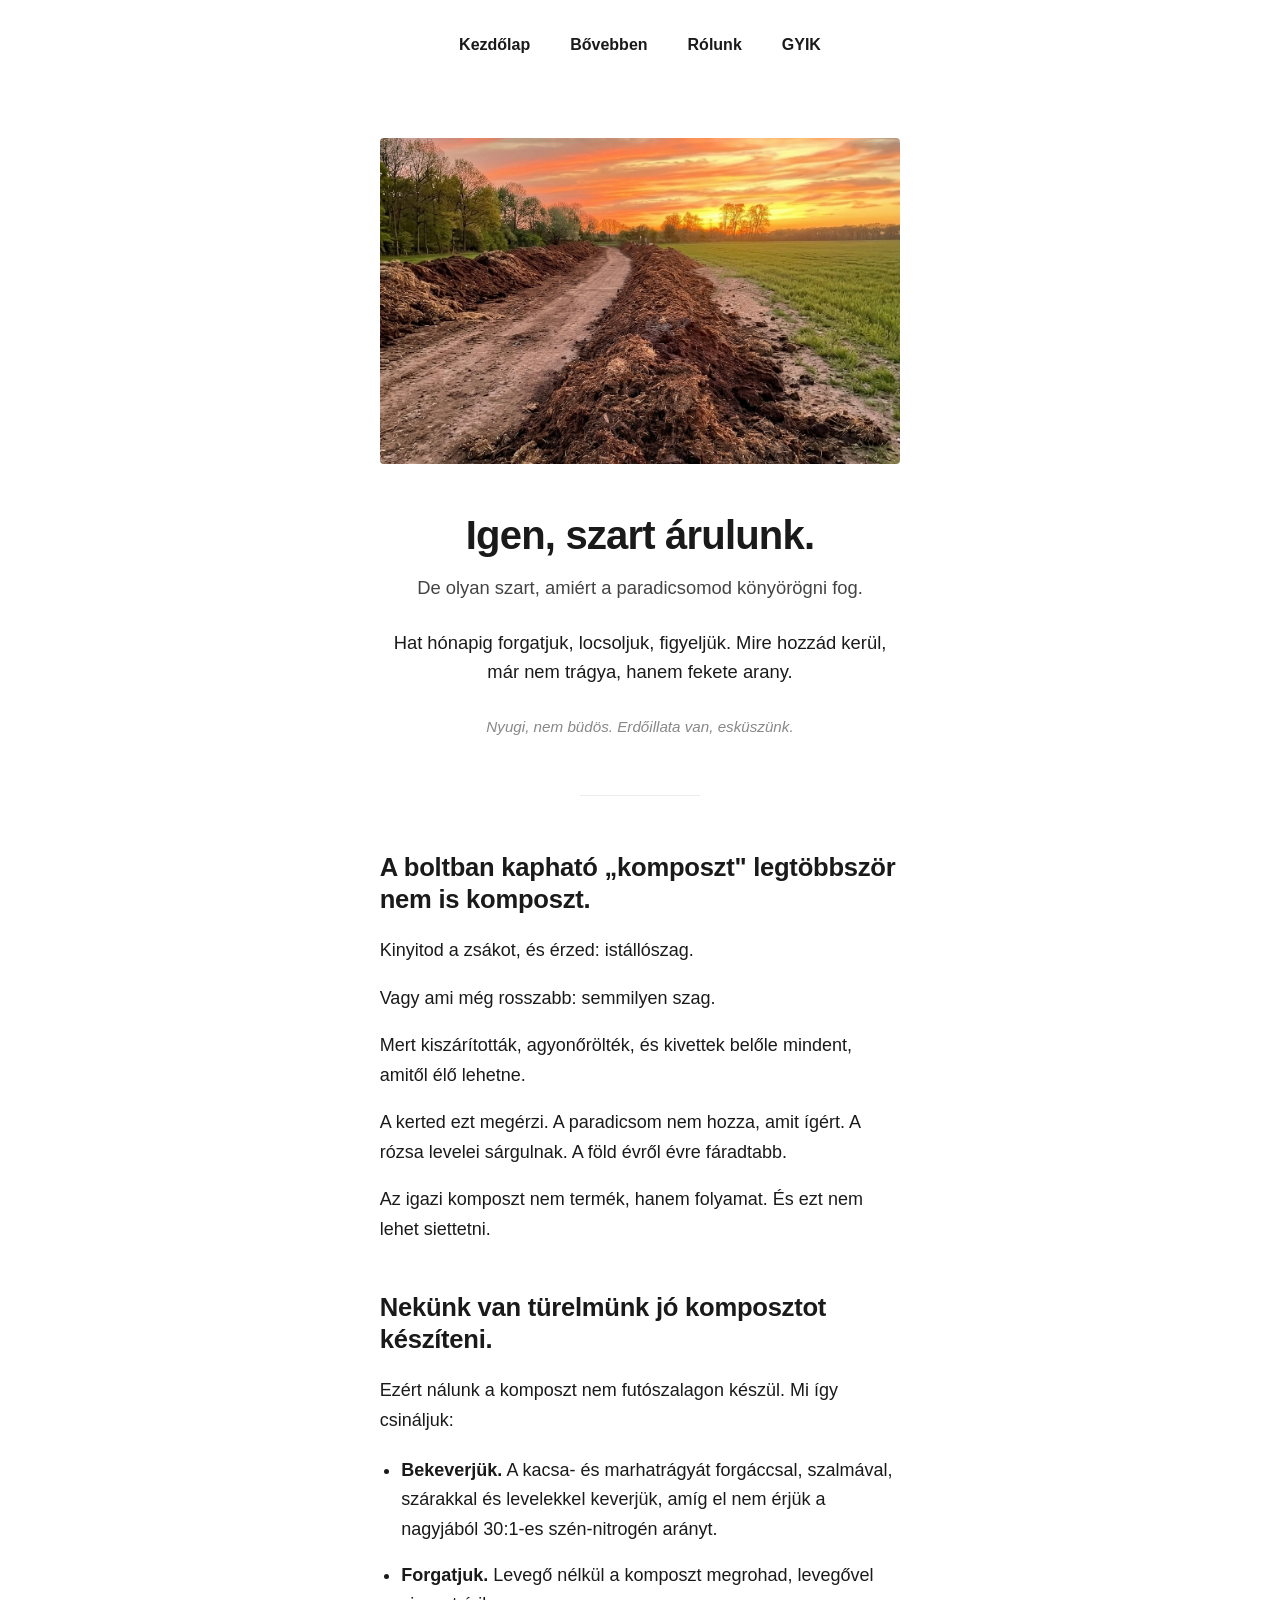
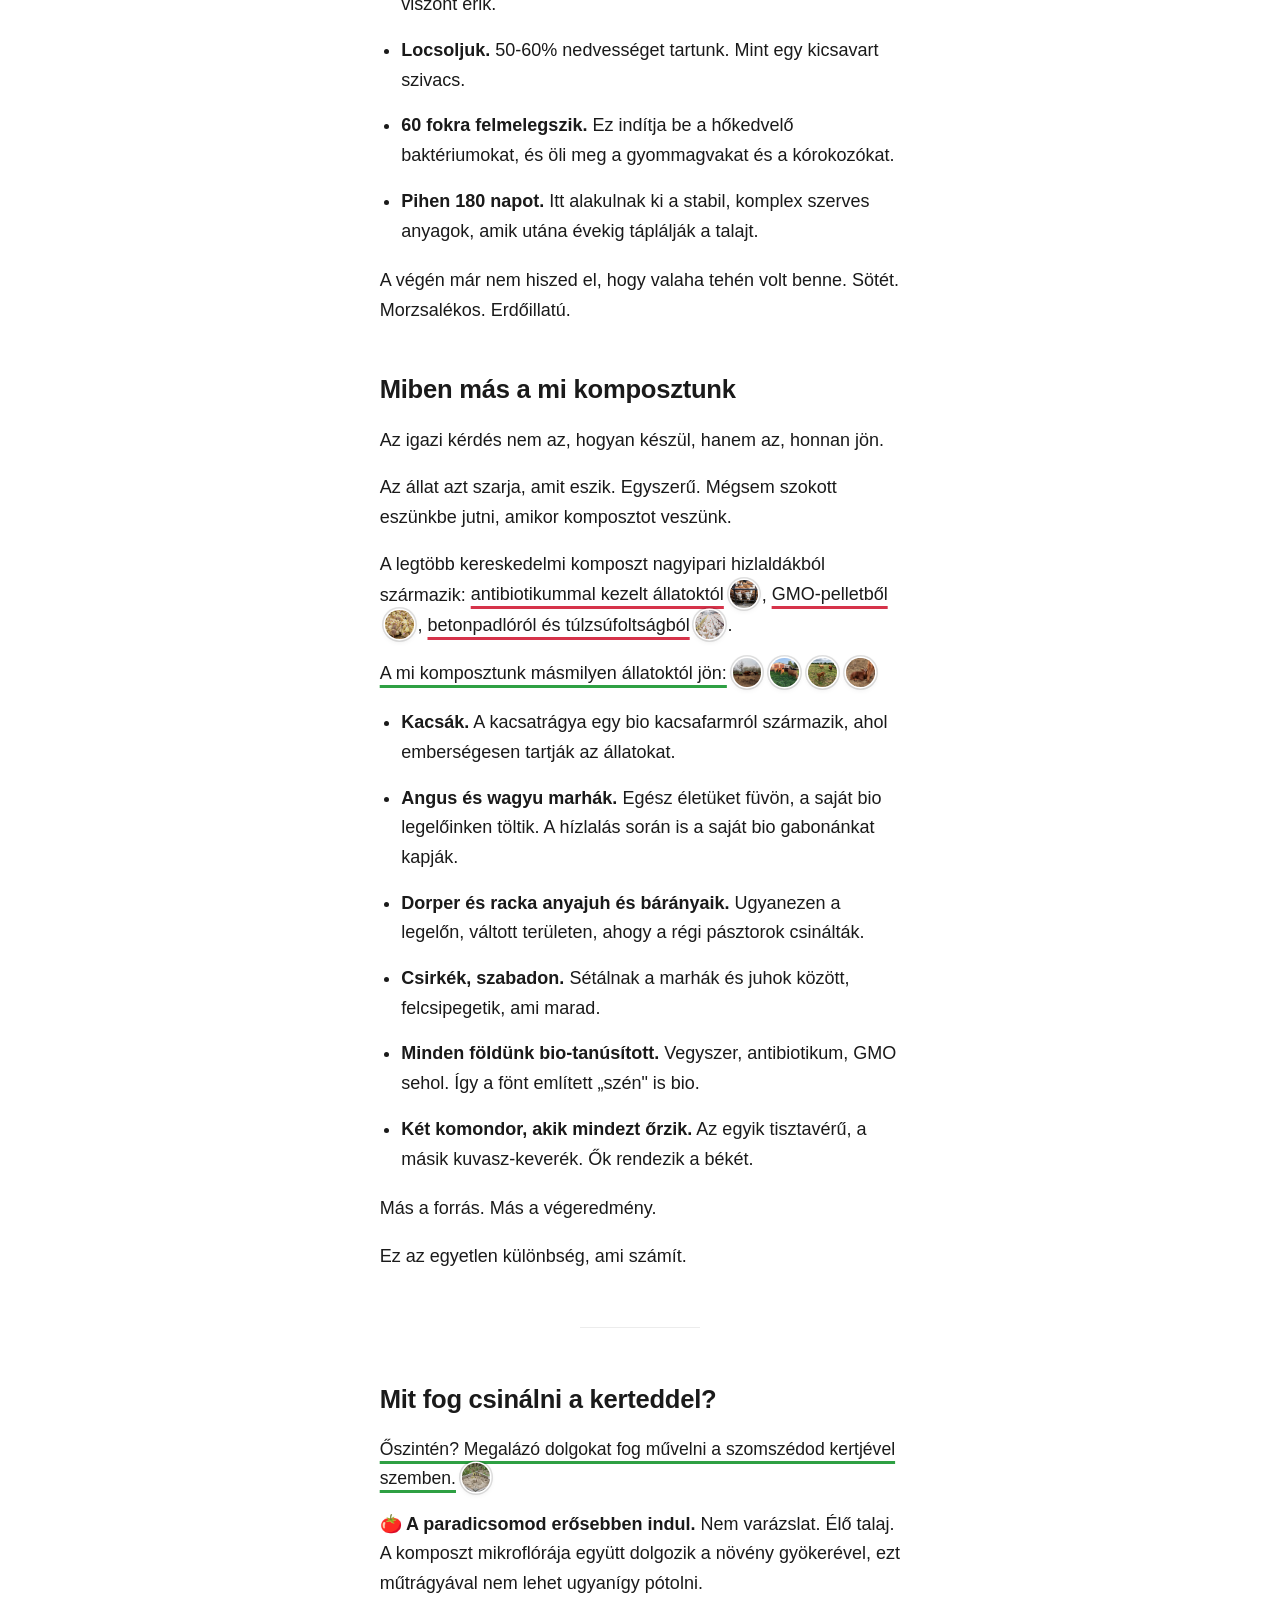
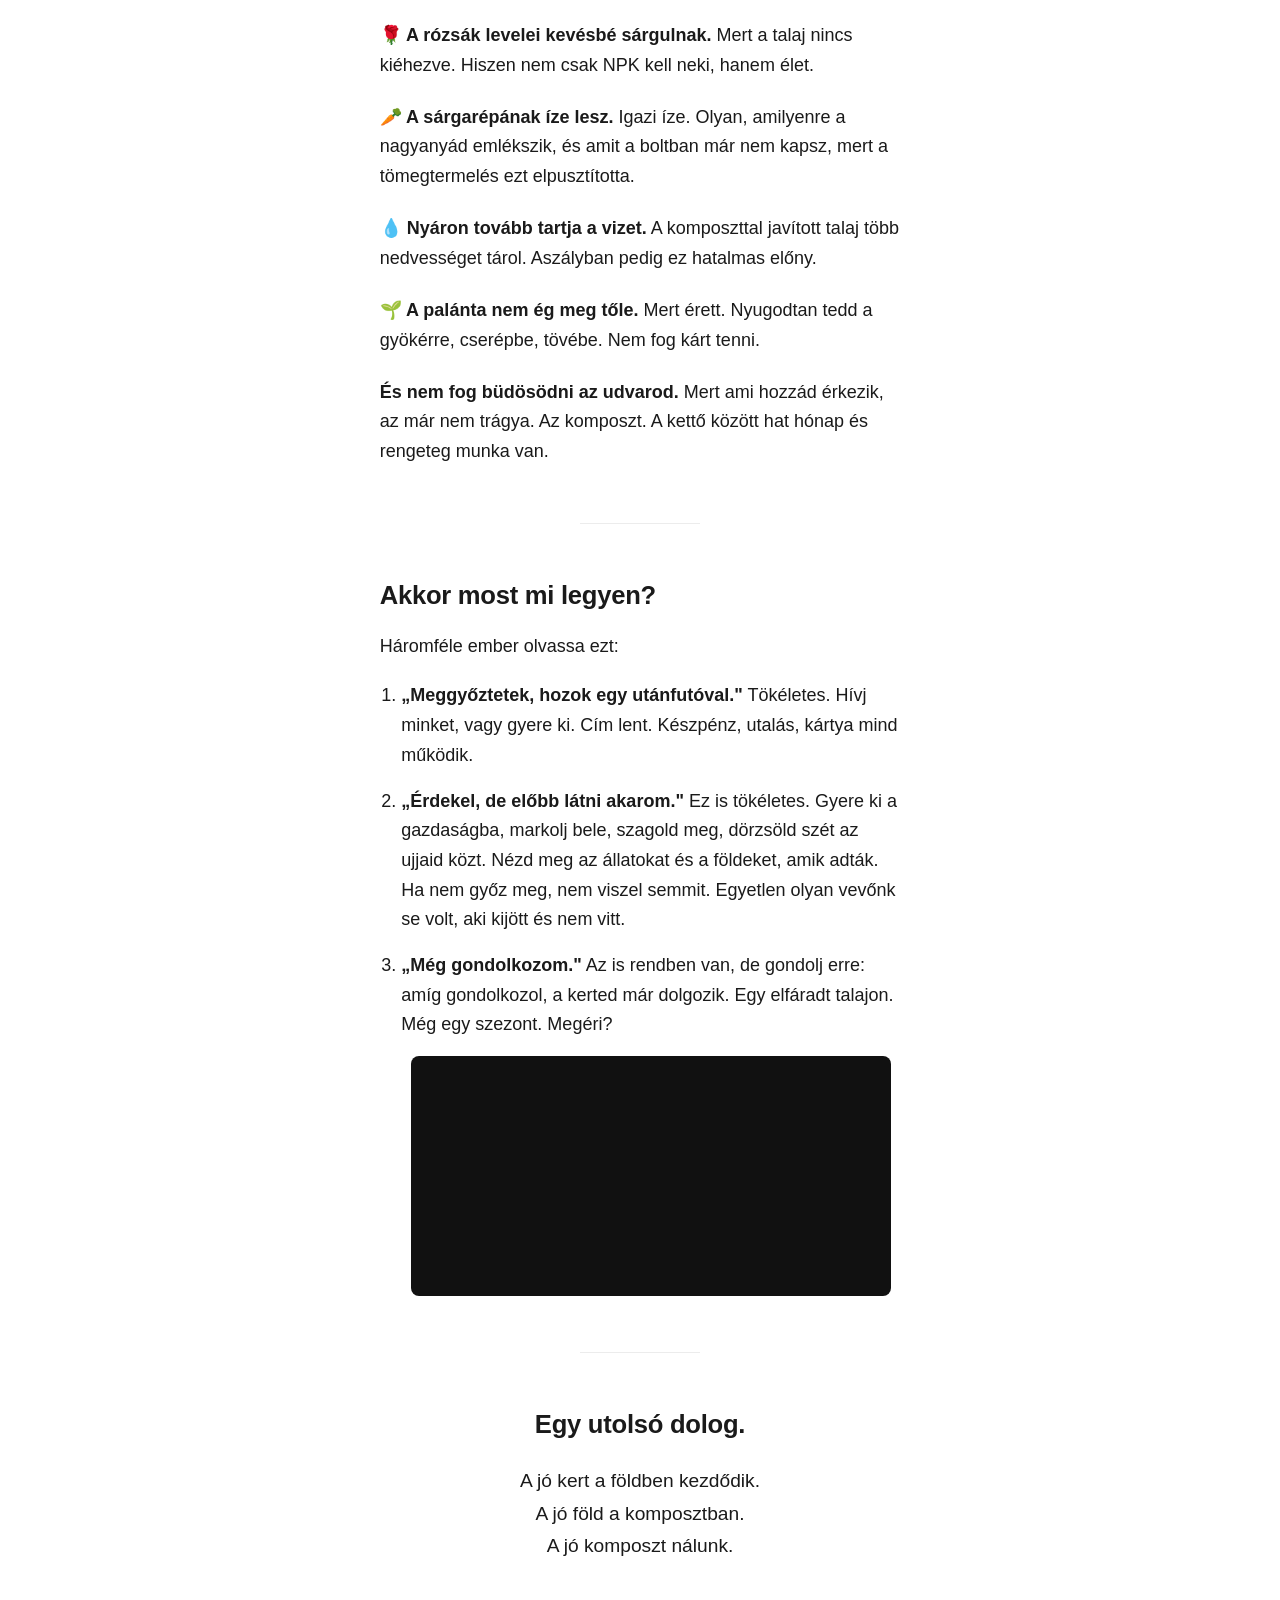
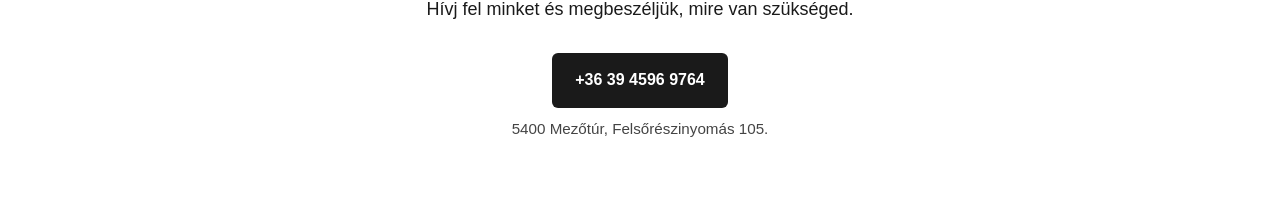
<file: index.html>
<!doctype html>
<html lang="hu">
  <head>
    <meta charset="UTF-8" />
    <meta name="viewport" content="width=device-width, initial-scale=1.0" />
    <title>Igen, szart árulunk: érett marhatrágya komposzt</title>
    <meta
      name="description"
      content="Hat hónapig érlelt marhatrágya komposzt a gazdaságunkból. Sötét, morzsalékos, erdőillatú. Olyan, amiért a paradicsomod könyörögni fog."
    />
    <link rel="stylesheet" href="style.css" />
  </head>
  <body>
    <nav class="topnav">
      <a href="#fent">Kezdőlap</a>
      <a href="termek.html">Bővebben</a>
      <a href="about.html">Rólunk</a>
      <a href="faq.html">GYIK</a>
    </nav>

    <main id="fent">
      <figure class="hero">
        <img
          class="hero-img"
          src="assets/index-hero.jpg"
          alt="Érett komposzt közelről"
        />
      </figure>

      <h1>Igen, szart árulunk.</h1>
      <p class="subhead">
        De olyan szart, amiért a paradicsomod könyörögni fog.
      </p>

      <section class="intro">
        <p>
          Hat hónapig forgatjuk, locsoljuk, figyeljük. Mire hozzád kerül, már
          nem trágya, hanem fekete arany.
        </p>
        <p class="note">Nyugi, nem büdös. Erdőillata van, esküszünk.</p>
      </section>

      <hr />

      <section id="termek">
        <h2>A boltban kapható „komposzt" legtöbbször nem is komposzt.</h2>

        <p>Kinyitod a zsákot, és érzed: istállószag.</p>

        <p>Vagy ami még rosszabb: semmilyen szag.</p>

        <p>
          Mert kiszárították, agyonőrölték, és kivettek belőle mindent, amitől
          élő lehetne.
        </p>

        <p>
          A kerted ezt megérzi. A paradicsom nem hozza, amit ígért. A rózsa
          levelei sárgulnak. A föld évről évre fáradtabb.
        </p>

        <p>
          Az igazi komposzt nem termék, hanem folyamat. És ezt nem lehet
          siettetni.
        </p>

        <h2>Nekünk van türelmünk jó komposztot készíteni.</h2>
        <p>
          Ezért nálunk a komposzt nem futószalagon készül. Mi így csináljuk:
        </p>

        <ul class="method-list">
          <li>
            <span>Bekeverjük.</span> A kacsa- és marhatrágyát forgáccsal,
            szalmával, szárakkal és levelekkel keverjük, amíg el nem érjük a
            nagyjából 30:1-es szén-nitrogén arányt.
          </li>
          <li>
            <span>Forgatjuk.</span> Levegő nélkül a komposzt megrohad, levegővel
            viszont érik.
          </li>
          <li>
            <span>Locsoljuk.</span> 50-60% nedvességet tartunk. Mint egy
            kicsavart szivacs.
          </li>
          <li>
            <span>60 fokra felmelegszik.</span> Ez indítja be a hőkedvelő
            baktériumokat, és öli meg a gyommagvakat és a kórokozókat.
          </li>
          <li>
            <span>Pihen 180 napot.</span> Itt alakulnak ki a stabil, komplex
            szerves anyagok, amik utána évekig táplálják a talajt.
          </li>
        </ul>

        <p>
          A végén már nem hiszed el, hogy valaha tehén volt benne. Sötét.
          Morzsalékos. Erdőillatú.
        </p>

        <h2>Miben más a mi komposztunk</h2>

        <p>Az igazi kérdés nem az, hogyan készül, hanem az, honnan jön.</p>

        <p>
          Az állat azt szarja, amit eszik. Egyszerű. Mégsem szokott eszünkbe
          jutni, amikor komposztot veszünk.
        </p>

        <p>
          A legtöbb kereskedelmi komposzt nagyipari hizlaldákból származik:
          <span class="hov hov-red" tabindex="0"
            >antibiotikummal kezelt állatoktól<img
              class="hov-thumb"
              src="assets/bad-antibiotics.jpg"
              alt="" /><span class="hov-pop"
              ><img
                src="assets/bad-antibiotics.jpg"
                alt="Bezárt, antibiotikummal kezelt szarvasmarhák egy ipari hizlaldában" /></span></span
          >,
          <span class="hov hov-red" tabindex="0"
            >GMO-pelletből<img
              class="hov-thumb"
              src="assets/bad-gmo.jpg"
              alt="" /><span class="hov-pop"
              ><img
                src="assets/bad-gmo.jpg"
                alt="GMO-pellettel etetett kiskacsák, szorosan egymás mellett" /></span></span
          >,
          <span class="hov hov-red" tabindex="0"
            >betonpadlóról és túlzsúfoltságból<img
              class="hov-thumb"
              src="assets/bad-concrete.jpg"
              alt="" /><span class="hov-pop"
              ><img
                src="assets/bad-concrete.jpg"
                alt="Túlzsúfolt, betonpadlós ipari csirkefarm" /></span></span
          >.
        </p>

        <p>
          <span class="hov hov-green" tabindex="0"
            >A mi komposztunk másmilyen állatoktól jön:<img
              class="hov-thumb"
              src="assets/source-pile.jpg"
              alt="" /><img
              class="hov-thumb"
              src="assets/source-left.jpg"
              alt="" /><img
              class="hov-thumb"
              src="assets/source-right.jpg"
              alt="" /><img
              class="hov-thumb"
              src="assets/source-calf.jpg"
              alt="" /><span class="hov-pop-left"
              ><img
                src="assets/source-pile.jpg"
                alt="Marhák a komposztkupacnál, csirkékkel" /><img
                src="assets/source-left.jpg"
                alt="A gazdaság állatai, balra" /></span
            ><span class="hov-pop-right"
              ><img
                src="assets/source-right.jpg"
                alt="A gazdaság állatai, jobbra" /><img
                src="assets/source-calf.jpg"
                alt="Újszülött borjú a szalmán" /></span
          ></span>
        </p>

        <ul class="source-list">
          <li>
            <span>Kacsák.</span> A kacsatrágya egy bio kacsafarmról származik,
            ahol emberségesen tartják az állatokat.
          </li>
          <li>
            <span>Angus és wagyu marhák.</span> Egész életüket füvön, a saját
            bio legelőinken töltik. A hízlalás során is a saját bio gabonánkat
            kapják.
          </li>
          <li>
            <span>Dorper és racka anyajuh és bárányaik.</span> Ugyanezen a
            legelőn, váltott területen, ahogy a régi pásztorok csinálták.
          </li>
          <li>
            <span>Csirkék, szabadon.</span> Sétálnak a marhák és juhok között,
            felcsipegetik, ami marad.
          </li>
          <li>
            <span>Minden földünk bio-tanúsított.</span> Vegyszer, antibiotikum,
            GMO sehol. Így a fönt említett „szén" is bio.
          </li>
          <li>
            <span>Két komondor, akik mindezt őrzik.</span> Az egyik tisztavérű,
            a másik kuvasz-keverék. Ők rendezik a békét.
          </li>
        </ul>

        <p>Más a forrás. Más a végeredmény.</p>
        <p>Ez az egyetlen különbség, ami számít.</p>
      </section>

      <hr />

      <section>
        <h2>Mit fog csinálni a kerteddel?</h2>

        <p class="lead-line">
          <span class="hov hov-green" tabindex="0"
            >Őszintén? Megalázó dolgokat fog művelni a szomszédod kertjével
            szemben.<img
              class="hov-thumb"
              src="assets/before-after-poster.jpg"
              alt="" /><span class="hov-pop"
              ><video
                src="assets/before-after.mp4"
                autoplay
                loop
                muted
                playsinline
                poster="assets/before-after-poster.jpg"
              ></video></span
          ></span>
        </p>

        <ul class="benefits">
          <li>
            <span>🍅 A paradicsomod erősebben indul.</span> Nem varázslat. Élő
            talaj. A komposzt mikroflórája együtt dolgozik a növény gyökerével,
            ezt műtrágyával nem lehet ugyanígy pótolni.
          </li>

          <li>
            <span>🌹 A rózsák levelei kevésbé sárgulnak.</span> Mert a talaj
            nincs kiéhezve. Hiszen nem csak NPK kell neki, hanem élet.
          </li>

          <li>
            <span>🥕 A sárgarépának íze lesz.</span> Igazi íze. Olyan, amilyenre
            a nagyanyád emlékszik, és amit a boltban már nem kapsz, mert a
            tömegtermelés ezt elpusztította.
          </li>

          <li>
            <span>💧 Nyáron tovább tartja a vizet.</span> A komposzttal javított
            talaj több nedvességet tárol. Aszályban pedig ez hatalmas előny.
          </li>

          <li>
            <span>🌱 A palánta nem ég meg tőle.</span> Mert érett. Nyugodtan
            tedd a gyökérre, cserépbe, tövébe. Nem fog kárt tenni.
          </li>

          <li>
            <span>És nem fog büdösödni az udvarod.</span> Mert ami hozzád
            érkezik, az már nem trágya. Az komposzt. A kettő között hat hónap és
            rengeteg munka van.
          </li>
        </ul>
      </section>

      <hr />

      <section id="kapcsolat">
        <h2>Akkor most mi legyen?</h2>

        <p>Háromféle ember olvassa ezt:</p>

        <ol class="next-steps">
          <li>
            <span>„Meggyőztetek, hozok egy utánfutóval."</span> Tökéletes. Hívj
            minket, vagy gyere ki. Cím lent. Készpénz, utalás, kártya mind
            működik.
          </li>
          <li>
            <span>„Érdekel, de előbb látni akarom."</span> Ez is tökéletes.
            Gyere ki a gazdaságba, markolj bele, szagold meg, dörzsöld szét az
            ujjaid közt. Nézd meg az állatokat és a földeket, amik adták. Ha nem
            győz meg, nem viszel semmit. Egyetlen olyan vevőnk se volt, aki
            kijött és nem vitt.
          </li>
          <li>
            <span>„Még gondolkozom."</span> Az is rendben van, de gondolj erre:
            amíg gondolkozol, a kerted már dolgozik. Egy elfáradt talajon. Még
            egy szezont. Megéri?
            <video
              class="inline-video"
              src="assets/thinking-garden.mp4"
              autoplay
              loop
              muted
              playsinline
            ></video>
          </li>
        </ol>
      </section>

      <hr />

      <section class="closing" id="cim">
        <h2>Egy utolsó dolog.</h2>
        <p class="tagline">
          A jó kert a földben kezdődik.<br />
          A jó föld a komposztban.<br />
          A jó komposzt nálunk.
        </p>

        <p>Hívj fel minket és megbeszéljük, mire van szükséged.</p>

        <div class="cta-row">
          <a href="tel:+363945969764" class="btn btn-primary"
            >+36 39 4596 9764</a
          >
        </div>

        <p class="contact-line">5400 Mezőtúr, Felsőrészinyomás 105.</p>
      </section>
    </main>

    <script>
      (function () {
        var body = document.body;

        function dismiss() {
          body.classList.add("dismiss-hovers");
          if (
            document.activeElement &&
            document.activeElement.classList &&
            document.activeElement.classList.contains("hov")
          ) {
            document.activeElement.blur();
          }
        }
        function clearDismiss() {
          body.classList.remove("dismiss-hovers");
        }

        document.addEventListener(
          "click",
          function (e) {
            if (!e.target.closest(".hov")) dismiss();
            else clearDismiss();
          },
          true
        );

        window.addEventListener("scroll", dismiss, { passive: true });
        window.addEventListener("touchmove", dismiss, { passive: true });

        document.querySelectorAll(".hov").forEach(function (h) {
          h.addEventListener("mouseenter", clearDismiss);
          h.addEventListener("focus", clearDismiss);
          h.addEventListener("touchstart", clearDismiss, { passive: true });
        });
      })();
    </script>
  </body>
</html>
</file>
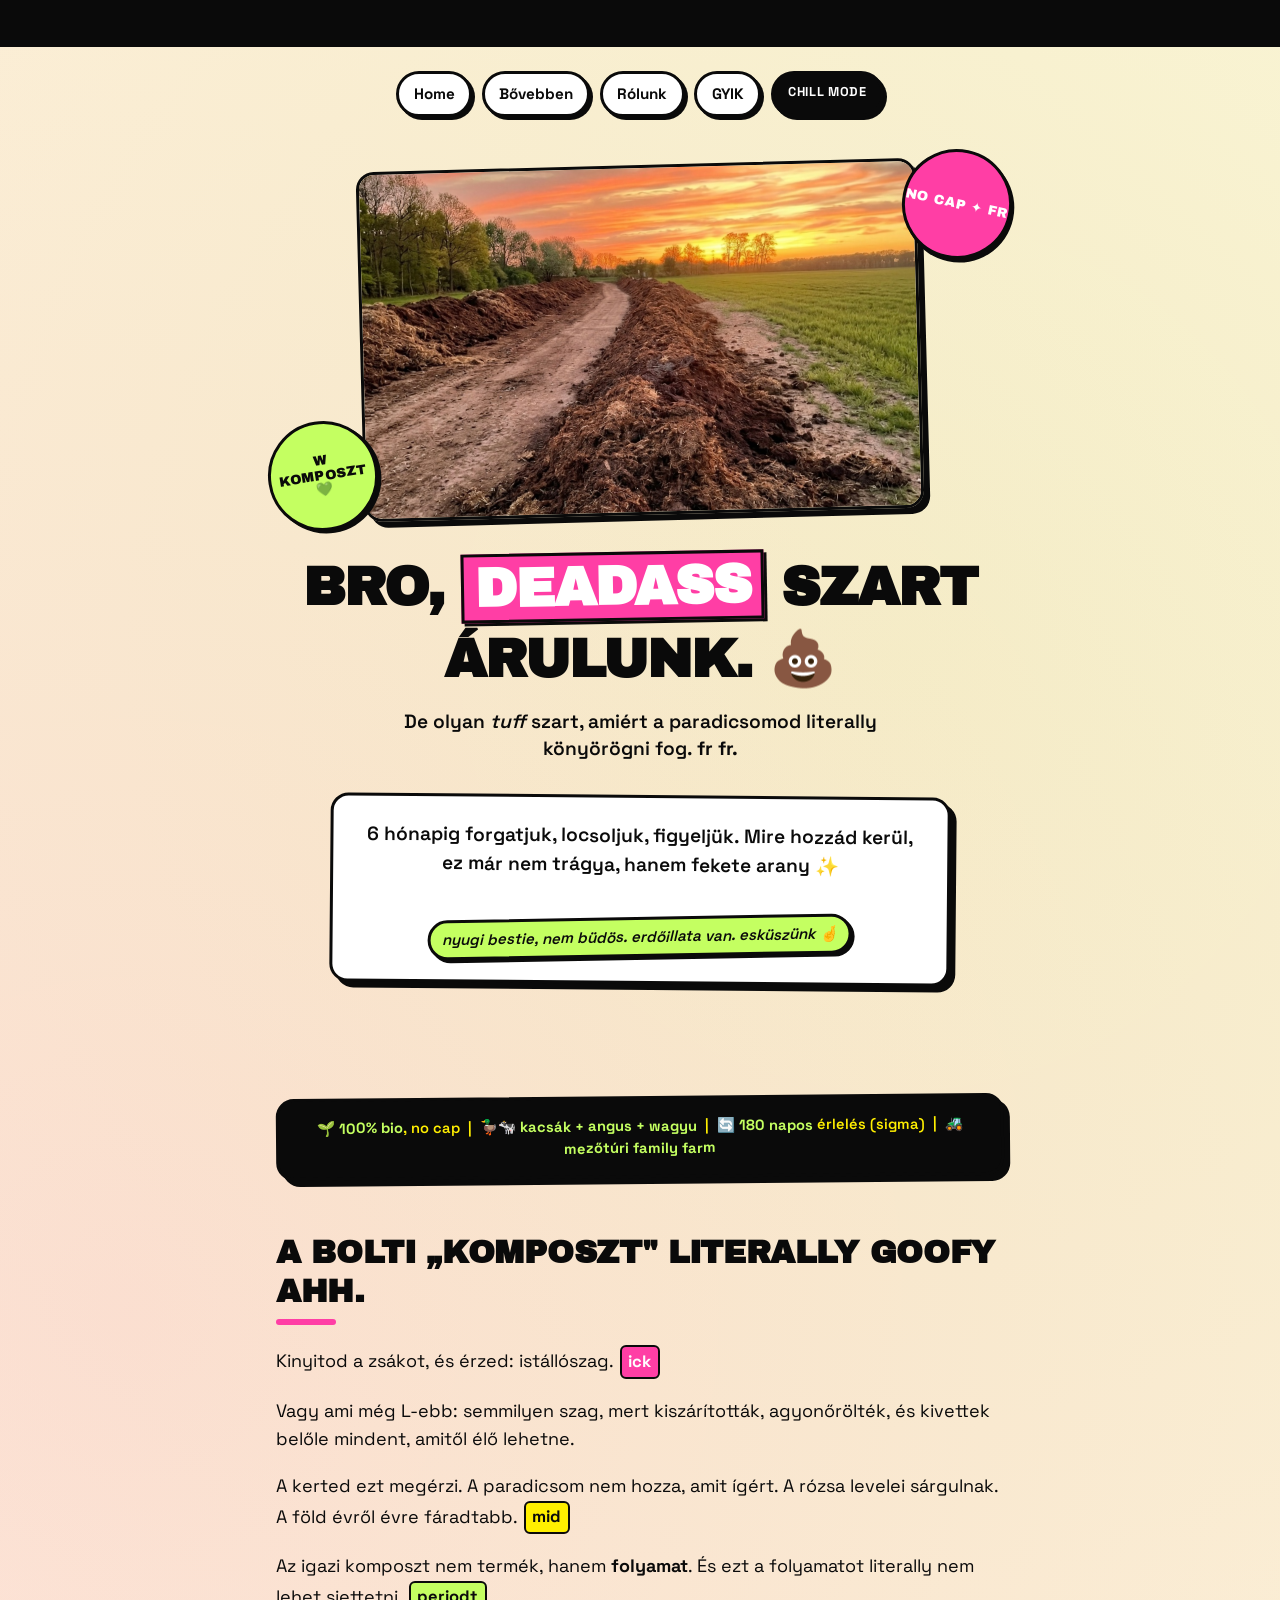
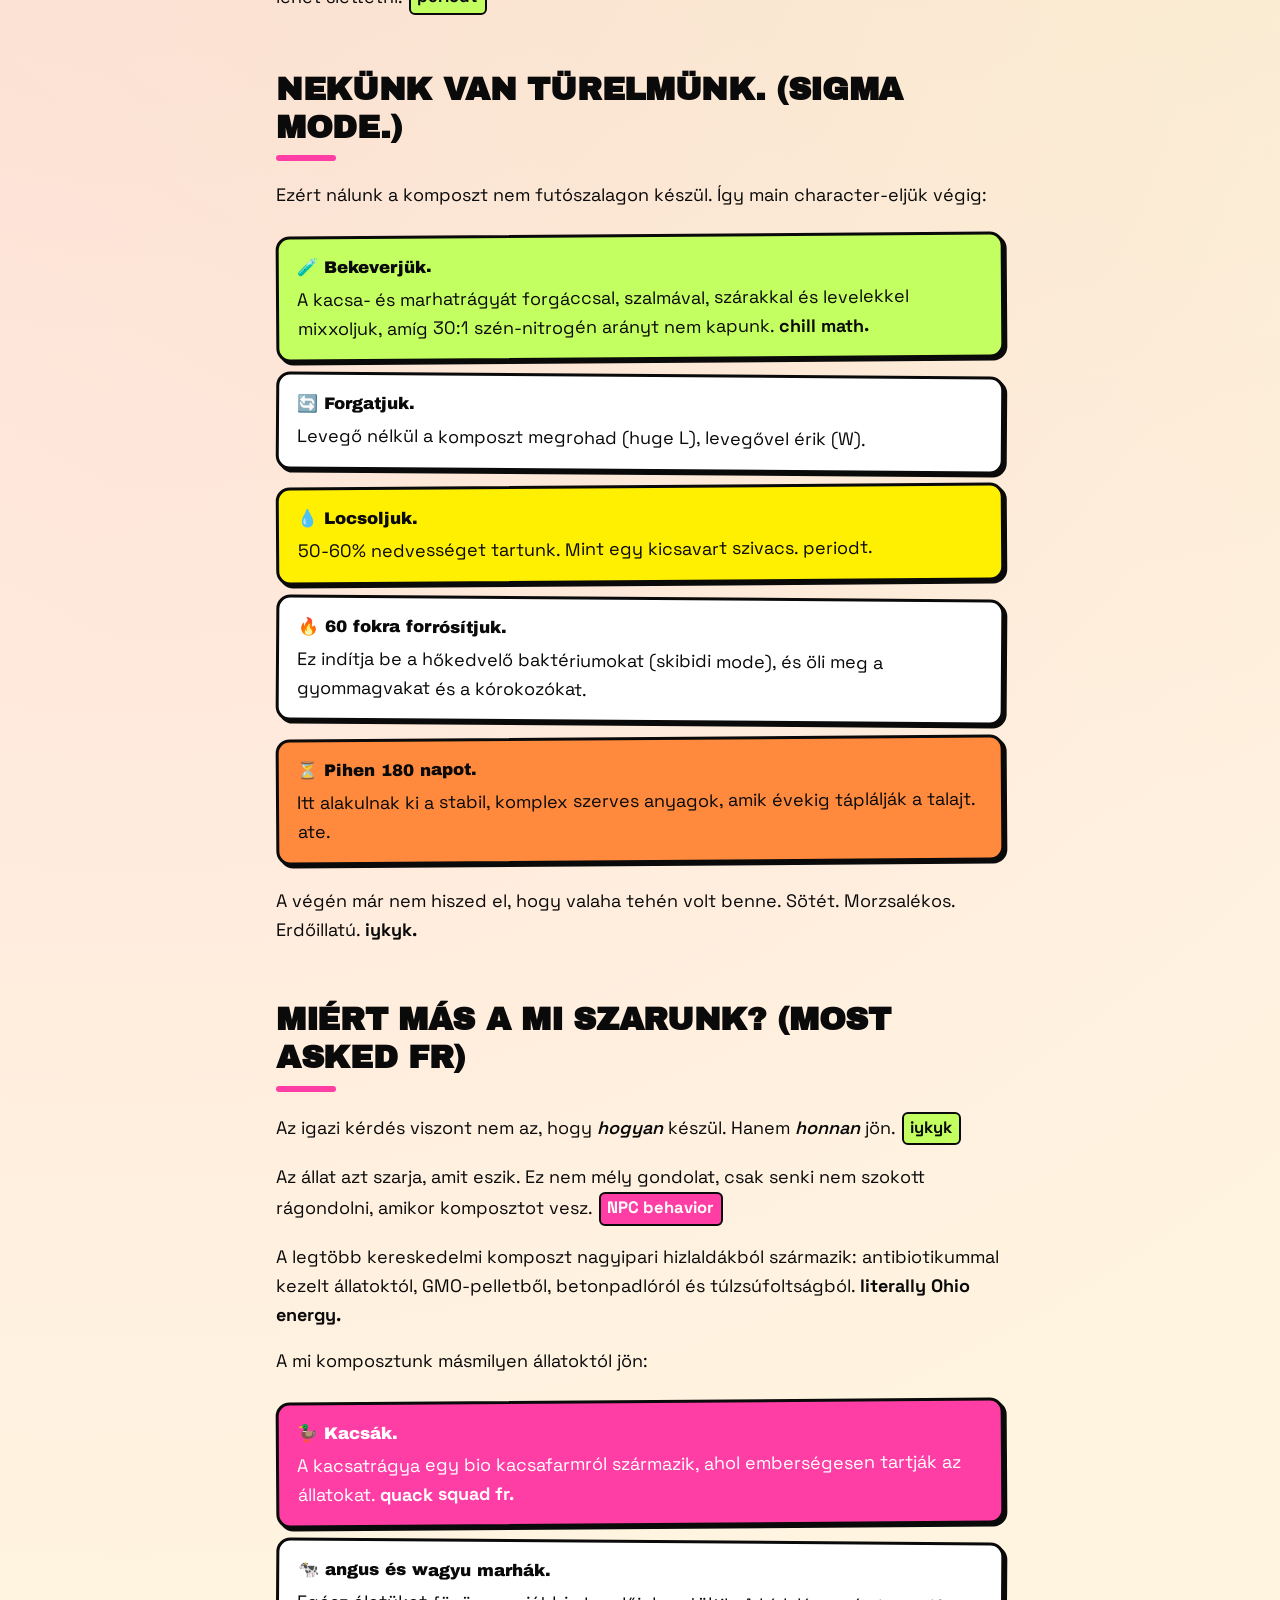
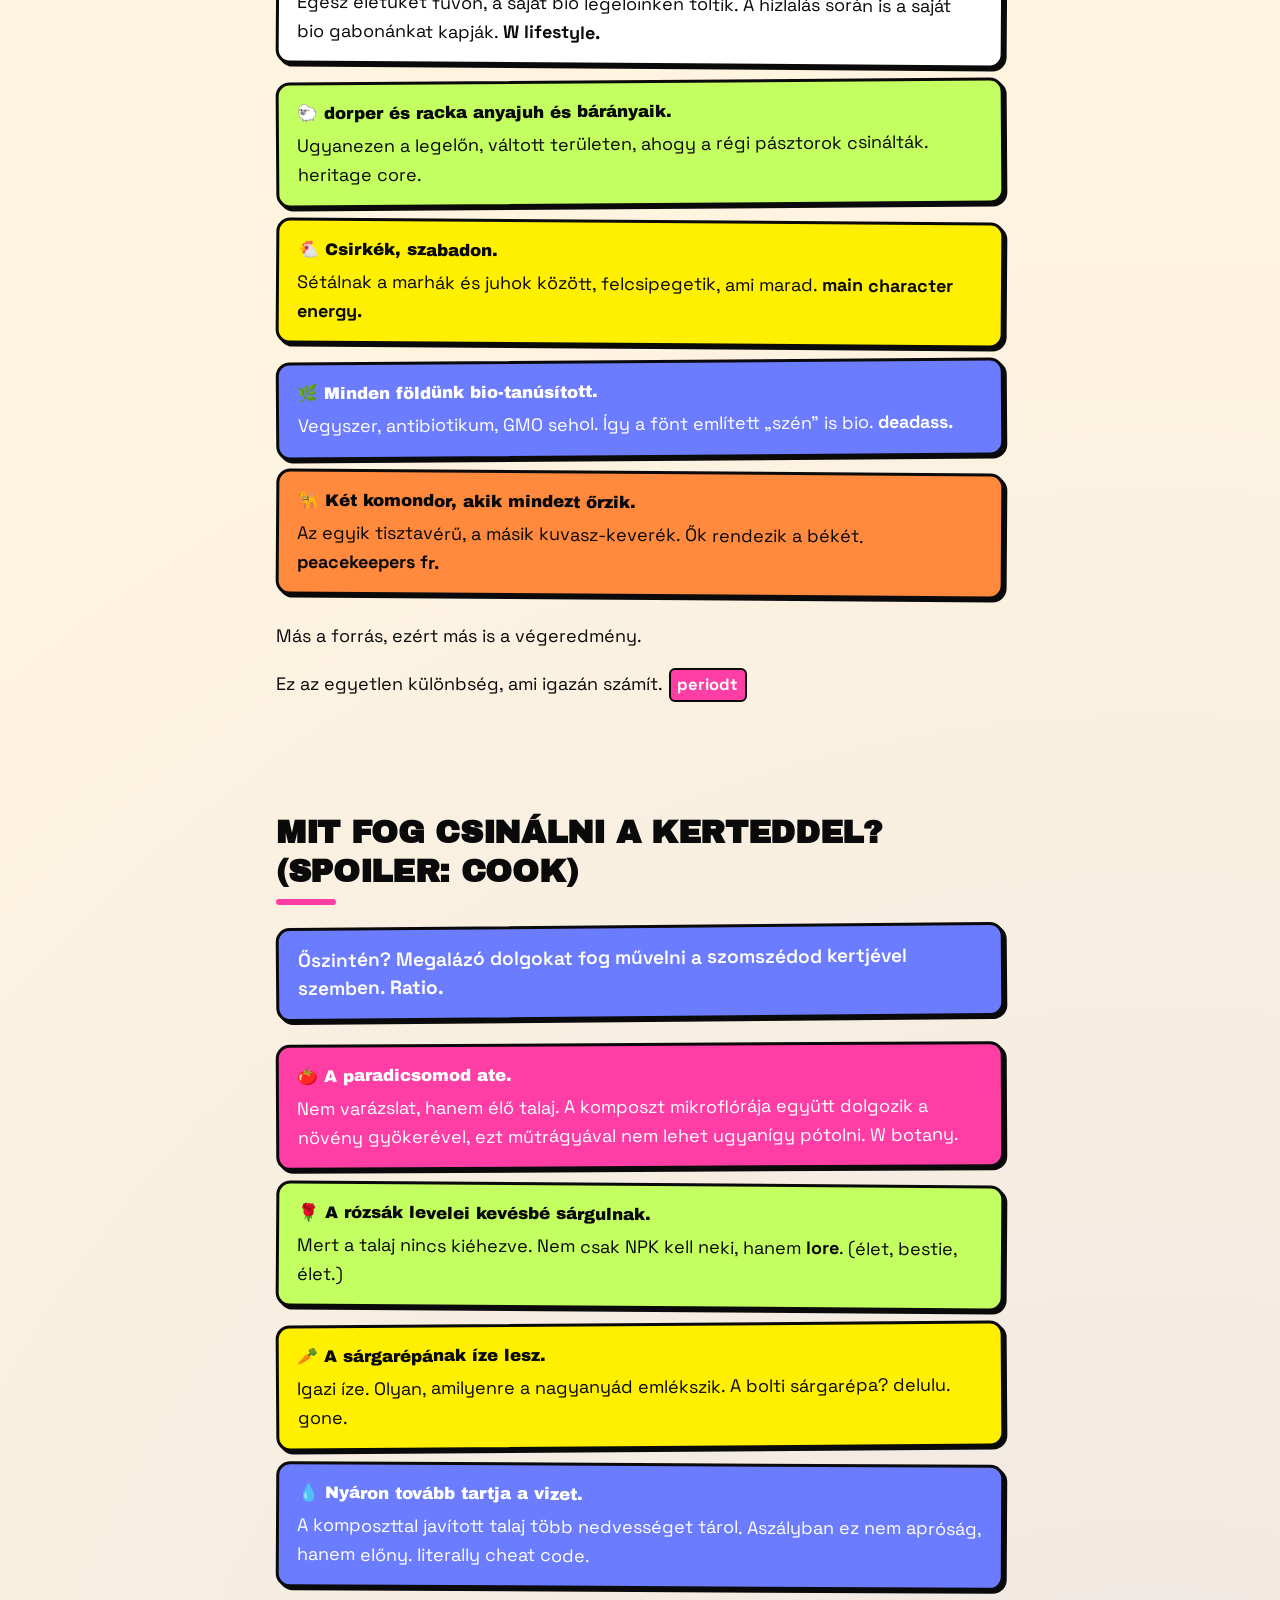
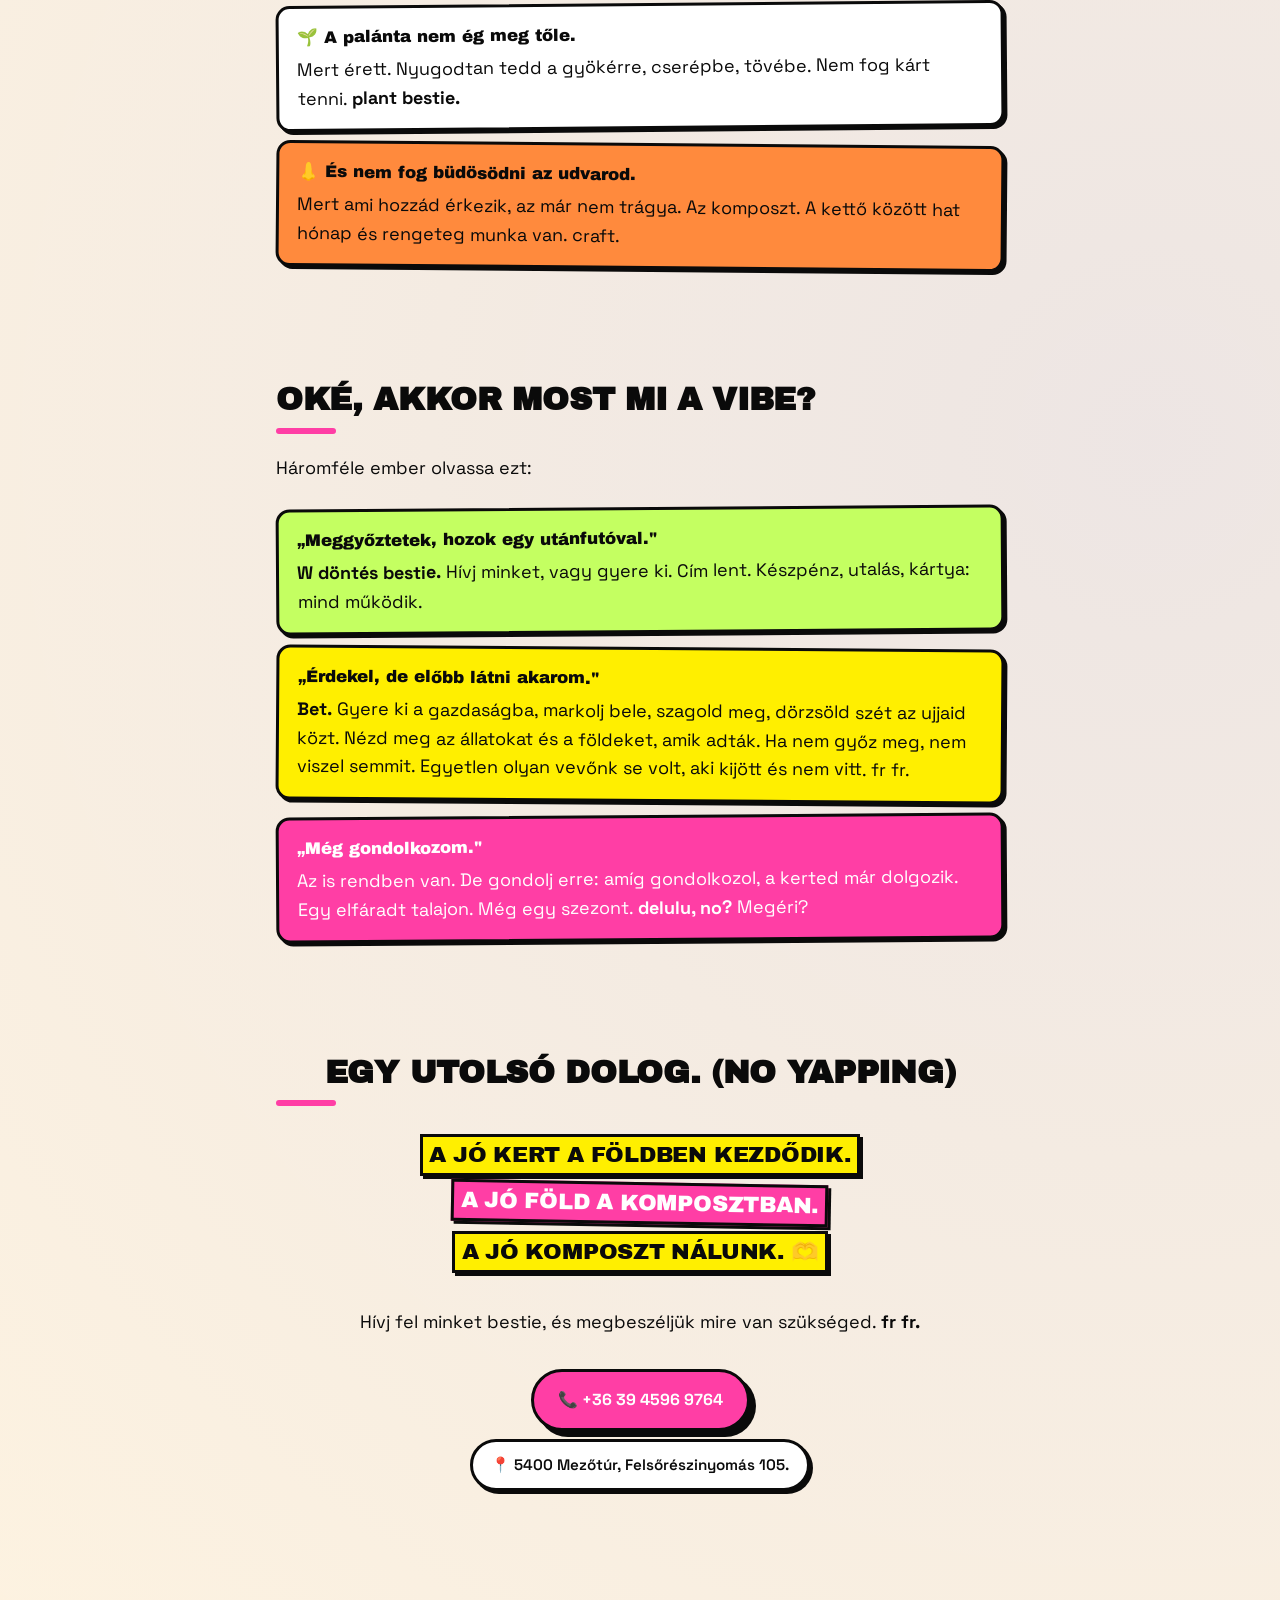
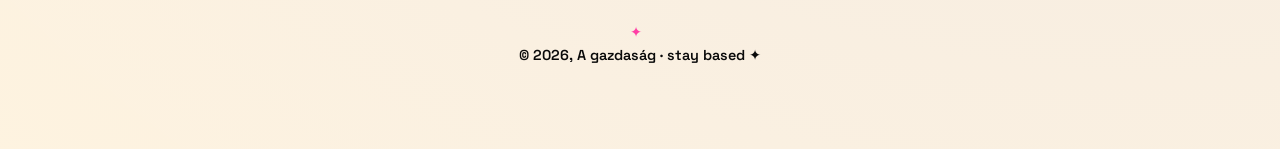
<file: genz/index.html>
<!DOCTYPE html>
<html lang="hu">
<head>
  <meta charset="UTF-8">
  <meta name="viewport" content="width=device-width, initial-scale=1.0">
  <title>Bro, literally szart árulunk 💩🔥: érett komposzt</title>
  <meta name="description" content="Hat hónapig érlelt marhatrágya komposzt, deadass a saját gazdaságunkból. Sötét, morzsalékos, erdőillatú. No cap.">
  <link rel="stylesheet" href="style.css">
</head>
<body>

  <div class="marquee" aria-hidden="true">
    <div class="marquee-track">
      <span>💩 LITERALLY THE HOTTEST SHIT THIS SUMMER</span><span class="dot">✦</span>
      <span>NO CAP</span><span class="dot">✦</span>
      <span>BIO TANÚSÍTOTT W</span><span class="dot">✦</span>
      <span>180 NAPOS ÉRLELÉS (SIGMA MOOD)</span><span class="dot">✦</span>
      <span>NEM BÜDÖS FR FR</span><span class="dot">✦</span>
      <span>kacsák · angus · wagyu · dorper · racka</span><span class="dot">✦</span>
      <span>SAJÁT GAZDASÁG, FAMILY CORE</span><span class="dot">✦</span>
      <span>💩 LITERALLY THE HOTTEST SHIT THIS SUMMER</span><span class="dot">✦</span>
      <span>NO CAP</span><span class="dot">✦</span>
      <span>BIO TANÚSÍTOTT W</span><span class="dot">✦</span>
    </div>
  </div>

  <nav class="topnav">
    <a href="#fent">Home</a>
    <a href="termek.html">Bővebben</a>
    <a href="about.html">Rólunk</a>
    <a href="faq.html">GYIK</a>
    <a href="../index.html" class="chill">chill mode</a>
  </nav>

  <main id="fent">

    <figure class="hero">
      <span class="sticker sticker-tr">no cap ✦ fr</span>
      <span class="sticker sticker-bl">W komposzt 💚</span>
      <img class="hero-img" src="../assets/index-hero.jpg" alt="Érett komposzt közelről, deadass">
    </figure>

    <h1>Bro, <span class="hl hl-pink">deadass</span> szart árulunk. 💩</h1>
    <p class="subhead">De olyan <em>tuff</em> szart, amiért a paradicsomod literally könyörögni fog. <strong>fr fr.</strong></p>

    <section class="intro">
      <p>6 hónapig forgatjuk, locsoljuk, figyeljük. Mire hozzád kerül, ez már nem trágya, hanem fekete arany ✨</p>
      <p class="note">nyugi bestie, nem büdös. erdőillata van. esküszünk 🤞</p>
    </section>

    <hr>

    <section id="termek">
      <p class="trust-bar">🌱 <strong>100% bio</strong>, no cap &nbsp;|&nbsp; 🦆🐄 <strong>kacsák + angus + wagyu</strong> &nbsp;|&nbsp; 🔄 <strong>180 napos</strong> érlelés (sigma) &nbsp;|&nbsp; 🚜 <strong>mezőtúri family farm</strong></p>

      <h2>A bolti „komposzt" literally goofy ahh.</h2>

      <p>Kinyitod a zsákot, és érzed: istállószag. <span class="tag tag-pink">ick</span></p>

      <p>Vagy ami még L-ebb: semmilyen szag, mert kiszárították, agyonőrölték, és kivettek belőle mindent, amitől élő lehetne.</p>

      <p>A kerted ezt megérzi. A paradicsom nem hozza, amit ígért. A rózsa levelei sárgulnak. A föld évről évre fáradtabb. <span class="tag">mid</span></p>

      <p>Az igazi komposzt nem termék, hanem <strong>folyamat</strong>. És ezt a folyamatot literally nem lehet siettetni. <span class="tag tag-lime">periodt</span></p>

      <h2>Nekünk van türelmünk. (Sigma mode.)</h2>
      <p>Ezért nálunk a komposzt nem futószalagon készül. Így main character-eljük végig:</p>

      <ul class="method-list">
        <li><span>🧪 Bekeverjük.</span> A kacsa- és marhatrágyát forgáccsal, szalmával, szárakkal és levelekkel mixxoljuk, amíg 30:1 szén-nitrogén arányt nem kapunk. <strong>chill math.</strong></li>
        <li><span>🔄 Forgatjuk.</span> Levegő nélkül a komposzt megrohad (huge L), levegővel érik (W).</li>
        <li><span>💧 Locsoljuk.</span> 50-60% nedvességet tartunk. Mint egy kicsavart szivacs. periodt.</li>
        <li><span>🔥 60 fokra forrósítjuk.</span> Ez indítja be a hőkedvelő baktériumokat (skibidi mode), és öli meg a gyommagvakat és a kórokozókat.</li>
        <li><span>⏳ Pihen 180 napot.</span> Itt alakulnak ki a stabil, komplex szerves anyagok, amik évekig táplálják a talajt. ate.</li>
      </ul>

      <p>A végén már nem hiszed el, hogy valaha tehén volt benne. Sötét. Morzsalékos. Erdőillatú. <strong>iykyk.</strong></p>

      <h2>Miért más a mi szarunk? (most asked fr)</h2>

      <p>Az igazi kérdés viszont nem az, hogy <em>hogyan</em> készül. Hanem <em>honnan</em> jön. <span class="tag tag-lime">iykyk</span></p>

      <p>Az állat azt szarja, amit eszik. Ez nem mély gondolat, csak senki nem szokott rágondolni, amikor komposztot vesz. <span class="tag tag-pink">NPC behavior</span></p>

      <p>A legtöbb kereskedelmi komposzt nagyipari hizlaldákból származik: antibiotikummal kezelt állatoktól, GMO-pelletből, betonpadlóról és túlzsúfoltságból. <strong>literally Ohio energy.</strong></p>

      <p>A mi komposztunk másmilyen állatoktól jön:</p>

      <ul class="source-list">
        <li><span>🦆 Kacsák.</span> A kacsatrágya egy bio kacsafarmról származik, ahol emberségesen tartják az állatokat. <strong>quack squad fr.</strong></li>
        <li><span>🐄 angus és wagyu marhák.</span> Egész életüket füvön, a saját bio legelőinken töltik. A hízlalás során is a saját bio gabonánkat kapják. <strong>W lifestyle.</strong></li>
        <li><span>🐑 dorper és racka anyajuh és bárányaik.</span> Ugyanezen a legelőn, váltott területen, ahogy a régi pásztorok csinálták. heritage core.</li>
        <li><span>🐔 Csirkék, szabadon.</span> Sétálnak a marhák és juhok között, felcsipegetik, ami marad. <strong>main character energy.</strong></li>
        <li><span>🌿 Minden földünk bio-tanúsított.</span> Vegyszer, antibiotikum, GMO sehol. Így a fönt említett „szén" is bio. <strong>deadass.</strong></li>
        <li><span>🦮 Két komondor, akik mindezt őrzik.</span> Az egyik tisztavérű, a másik kuvasz-keverék. Ők rendezik a békét. <strong>peacekeepers fr.</strong></li>
      </ul>

      <p>Más a forrás, ezért más is a végeredmény.</p>
      <p>Ez az egyetlen különbség, ami igazán számít. <span class="tag tag-pink">periodt</span></p>
    </section>

    <hr>

    <section>
      <h2>Mit fog csinálni a kerteddel? (spoiler: COOK)</h2>

      <p class="lead-line">Őszintén? Megalázó dolgokat fog művelni a szomszédod kertjével szemben. <strong>Ratio.</strong></p>

      <ul class="benefits">
        <li><span>🍅 A paradicsomod ate.</span> Nem varázslat, hanem élő talaj. A komposzt mikroflórája együtt dolgozik a növény gyökerével, ezt műtrágyával nem lehet ugyanígy pótolni. W botany.</li>

        <li><span>🌹 A rózsák levelei kevésbé sárgulnak.</span> Mert a talaj nincs kiéhezve. Nem csak NPK kell neki, hanem <strong>lore</strong>. (élet, bestie, élet.)</li>

        <li><span>🥕 A sárgarépának íze lesz.</span> Igazi íze. Olyan, amilyenre a nagyanyád emlékszik. A bolti sárgarépa? delulu. gone.</li>

        <li><span>💧 Nyáron tovább tartja a vizet.</span> A komposzttal javított talaj több nedvességet tárol. Aszályban ez nem apróság, hanem előny. literally cheat code.</li>

        <li><span>🌱 A palánta nem ég meg tőle.</span> Mert érett. Nyugodtan tedd a gyökérre, cserépbe, tövébe. Nem fog kárt tenni. <strong>plant bestie.</strong></li>

        <li><span>👃 És nem fog büdösödni az udvarod.</span> Mert ami hozzád érkezik, az már nem trágya. Az komposzt. A kettő között hat hónap és rengeteg munka van. craft.</li>
      </ul>
    </section>

    <hr>

    <section id="kapcsolat">
      <h2>Oké, akkor most mi a vibe?</h2>

      <p>Háromféle ember olvassa ezt:</p>

      <ol class="next-steps">
        <li><span>„Meggyőztetek, hozok egy utánfutóval."</span> <strong>W döntés bestie.</strong> Hívj minket, vagy gyere ki. Cím lent. Készpénz, utalás, kártya: mind működik.</li>
        <li><span>„Érdekel, de előbb látni akarom."</span> <strong>Bet.</strong> Gyere ki a gazdaságba, markolj bele, szagold meg, dörzsöld szét az ujjaid közt. Nézd meg az állatokat és a földeket, amik adták. Ha nem győz meg, nem viszel semmit. Egyetlen olyan vevőnk se volt, aki kijött és nem vitt. fr fr.</li>
        <li><span>„Még gondolkozom."</span> Az is rendben van. De gondolj erre: amíg gondolkozol, a kerted már dolgozik. Egy elfáradt talajon. Még egy szezont. <strong>delulu, no?</strong> Megéri?</li>
      </ol>
    </section>

    <hr>

    <section class="closing" id="cim">
      <h2>Egy utolsó dolog. (no yapping)</h2>
      <p class="tagline">
        <span>A jó kert a földben kezdődik.</span><br>
        <span>A jó föld a komposztban.</span><br>
        <span>A jó komposzt nálunk. 🫶</span>
      </p>

      <p>Hívj fel minket bestie, és megbeszéljük mire van szükséged. <strong>fr fr.</strong></p>

      <div class="cta-row">
        <a href="tel:+363945969764" class="btn btn-primary">📞 +36 39 4596 9764</a>
      </div>

      <p class="contact-line">
        📍 5400 Mezőtúr, Felsőrészinyomás 105.
      </p>
    </section>

  </main>

  <footer>
    <p>© 2026, A gazdaság · stay based ✦</p>
  </footer>

</body>
</html>
</file>
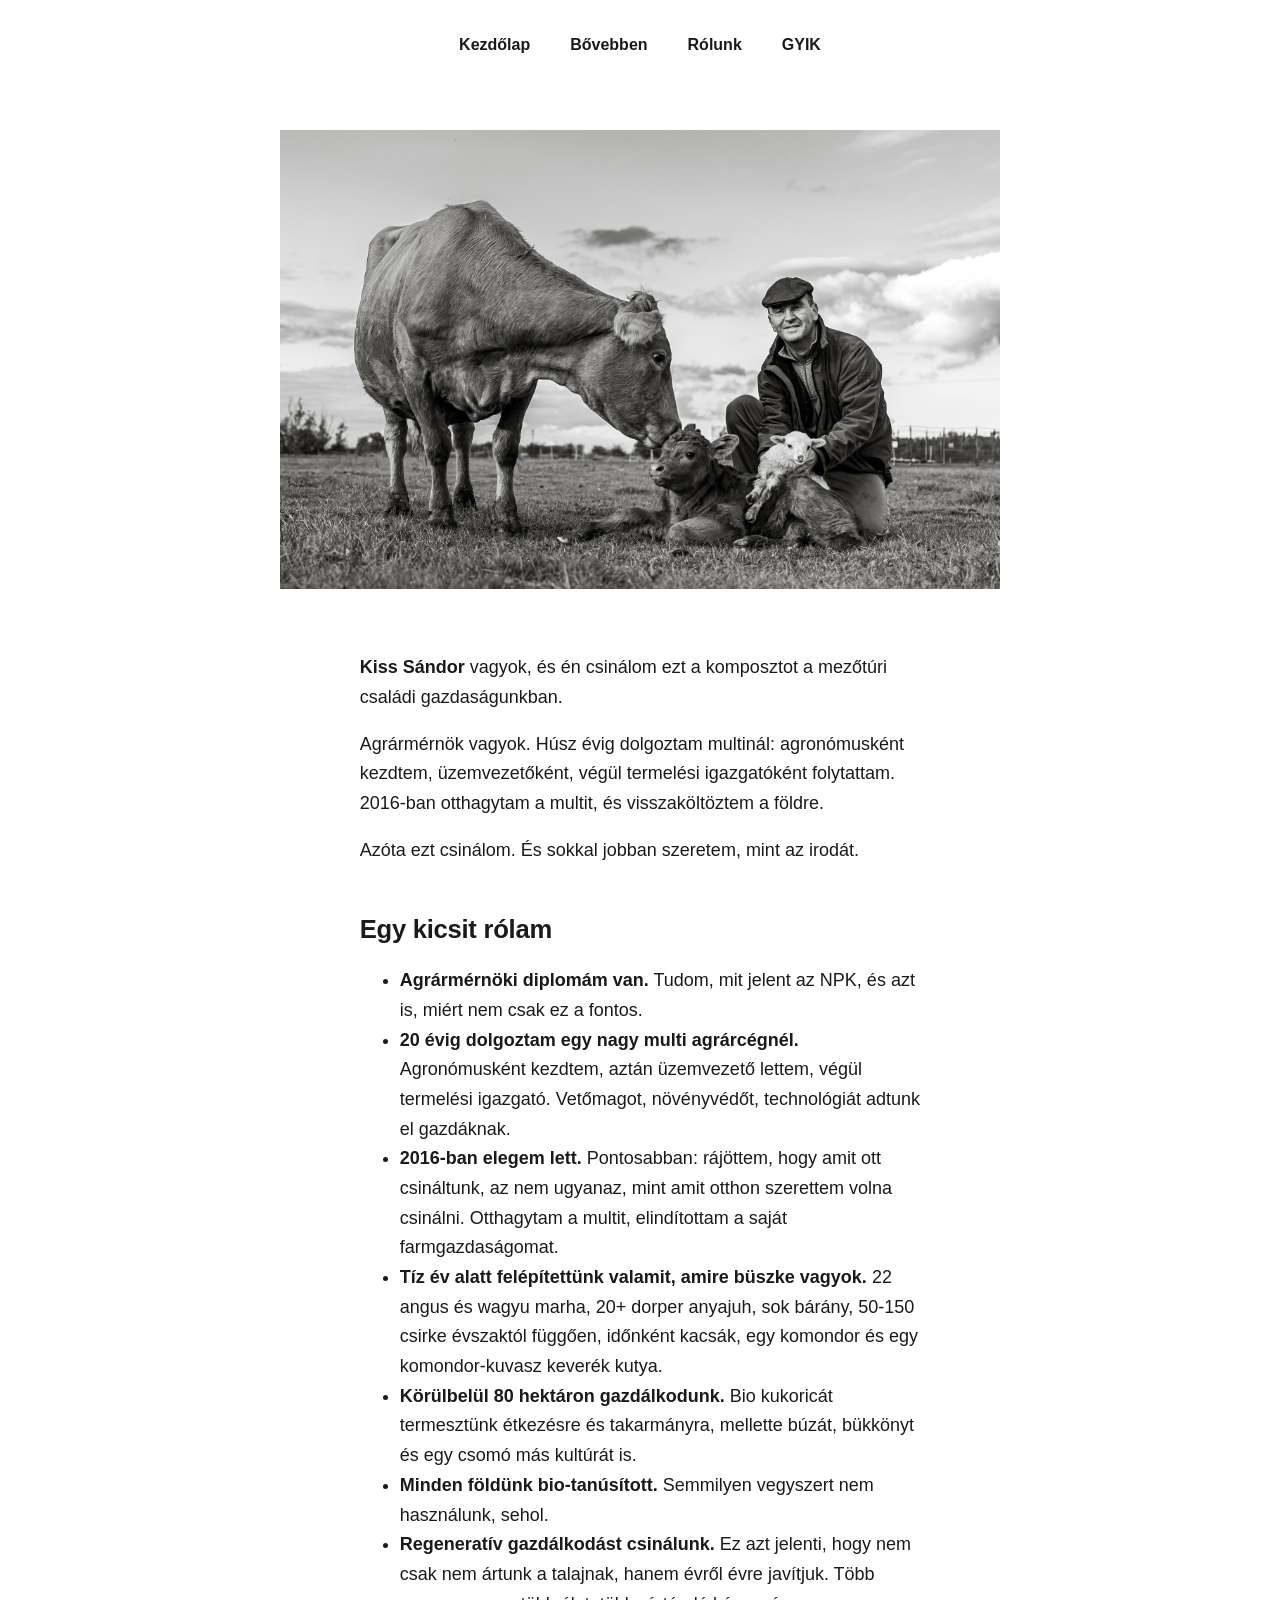
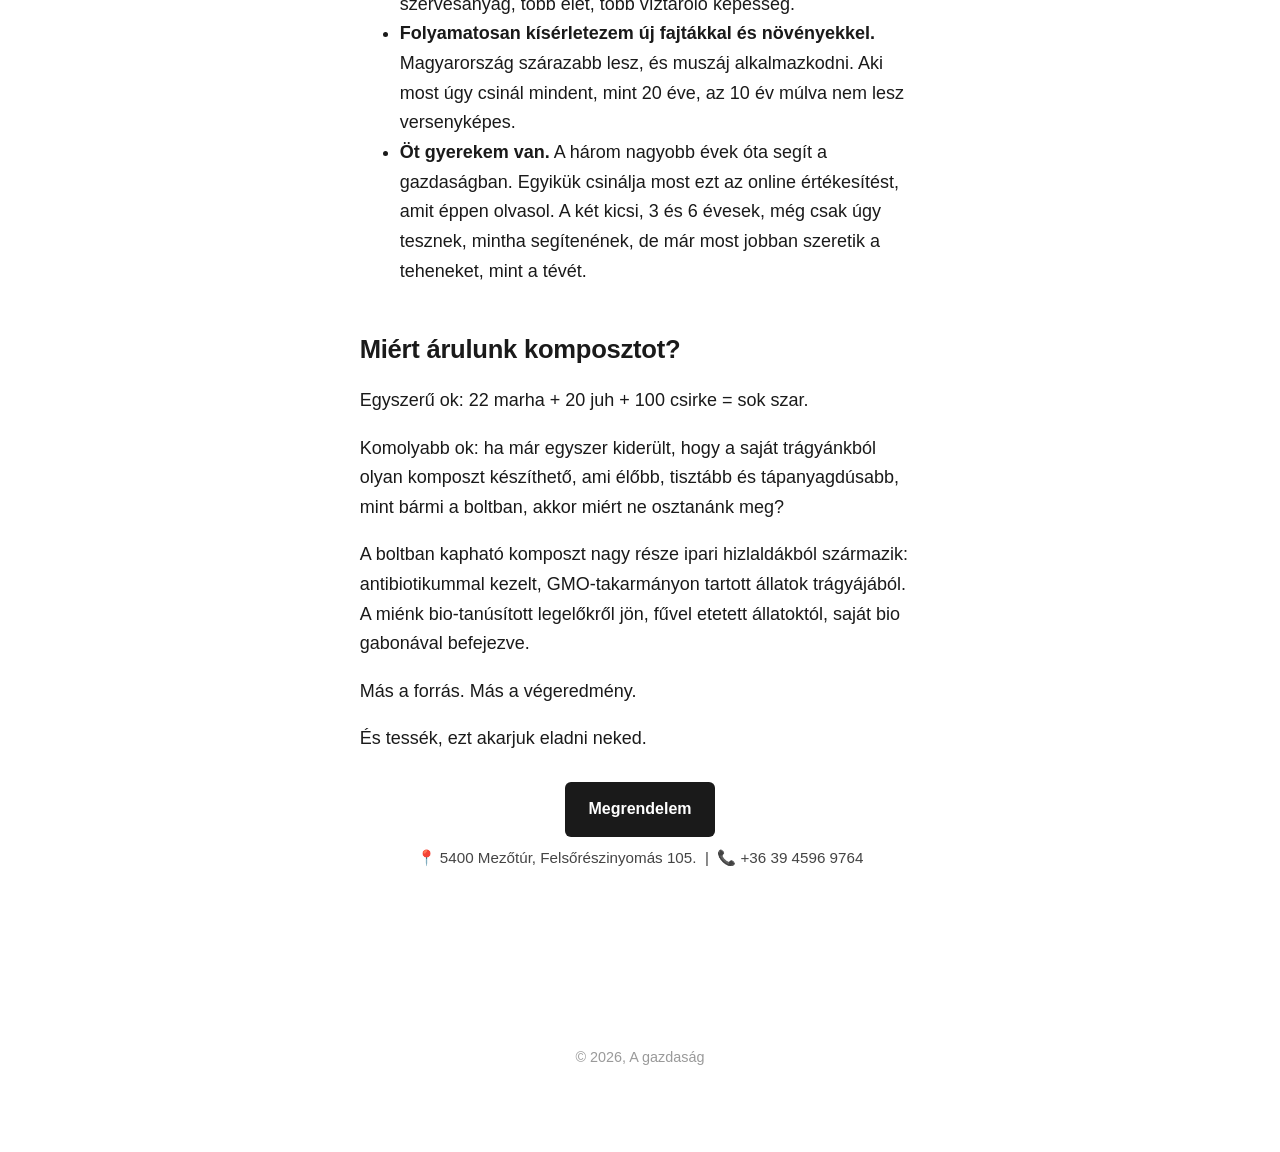
<file: about.html>
<!DOCTYPE html>
<html lang="hu">
<head>
  <meta charset="UTF-8">
  <meta name="viewport" content="width=device-width, initial-scale=1.0">
  <title>Rólunk: érett marhatrágya komposzt</title>
  <meta name="description" content="Kik vagyunk, hogyan készítjük az érett marhatrágya komposztot, és miért nem siettetjük a folyamatot.">
  <link rel="stylesheet" href="style.css">
</head>
<body>

  <nav class="topnav">
    <a href="index.html">Kezdőlap</a>
    <a href="termek.html">Bővebben</a>
    <a href="about.html">Rólunk</a>
    <a href="faq.html">GYIK</a>
  </nav>

  <main class="about-main">
    <section class="about-gallery single-image" aria-label="Kép a gazdaságról">
      <img src="assets/about-farm.jpg" alt="A gazdaság és a család">
    </section>

    <section class="story-copy about-copy">
      <p><strong>Kiss Sándor</strong> vagyok, és én csinálom ezt a komposztot a mezőtúri családi gazdaságunkban.</p>

      <p>Agrármérnök vagyok. Húsz évig dolgoztam multinál: agronómusként kezdtem, üzemvezetőként, végül termelési igazgatóként folytattam. 2016-ban otthagytam a multit, és visszaköltöztem a földre.</p>

      <p>Azóta ezt csinálom. És sokkal jobban szeretem, mint az irodát.</p>

      <h2>Egy kicsit rólam</h2>
      <ul>
        <li><strong>Agrármérnöki diplomám van.</strong> Tudom, mit jelent az NPK, és azt is, miért nem csak ez a fontos.</li>
        <li><strong>20 évig dolgoztam egy nagy multi agrárcégnél.</strong> Agronómusként kezdtem, aztán üzemvezető lettem, végül termelési igazgató. Vetőmagot, növényvédőt, technológiát adtunk el gazdáknak.</li>
        <li><strong>2016-ban elegem lett.</strong> Pontosabban: rájöttem, hogy amit ott csináltunk, az nem ugyanaz, mint amit otthon szerettem volna csinálni. Otthagytam a multit, elindítottam a saját farmgazdaságomat.</li>
        <li><strong>Tíz év alatt felépítettünk valamit, amire büszke vagyok.</strong> 22 angus és wagyu marha, 20+ dorper anyajuh, sok bárány, 50-150 csirke évszaktól függően, időnként kacsák, egy komondor és egy komondor-kuvasz keverék kutya.</li>
        <li><strong>Körülbelül 80 hektáron gazdálkodunk.</strong> Bio kukoricát termesztünk étkezésre és takarmányra, mellette búzát, bükkönyt és egy csomó más kultúrát is.</li>
        <li><strong>Minden földünk bio-tanúsított.</strong> Semmilyen vegyszert nem használunk, sehol.</li>
        <li><strong>Regeneratív gazdálkodást csinálunk.</strong> Ez azt jelenti, hogy nem csak nem ártunk a talajnak, hanem évről évre javítjuk. Több szervesanyag, több élet, több víztároló képesség.</li>
        <li><strong>Folyamatosan kísérletezem új fajtákkal és növényekkel.</strong> Magyarország szárazabb lesz, és muszáj alkalmazkodni. Aki most úgy csinál mindent, mint 20 éve, az 10 év múlva nem lesz versenyképes.</li>
        <li><strong>Öt gyerekem van.</strong> A három nagyobb évek óta segít a gazdaságban. Egyikük csinálja most ezt az online értékesítést, amit éppen olvasol. A két kicsi, 3 és 6 évesek, még csak úgy tesznek, mintha segítenének, de már most jobban szeretik a teheneket, mint a tévét.</li>
      </ul>

      <h2>Miért árulunk komposztot?</h2>
      <p>Egyszerű ok: 22 marha + 20 juh + 100 csirke = sok szar.</p>

      <p>Komolyabb ok: ha már egyszer kiderült, hogy a saját trágyánkból olyan komposzt készíthető, ami élőbb, tisztább és tápanyagdúsabb, mint bármi a boltban, akkor miért ne osztanánk meg?</p>

      <p>A boltban kapható komposzt nagy része ipari hizlaldákból származik: antibiotikummal kezelt, GMO-takarmányon tartott állatok trágyájából. A miénk bio-tanúsított legelőkről jön, fűvel etetett állatoktól, saját bio gabonával befejezve.</p>

      <p>Más a forrás. Más a végeredmény.</p>

      <p>És tessék, ezt akarjuk eladni neked.</p>

      <div class="cta-row">
        <a href="termek.html" class="btn btn-primary">Megrendelem</a>
      </div>

      <p class="contact-line">📍 5400 Mezőtúr, Felsőrészinyomás 105. &nbsp;|&nbsp; 📞 +36 39 4596 9764</p>
    </section>
  </main>

  <footer>
    <p>© 2026, A gazdaság</p>
  </footer>

</body>
</html>
</file>
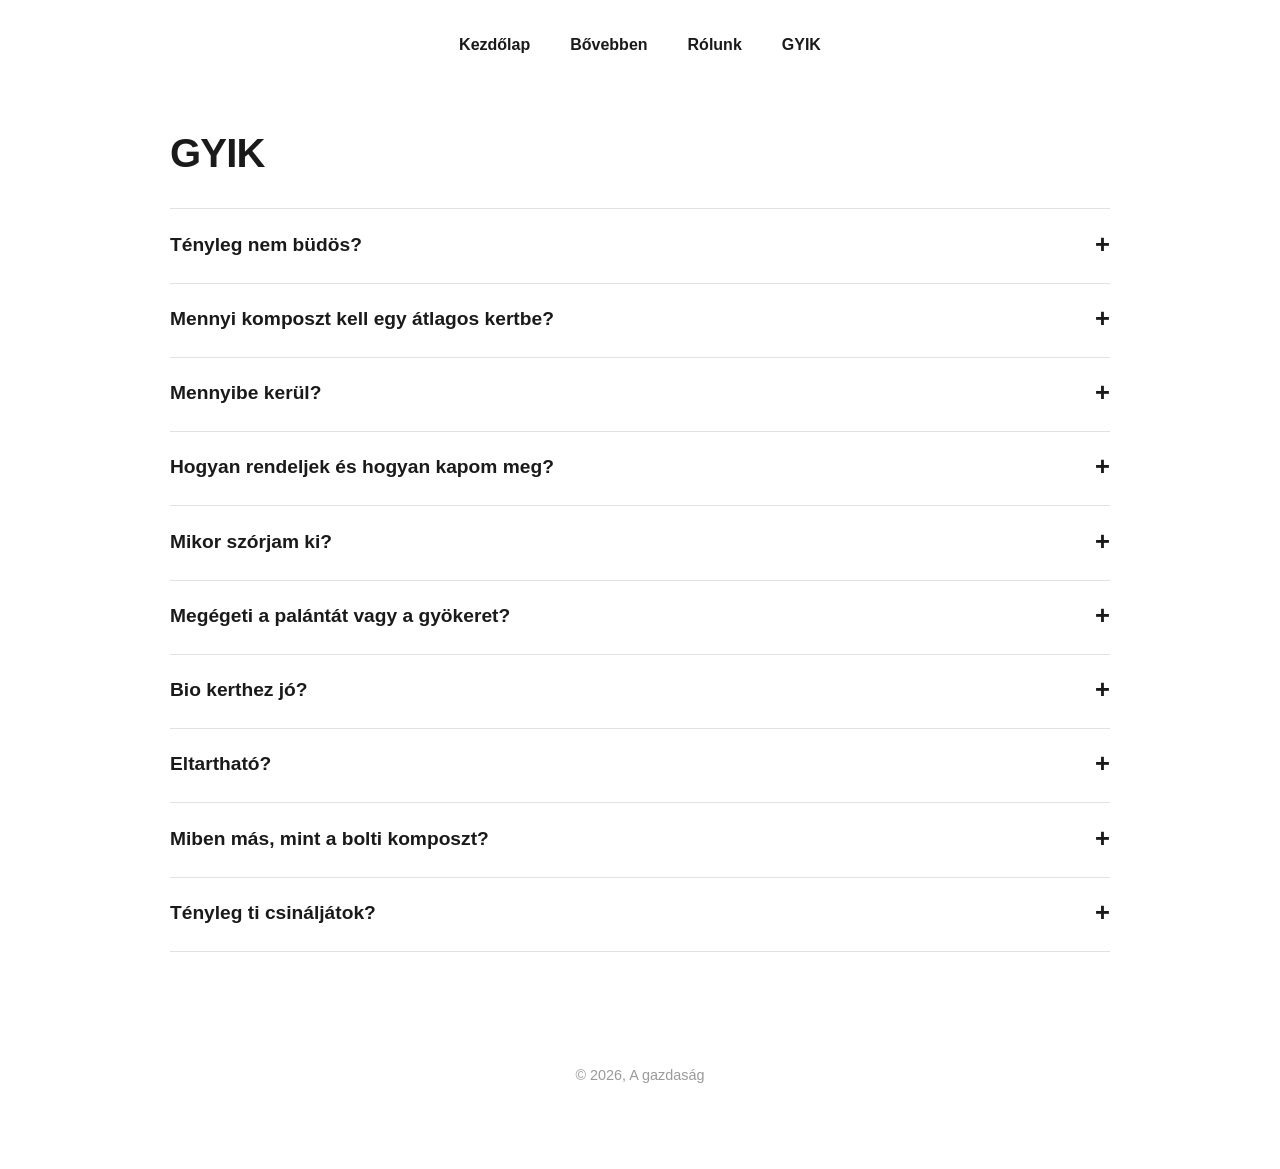
<file: faq.html>
<!DOCTYPE html>
<html lang="hu">
<head>
  <meta charset="UTF-8">
  <meta name="viewport" content="width=device-width, initial-scale=1.0">
  <title>GYIK: érett marhatrágya komposzt</title>
  <meta name="description" content="Gyakori kérdések az érett marhatrágya komposzt használatáról, mennyiségéről, áráról, szállításáról és tárolásáról.">
  <link rel="stylesheet" href="style.css">
</head>
<body>

  <nav class="topnav">
    <a href="index.html">Kezdőlap</a>
    <a href="termek.html">Bővebben</a>
    <a href="about.html">Rólunk</a>
    <a href="faq.html">GYIK</a>
  </nav>

  <main class="faq-main">
    <h1 class="product-title">GYIK</h1>

    <section class="faq-list" aria-label="Gyakori kérdések">
      <details>
        <summary>Tényleg nem büdös?</summary>
        <p>Tényleg nem. Az érett komposztnak erdei avar illata van. Ha bármi mást érzel rajta, az nem érett komposzt, hanem még trágya. A miénk az előbbi. Gyere ki, szagold meg.</p>
      </details>

      <details>
        <summary>Mennyi komposzt kell egy átlagos kertbe?</summary>
        <p>Egy 50 m²-es veteményesnek évi 0,2-0,5 m³ jellemzően elég a fenntartáshoz. Új ágyásnál, vagy nagyon kimerült talajnál ennek a kétszerese sem sok. Gyümölcsfa ültetésekor 50-100 liter (~0,1 m³) a gödörbe. Magaságyás aljához 0,5-1 m³, utána évi 50-100 liter elég.</p>
      </details>

      <details>
        <summary>Mennyibe kerül?</summary>
        <p>Jelenleg 19.000 Ft / m³, ömlesztve. A zsákos és big bag-es kiszereléseink most átmenetileg elfogytak, csak m³-ben tudunk adni.</p>
      </details>

      <details>
        <summary>Hogyan rendeljek és hogyan kapom meg?</summary>
        <p>Hívj, írj üzenetet, vagy gyere ki személyesen Mezőtúrra. A környékre kiszállítást is vállalunk, megegyezés szerint. Készpénz, utalás, kártya: mind működik.</p>
      </details>

      <details>
        <summary>Mikor szórjam ki?</summary>
        <p>Tavasszal vetés előtt vagy ősszel betakarítás után. Gyümölcsfákhoz bármikor használhatod. Cserepes virágoknál földdel keverve add hozzá.</p>
      </details>

      <details>
        <summary>Megégeti a palántát vagy a gyökeret?</summary>
        <p>Nem. Pontosan ezért érleljük 180 napig. A nyers trágya képes leégetni a gyökeret, az érett komposzt nem. Nyugodtan tedd közvetlenül a tövébe, gyökérre, vagy keverd cserépföldbe.</p>
      </details>

      <details>
        <summary>Bio kerthez jó?</summary>
        <p>Igen. Semmi vegyszer, semmi gyorsító, semmi szintetikus. Csak trágya, növényi anyag, víz, levegő és sok idő. Minden alapanyag bio-tanúsított gazdaságból jön.</p>
      </details>

      <details>
        <summary>Eltartható?</summary>
        <p>Hűvös, árnyékos helyen, letakarva, levegőzve hónapokig eláll. Ne zárd le légmentesen, mert élő dolog, lélegezni kell hagyni.</p>
      </details>

      <details>
        <summary>Miben más, mint a bolti komposzt?</summary>
        <p>A boltban kapható komposzt nagy része ipari hizlaldákból származó trágyából készül, gyorsan, antibiotikum-maradványokkal és gyomokkal. A miénk bio-tanúsított gazdaságból, kacsa- és marhatrágyából, fél éves érleléssel. Más a forrás, más a végeredmény.</p>
      </details>

      <details>
        <summary>Tényleg ti csináljátok?</summary>
        <p>Tényleg. Gyere ki Mezőtúrra, megmutatjuk a kupacot, a rostát, és még a forgatáshoz használt villát is.</p>
      </details>
    </section>
  </main>

  <footer>
    <p>© 2026, A gazdaság</p>
  </footer>

</body>
</html>
</file>
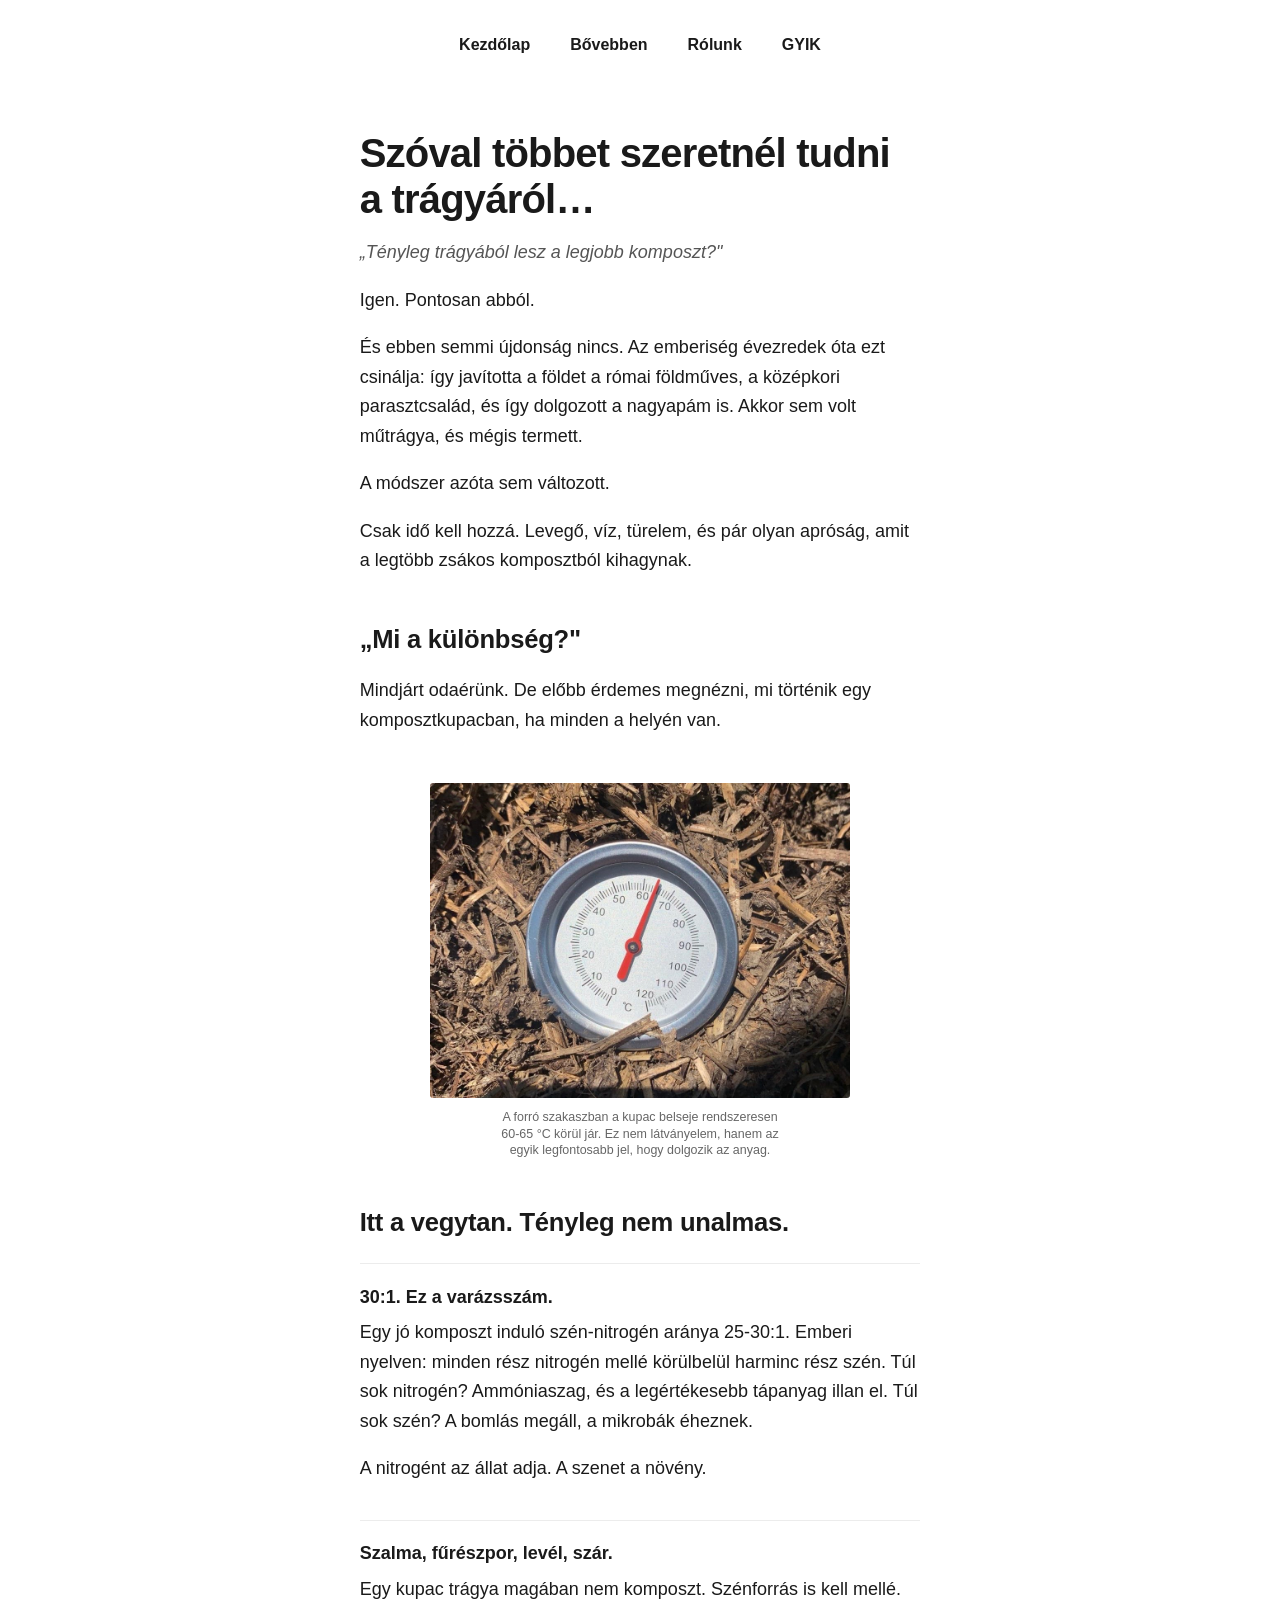
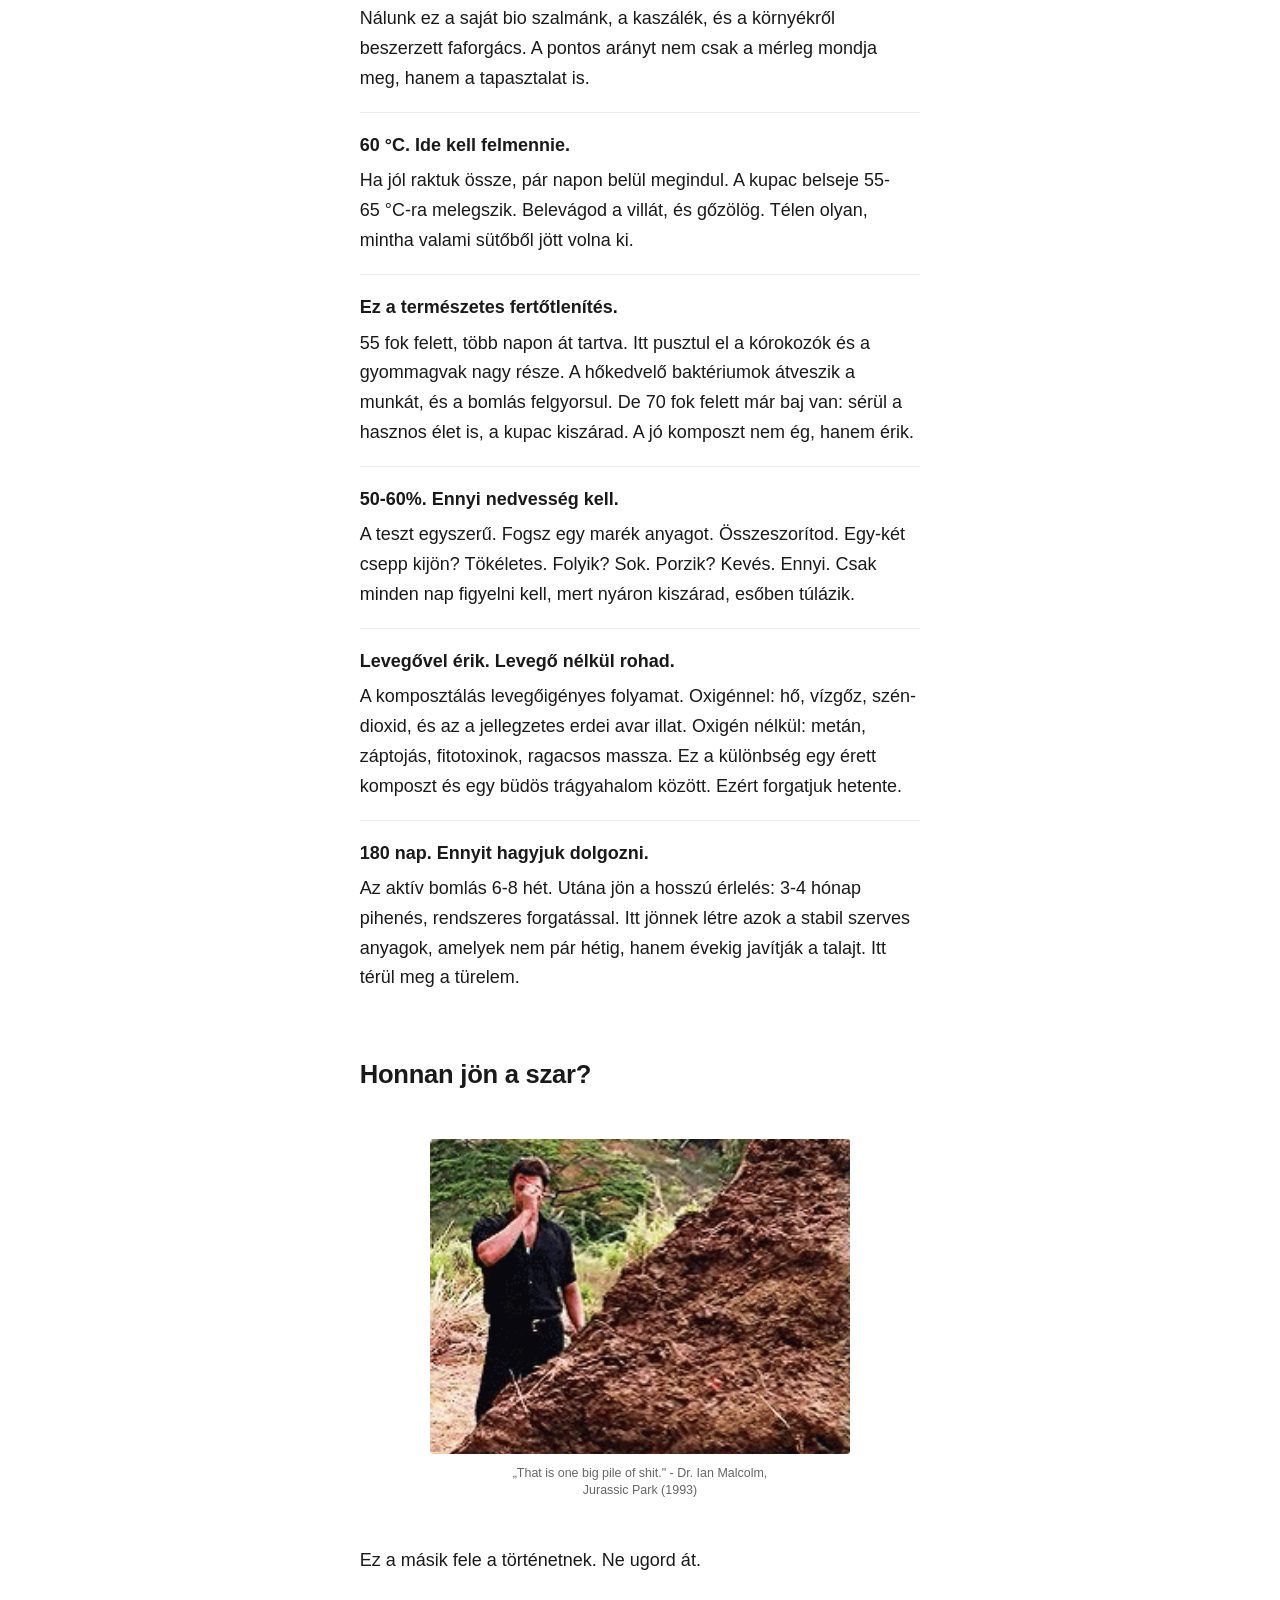
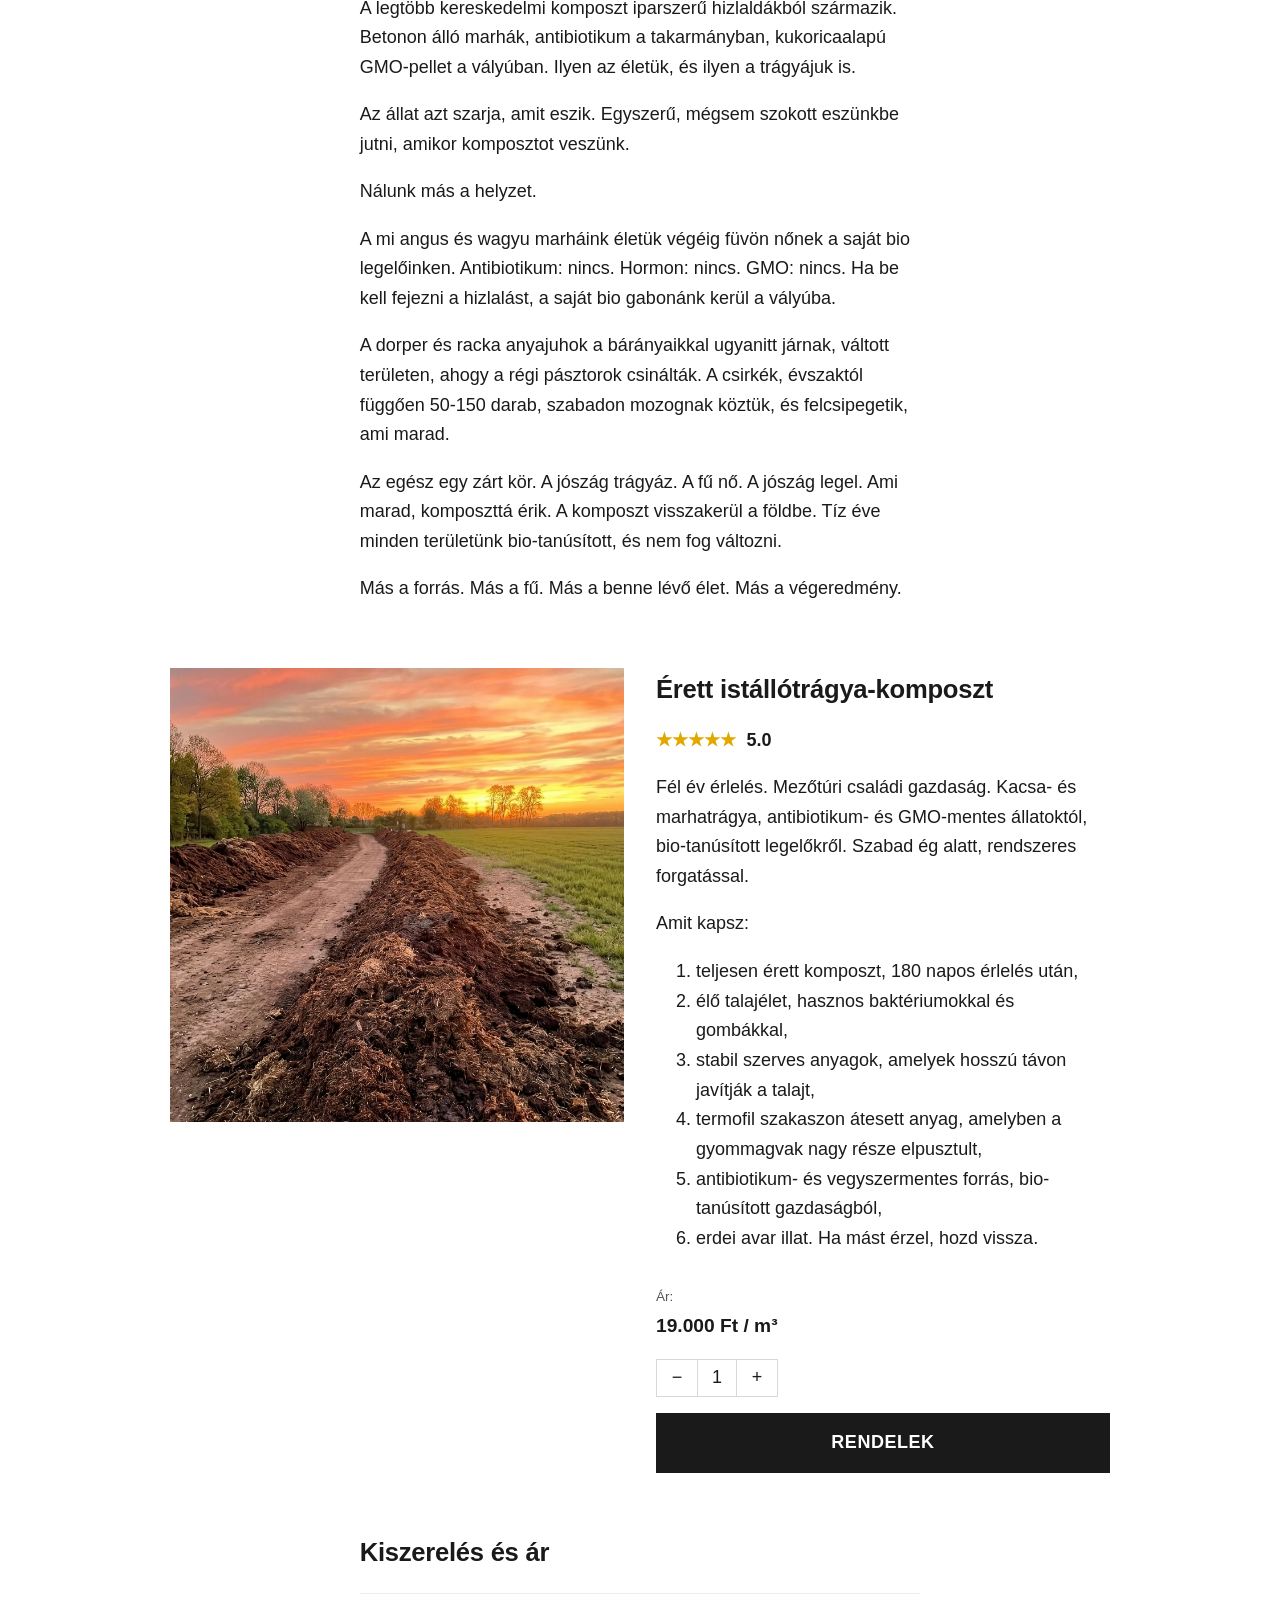
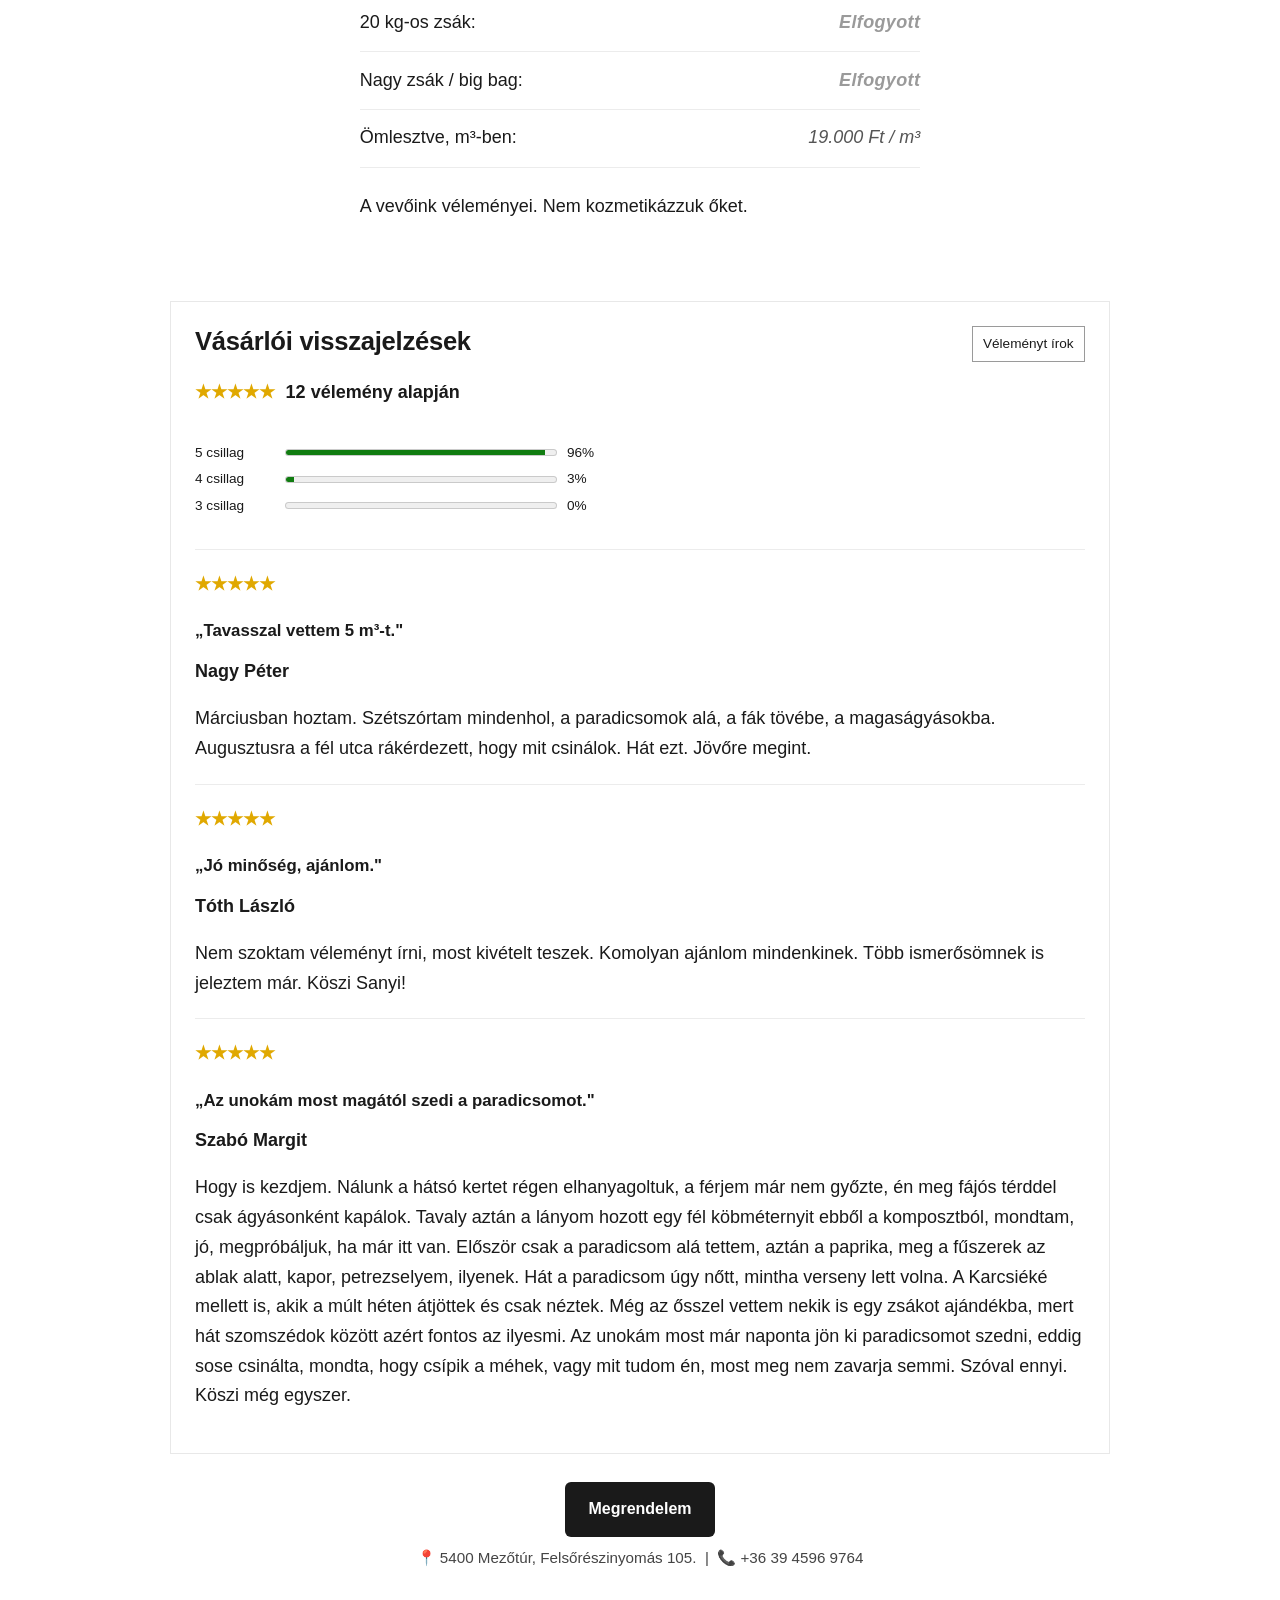
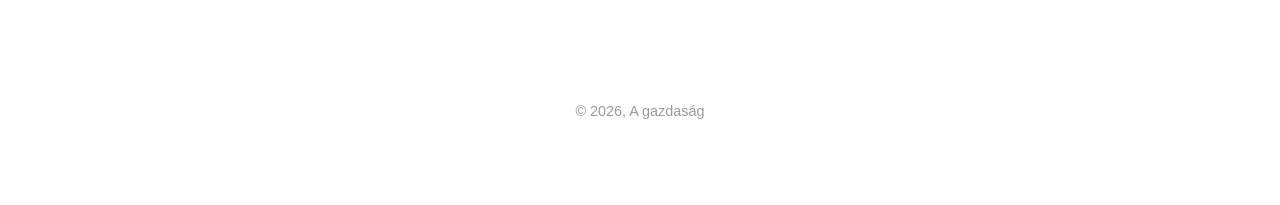
<file: termek.html>
<!doctype html>
<html lang="hu">
  <head>
    <meta charset="UTF-8" />
    <meta name="viewport" content="width=device-width, initial-scale=1.0" />
    <title>Érett marhatrágya komposzt: Termék</title>
    <meta
      name="description"
      content="Hat hónapig érlelt, sötét, morzsalékos marhatrágya komposzt kertbe, magaságyásba és cserepes növényekhez."
    />
    <link rel="stylesheet" href="style.css" />
  </head>
  <body class="product-page">
    <nav class="topnav">
      <a href="index.html">Kezdőlap</a>
      <a href="termek.html">Bővebben</a>
      <a href="about.html">Rólunk</a>
      <a href="faq.html">GYIK</a>
    </nav>

    <main class="product-main">
      <section class="story-copy">
        <h1 class="product-title">
          Szóval többet szeretnél tudni a trágyáról…
        </h1>
        <p><em>„Tényleg trágyából lesz a legjobb komposzt?"</em></p>

        <p>Igen. Pontosan abból.</p>

        <p>
          És ebben semmi újdonság nincs. Az emberiség évezredek óta ezt
          csinálja: így javította a földet a római földműves, a középkori
          parasztcsalád, és így dolgozott a nagyapám is. Akkor sem volt
          műtrágya, és mégis termett.
        </p>

        <p>A módszer azóta sem változott.</p>

        <p>
          Csak idő kell hozzá. Levegő, víz, türelem, és pár olyan apróság, amit
          a legtöbb zsákos komposztból kihagynak.
        </p>

        <h2>„Mi a különbség?"</h2>
        <p>
          Mindjárt odaérünk. De előbb érdemes megnézni, mi történik egy
          komposztkupacban, ha minden a helyén van.
        </p>

        <figure class="story-media">
          <img
            src="assets/compost-thermometer.jpg"
            alt="Komposzt hőmérő 65 Celsius fok körül"
          />
          <figcaption>
            A forró szakaszban a kupac belseje rendszeresen 60-65&nbsp;°C körül
            jár. Ez nem látványelem, hanem az egyik legfontosabb jel, hogy
            dolgozik az anyag.
          </figcaption>
        </figure>

        <h2>Itt a vegytan. Tényleg nem unalmas.</h2>

        <dl class="tech-list">
          <div>
            <dt>30:1. Ez a varázsszám.</dt>
            <dd>
              <p>
                Egy jó komposzt induló szén-nitrogén aránya 25-30:1. Emberi
                nyelven: minden rész nitrogén mellé körülbelül harminc rész
                szén. Túl sok nitrogén? Ammóniaszag, és a legértékesebb tápanyag
                illan el. Túl sok szén? A bomlás megáll, a mikrobák éheznek.
              </p>
              <p>A nitrogént az állat adja. A szenet a növény.</p>
            </dd>
          </div>

          <div>
            <dt>Szalma, fűrészpor, levél, szár.</dt>
            <dd>
              Egy kupac trágya magában nem komposzt. Szénforrás is kell mellé.
              Nálunk ez a saját bio szalmánk, a kaszálék, és a környékről
              beszerzett faforgács. A pontos arányt nem csak a mérleg mondja
              meg, hanem a tapasztalat is.
            </dd>
          </div>

          <div>
            <dt>60&nbsp;°C. Ide kell felmennie.</dt>
            <dd>
              Ha jól raktuk össze, pár napon belül megindul. A kupac belseje
              55-65&nbsp;°C-ra melegszik. Belevágod a villát, és gőzölög. Télen
              olyan, mintha valami sütőből jött volna ki.
            </dd>
          </div>

          <div>
            <dt>Ez a természetes fertőtlenítés.</dt>
            <dd>
              55 fok felett, több napon át tartva. Itt pusztul el a kórokozók és
              a gyommagvak nagy része. A hőkedvelő baktériumok átveszik a
              munkát, és a bomlás felgyorsul. De 70 fok felett már baj van:
              sérül a hasznos élet is, a kupac kiszárad. A jó komposzt nem ég,
              hanem érik.
            </dd>
          </div>

          <div>
            <dt>50-60%. Ennyi nedvesség kell.</dt>
            <dd>
              A teszt egyszerű. Fogsz egy marék anyagot. Összeszorítod. Egy-két
              csepp kijön? Tökéletes. Folyik? Sok. Porzik? Kevés. Ennyi. Csak
              minden nap figyelni kell, mert nyáron kiszárad, esőben túlázik.
            </dd>
          </div>

          <div>
            <dt>Levegővel érik. Levegő nélkül rohad.</dt>
            <dd>
              A komposztálás levegőigényes folyamat. Oxigénnel: hő, vízgőz,
              szén-dioxid, és az a jellegzetes erdei avar illat. Oxigén nélkül:
              metán, záptojás, fitotoxinok, ragacsos massza. Ez a különbség egy
              érett komposzt és egy büdös trágyahalom között. Ezért forgatjuk
              hetente.
            </dd>
          </div>

          <div>
            <dt>180 nap. Ennyit hagyjuk dolgozni.</dt>
            <dd>
              Az aktív bomlás 6-8 hét. Utána jön a hosszú érlelés: 3-4 hónap
              pihenés, rendszeres forgatással. Itt jönnek létre azok a stabil
              szerves anyagok, amelyek nem pár hétig, hanem évekig javítják a
              talajt. Itt térül meg a türelem.
            </dd>
          </div>
        </dl>

        <h2>Honnan jön a szar?</h2>

        <figure class="story-media">
          <img
            src="assets/shit-jurassic-park.gif"
            alt="Dr. Ian Malcolm a Jurassic Parkból egy hatalmas trágyakupac mellett"
          />
          <figcaption>
            „That is one big pile of shit." - Dr. Ian Malcolm, Jurassic Park
            (1993)
          </figcaption>
        </figure>

        <p>Ez a másik fele a történetnek. Ne ugord át.</p>

        <p>
          A legtöbb kereskedelmi komposzt iparszerű hizlaldákból származik.
          Betonon álló marhák, antibiotikum a takarmányban, kukoricaalapú
          GMO-pellet a vályúban. Ilyen az életük, és ilyen a trágyájuk is.
        </p>

        <p>
          Az állat azt szarja, amit eszik. Egyszerű, mégsem szokott eszünkbe
          jutni, amikor komposztot veszünk.
        </p>

        <p>Nálunk más a helyzet.</p>

        <p>
          A mi angus és wagyu marháink életük végéig füvön nőnek a saját bio
          legelőinken. Antibiotikum: nincs. Hormon: nincs. GMO: nincs. Ha be
          kell fejezni a hizlalást, a saját bio gabonánk kerül a vályúba.
        </p>

        <p>
          A dorper és racka anyajuhok a bárányaikkal ugyanitt járnak, váltott
          területen, ahogy a régi pásztorok csinálták. A csirkék, évszaktól
          függően 50-150 darab, szabadon mozognak köztük, és felcsipegetik, ami
          marad.
        </p>

        <p>
          Az egész egy zárt kör. A jószág trágyáz. A fű nő. A jószág legel. Ami
          marad, komposzttá érik. A komposzt visszakerül a földbe. Tíz éve
          minden területünk bio-tanúsított, és nem fog változni.
        </p>

        <p>Más a forrás. Más a fű. Más a benne lévő élet. Más a végeredmény.</p>
      </section>

      <section class="product-card" aria-labelledby="product-card-title">
        <div class="product-gallery">
          <img
            src="assets/compost-hero.webp"
            alt="Érett marhatrágya komposzt termékkép"
          />
        </div>

        <div class="product-info">
          <h2 id="product-card-title">Érett istállótrágya-komposzt</h2>
          <p class="rating" aria-label="5 csillagos értékelés">
            ★★★★★ <span>5.0</span>
          </p>

          <p>
            Fél év érlelés. Mezőtúri családi gazdaság. Kacsa- és marhatrágya,
            antibiotikum- és GMO-mentes állatoktól, bio-tanúsított legelőkről.
            Szabad ég alatt, rendszeres forgatással.
          </p>

          <p>Amit kapsz:</p>
          <ol>
            <li>teljesen érett komposzt, 180 napos érlelés után,</li>
            <li>élő talajélet, hasznos baktériumokkal és gombákkal,</li>
            <li>
              stabil szerves anyagok, amelyek hosszú távon javítják a talajt,
            </li>
            <li>
              termofil szakaszon átesett anyag, amelyben a gyommagvak nagy része
              elpusztult,
            </li>
            <li>
              antibiotikum- és vegyszermentes forrás, bio-tanúsított
              gazdaságból,
            </li>
            <li>erdei avar illat. Ha mást érzel, hozd vissza.</li>
          </ol>

          <p class="price-label">Ár:</p>
          <p class="product-price">19.000 Ft / m³</p>

          <div class="quantity-row" aria-label="Mennyiség (m³)">
            <button type="button" id="qty-minus" aria-label="Csökkentés">
              −
            </button>
            <span id="qty-display" aria-live="polite">1</span>
            <button type="button" id="qty-plus" aria-label="Növelés">+</button>
          </div>

          <a class="buy-button order-link" href="mailto:szarvasimarha@gmail.com"
            >Rendelek</a
          >
        </div>
      </section>

      <section class="story-copy">
        <h2>Kiszerelés és ár</h2>
        <ul class="price-list">
          <li>20 kg-os zsák: <span class="sold-out">Elfogyott</span></li>
          <li>Nagy zsák / big bag: <span class="sold-out">Elfogyott</span></li>
          <li>Ömlesztve, m³-ben: <em>19.000 Ft / m³</em></li>
        </ul>
      </section>

      <section class="story-copy">
        <p>A vevőink véleményei. Nem kozmetikázzuk őket.</p>
      </section>

      <section class="reviews" aria-labelledby="reviews-title">
        <div class="reviews-summary">
          <div>
            <h2 id="reviews-title">Vásárlói visszajelzések</h2>
            <p class="rating">★★★★★ <span>12 vélemény alapján</span></p>
          </div>
          <a
            href="mailto:szarvasimarha@gmail.com?subject=Komposzt%20v%C3%A9lem%C3%A9ny&body=Szia!%0A%0ASzeretn%C3%A9k%20v%C3%A9lem%C3%A9nyt%20%C3%ADrni%20a%20komposztr%C3%B3l.%0A%0A%C3%89rt%C3%A9kel%C3%A9s%20(1-5)%3A%20___%0ANevem%3A%20___%0AV%C3%A9lem%C3%A9ny%3A%20___%0A%0AK%C3%B6szi!"
            class="review-link"
            >Véleményt írok</a
          >
        </div>

        <div class="rating-bars" aria-label="Értékelések megoszlása">
          <p>
            <span>5 csillag</span><meter min="0" max="100" value="96"></meter
            ><span>96%</span>
          </p>
          <p>
            <span>4 csillag</span><meter min="0" max="100" value="3"></meter
            ><span>3%</span>
          </p>
          <p>
            <span>3 csillag</span><meter min="0" max="100" value="0"></meter
            ><span>0%</span>
          </p>
        </div>

        <article class="review">
          <p class="rating">★★★★★</p>
          <h3>„Tavasszal vettem 5 m³-t."</h3>
          <p><strong>Nagy Péter</strong></p>
          <p>
            Márciusban hoztam. Szétszórtam mindenhol, a paradicsomok alá, a fák
            tövébe, a magaságyásokba. Augusztusra a fél utca rákérdezett, hogy
            mit csinálok. Hát ezt. Jövőre megint.
          </p>
        </article>

        <article class="review">
          <p class="rating">★★★★★</p>
          <h3>„Jó minőség, ajánlom."</h3>
          <p><strong>Tóth László</strong></p>
          <p>
            Nem szoktam véleményt írni, most kivételt teszek. Komolyan ajánlom
            mindenkinek. Több ismerősömnek is jeleztem már. Köszi Sanyi!
          </p>
        </article>

        <article class="review">
          <p class="rating">★★★★★</p>
          <h3>„Az unokám most magától szedi a paradicsomot."</h3>
          <p><strong>Szabó Margit</strong></p>
          <p>
            Hogy is kezdjem. Nálunk a hátsó kertet régen elhanyagoltuk, a férjem
            már nem győzte, én meg fájós térddel csak ágyásonként kapálok.
            Tavaly aztán a lányom hozott egy fél köbméternyit ebből a
            komposztból, mondtam, jó, megpróbáljuk, ha már itt van. Először csak
            a paradicsom alá tettem, aztán a paprika, meg a fűszerek az ablak
            alatt, kapor, petrezselyem, ilyenek. Hát a paradicsom úgy nőtt,
            mintha verseny lett volna. A Karcsiéké mellett is, akik a múlt héten
            átjöttek és csak néztek. Még az ősszel vettem nekik is egy zsákot
            ajándékba, mert hát szomszédok között azért fontos az ilyesmi. Az
            unokám most már naponta jön ki paradicsomot szedni, eddig sose
            csinálta, mondta, hogy csípik a méhek, vagy mit tudom én, most meg
            nem zavarja semmi. Szóval ennyi. Köszi még egyszer.
          </p>
        </article>
      </section>

      <section class="closing" id="cim">
        <div class="cta-row">
          <a
            href="mailto:szarvasimarha@gmail.com"
            class="btn btn-primary order-link"
            >Megrendelem</a
          >
        </div>
        <p class="contact-line">
          📍 5400 Mezőtúr, Felsőrészinyomás 105. &nbsp;|&nbsp; 📞 +36 39 4596
          9764
        </p>
      </section>
    </main>

    <footer>
      <p>© 2026, A gazdaság</p>
    </footer>

    <script>
      (function () {
        var display = document.getElementById("qty-display");
        var minus = document.getElementById("qty-minus");
        var plus = document.getElementById("qty-plus");
        var orderLinks = document.querySelectorAll(".order-link");
        if (!display || !minus || !plus) return;

        var qty = 1;

        function buildHref(n) {
          var body = [
            "Sziasztok!",
            "",
            "Komposztot szeretnék rendelni az alábbiak szerint:",
            "",
            "• Mennyiség: " + n + " m³",
            "• Átvétel: [személyesen Mezőtúron / kérek házhozszállítást]",
            "• Szállítási cím (ha kell):",
            "• Mikor lenne jó (pl. jövő szombat délelőtt):",
            "• Telefonszám, hogy könnyebben elérjetek:",
            "",
            "Köszi!",
          ].join("\n");
          return (
            "mailto:szarvasimarha@gmail.com" +
            "?subject=" +
            encodeURIComponent("Komposzt rendelés: " + n + " m³") +
            "&body=" +
            encodeURIComponent(body)
          );
        }

        function set(n) {
          qty = Math.max(1, Math.min(99, n));
          display.textContent = qty;
          var href = buildHref(qty);
          orderLinks.forEach(function (a) {
            a.href = href;
          });
        }

        minus.addEventListener("click", function () {
          set(qty - 1);
        });
        plus.addEventListener("click", function () {
          set(qty + 1);
        });
        set(1);
      })();
    </script>
  </body>
</html>
</file>
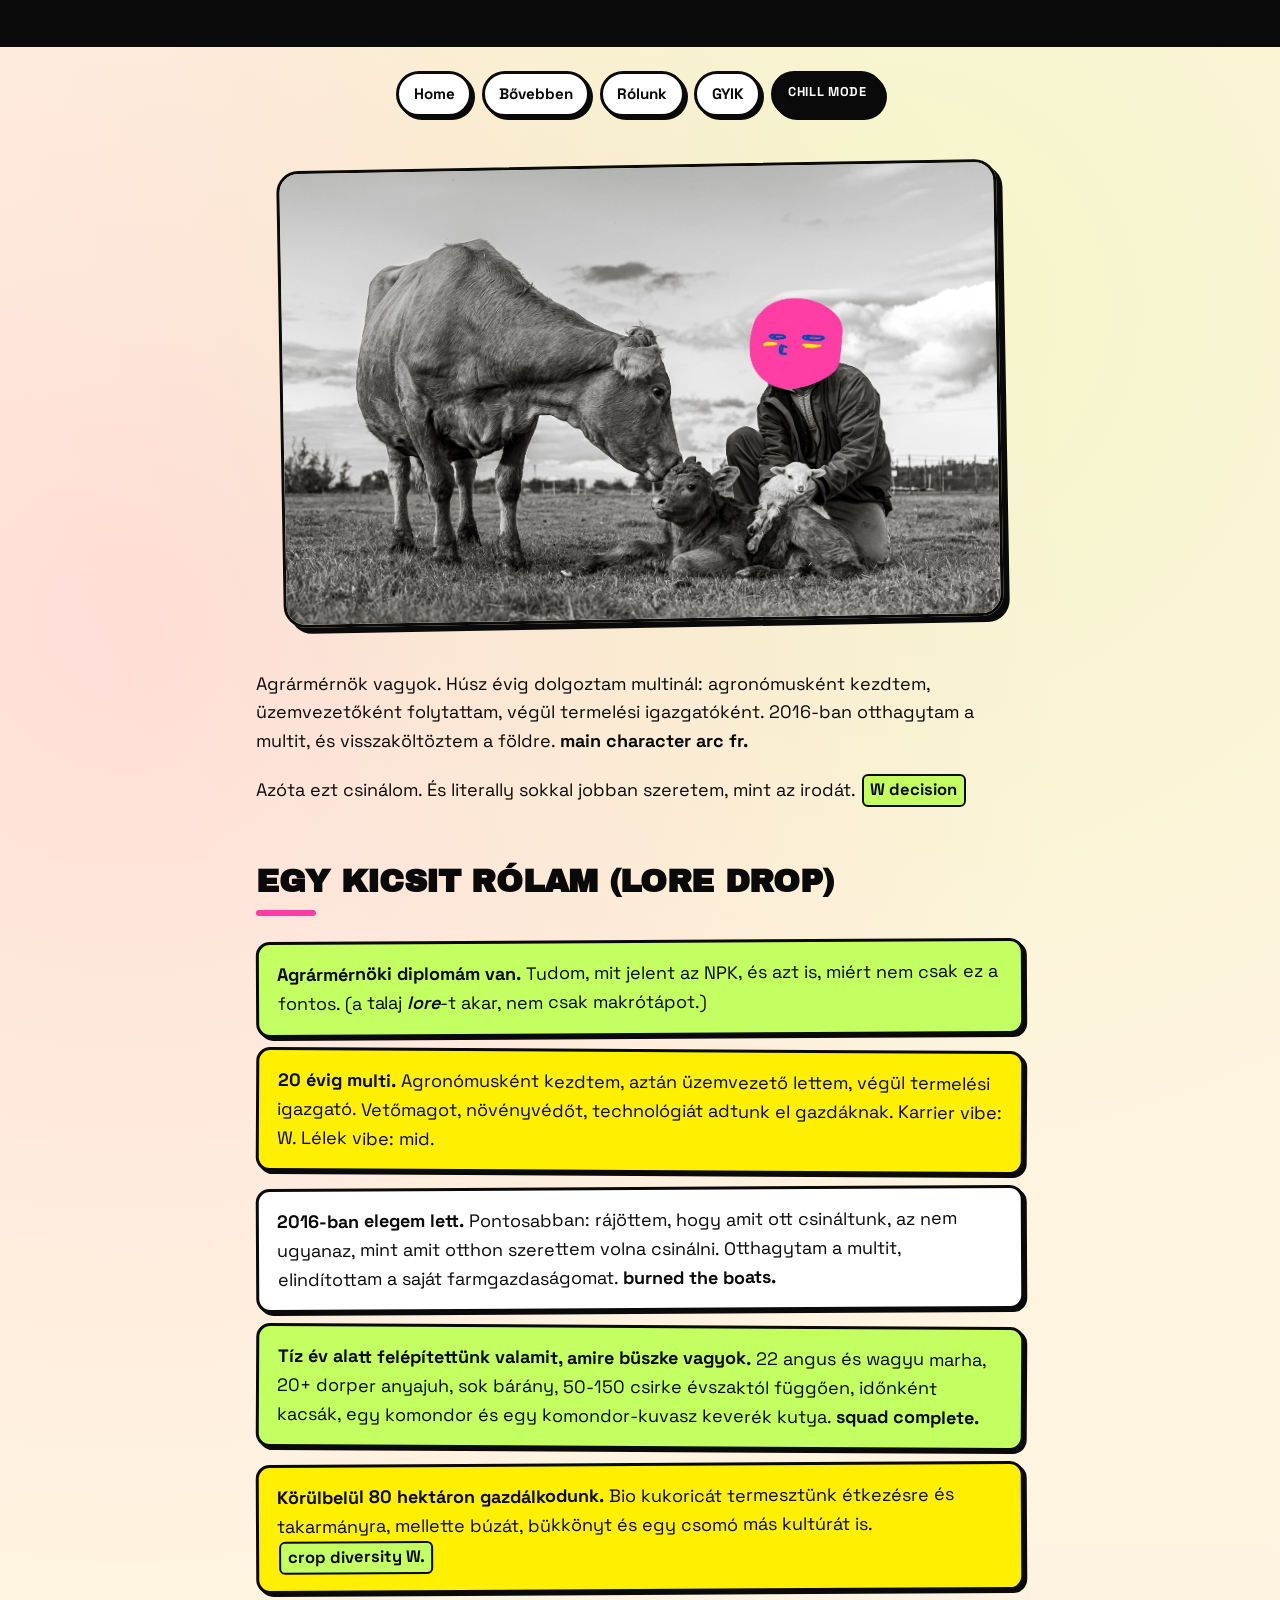
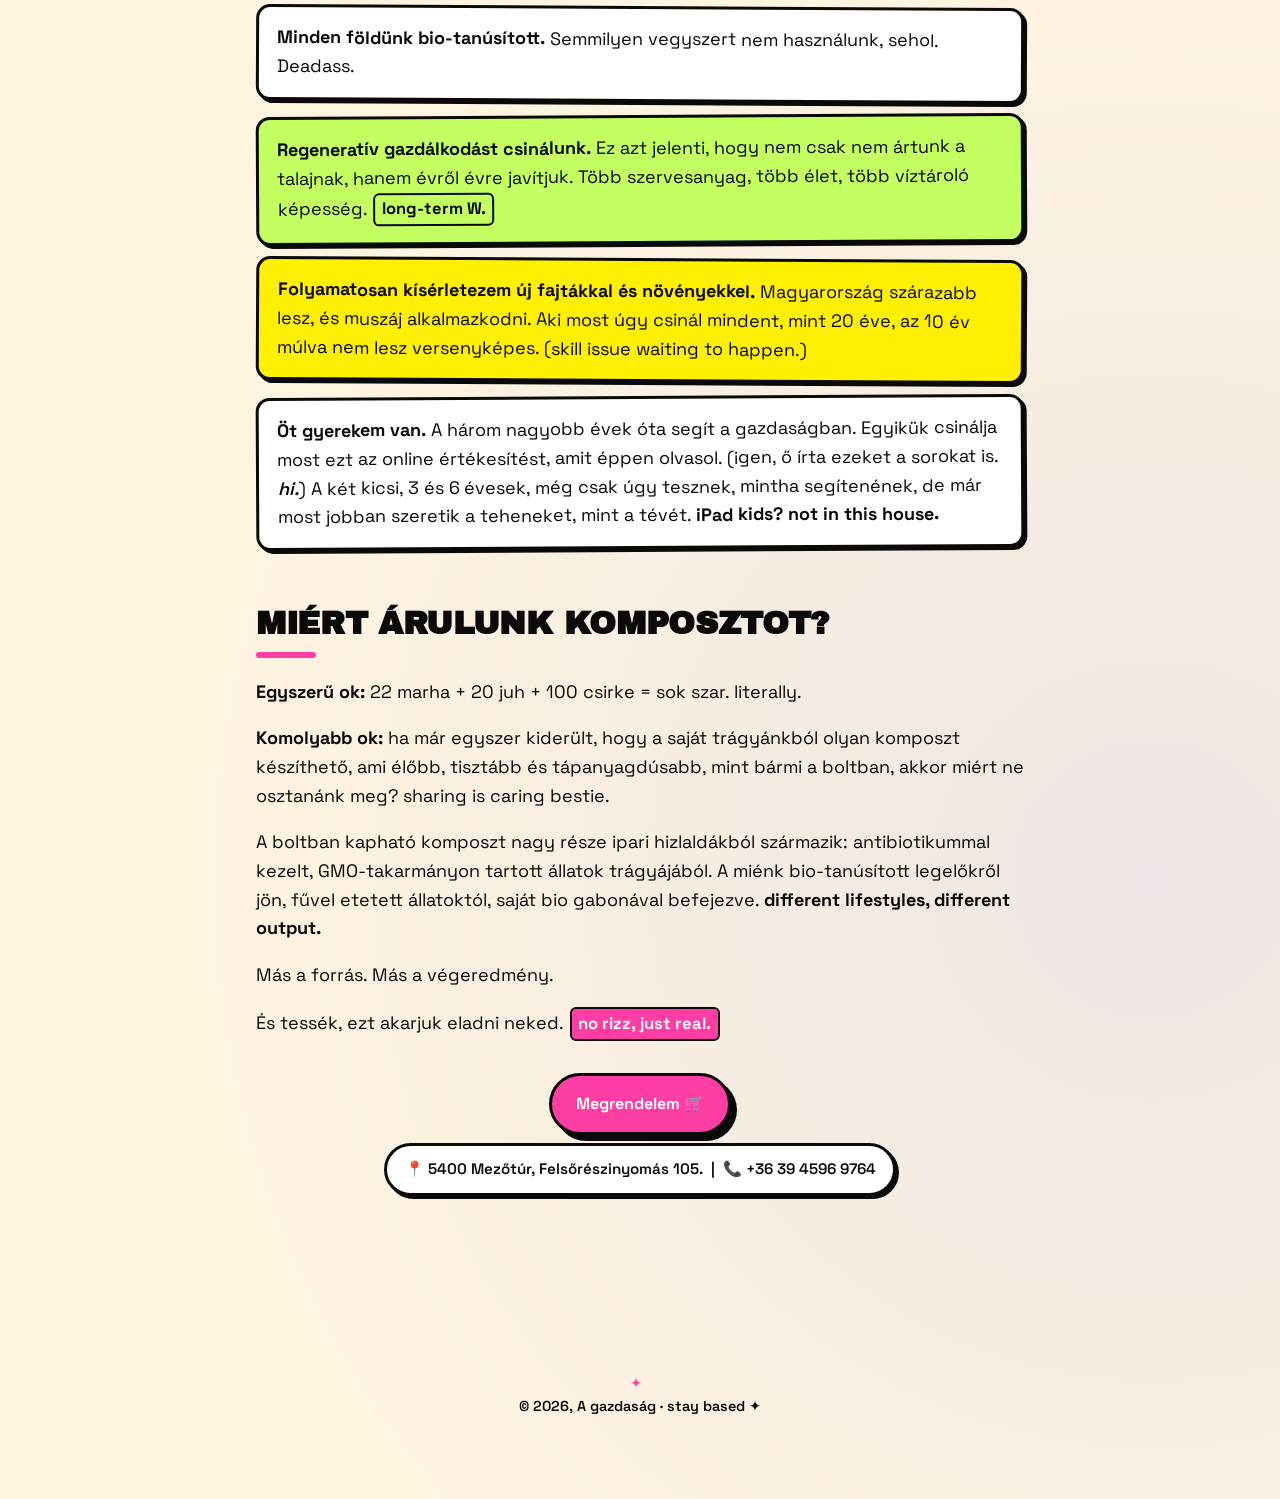
<file: genz/about.html>
<!DOCTYPE html>
<html lang="hu">
<head>
  <meta charset="UTF-8">
  <meta name="viewport" content="width=device-width, initial-scale=1.0">
  <title>Rólunk 🫶: érett marhatrágya komposzt</title>
  <meta name="description" content="Kik vagyunk, hogyan készítjük a komposztot, és miért nem sietünk vele. Family core energy.">
  <link rel="stylesheet" href="style.css">
</head>
<body>

  <div class="marquee" aria-hidden="true">
    <div class="marquee-track">
      <span>👨‍🌾 AGRÁRMÉRNÖK · 20 ÉV TEREP</span><span class="dot">✦</span>
      <span>20 ÉV CORPO · 2016-BAN F*CK IT</span><span class="dot">✦</span>
      <span>FAMILY FARM CORE</span><span class="dot">✦</span>
      <span>REGENERATÍV ENERGY</span><span class="dot">✦</span>
      <span>bio tanúsított · angus + wagyu + dorper + racka</span><span class="dot">✦</span>
      <span>👨‍🌾 AGRÁRMÉRNÖK · 20 ÉV TEREP</span><span class="dot">✦</span>
      <span>20 ÉV CORPO · 2016-BAN F*CK IT</span><span class="dot">✦</span>
    </div>
  </div>

  <nav class="topnav">
    <a href="index.html">Home</a>
    <a href="termek.html">Bővebben</a>
    <a href="about.html">Rólunk</a>
    <a href="faq.html">GYIK</a>
    <a href="../about.html" class="chill">chill mode</a>
  </nav>

  <main class="about-main">
    <section class="about-gallery" aria-label="Kép a gazdaságról">
      <img src="../assets/about-genz.jpg" alt="A gazdaság és a család">
    </section>

    <section class="story-copy about-copy">
      <p>Agrármérnök vagyok. Húsz évig dolgoztam multinál: agronómusként kezdtem, üzemvezetőként folytattam, végül termelési igazgatóként. 2016-ban otthagytam a multit, és visszaköltöztem a földre. <strong>main character arc fr.</strong></p>

      <p>Azóta ezt csinálom. És literally sokkal jobban szeretem, mint az irodát. <span class="tag tag-lime">W decision</span></p>

      <h2>Egy kicsit rólam (lore drop)</h2>
      <ul>
        <li><strong>Agrármérnöki diplomám van.</strong> Tudom, mit jelent az NPK, és azt is, miért nem csak ez a fontos. (a talaj <em>lore</em>-t akar, nem csak makrótápot.)</li>
        <li><strong>20 évig multi.</strong> Agronómusként kezdtem, aztán üzemvezető lettem, végül termelési igazgató. Vetőmagot, növényvédőt, technológiát adtunk el gazdáknak. Karrier vibe: W. Lélek vibe: mid.</li>
        <li><strong>2016-ban elegem lett.</strong> Pontosabban: rájöttem, hogy amit ott csináltunk, az nem ugyanaz, mint amit otthon szerettem volna csinálni. Otthagytam a multit, elindítottam a saját farmgazdaságomat. <strong>burned the boats.</strong></li>
        <li><strong>Tíz év alatt felépítettünk valamit, amire büszke vagyok.</strong> 22 angus és wagyu marha, 20+ dorper anyajuh, sok bárány, 50-150 csirke évszaktól függően, időnként kacsák, egy komondor és egy komondor-kuvasz keverék kutya. <strong>squad complete.</strong></li>
        <li><strong>Körülbelül 80 hektáron gazdálkodunk.</strong> Bio kukoricát termesztünk étkezésre és takarmányra, mellette búzát, bükkönyt és egy csomó más kultúrát is. <span class="tag tag-lime">crop diversity W.</span></li>
        <li><strong>Minden földünk bio-tanúsított.</strong> Semmilyen vegyszert nem használunk, sehol. Deadass.</li>
        <li><strong>Regeneratív gazdálkodást csinálunk.</strong> Ez azt jelenti, hogy nem csak nem ártunk a talajnak, hanem évről évre javítjuk. Több szervesanyag, több élet, több víztároló képesség. <span class="tag tag-lime">long-term W.</span></li>
        <li><strong>Folyamatosan kísérletezem új fajtákkal és növényekkel.</strong> Magyarország szárazabb lesz, és muszáj alkalmazkodni. Aki most úgy csinál mindent, mint 20 éve, az 10 év múlva nem lesz versenyképes. (skill issue waiting to happen.)</li>
        <li><strong>Öt gyerekem van.</strong> A három nagyobb évek óta segít a gazdaságban. Egyikük csinálja most ezt az online értékesítést, amit éppen olvasol. (igen, ő írta ezeket a sorokat is. <em>hi.</em>) A két kicsi, 3 és 6 évesek, még csak úgy tesznek, mintha segítenének, de már most jobban szeretik a teheneket, mint a tévét. <strong>iPad kids? not in this house.</strong></li>
      </ul>

      <h2>Miért árulunk komposztot?</h2>
      <p><strong>Egyszerű ok:</strong> 22 marha + 20 juh + 100 csirke = sok szar. literally.</p>

      <p><strong>Komolyabb ok:</strong> ha már egyszer kiderült, hogy a saját trágyánkból olyan komposzt készíthető, ami élőbb, tisztább és tápanyagdúsabb, mint bármi a boltban, akkor miért ne osztanánk meg? sharing is caring bestie.</p>

      <p>A boltban kapható komposzt nagy része ipari hizlaldákból származik: antibiotikummal kezelt, GMO-takarmányon tartott állatok trágyájából. A miénk bio-tanúsított legelőkről jön, fűvel etetett állatoktól, saját bio gabonával befejezve. <strong>different lifestyles, different output.</strong></p>

      <p>Más a forrás. Más a végeredmény.</p>

      <p>És tessék, ezt akarjuk eladni neked. <span class="tag tag-pink">no rizz, just real.</span></p>

      <div class="cta-row">
        <a href="termek.html" class="btn btn-primary">Megrendelem 🛒</a>
      </div>

      <p class="contact-line">📍 5400 Mezőtúr, Felsőrészinyomás 105. &nbsp;|&nbsp; 📞 +36 39 4596 9764</p>
    </section>
  </main>

  <footer>
    <p>© 2026, A gazdaság · stay based ✦</p>
  </footer>

</body>
</html>
</file>
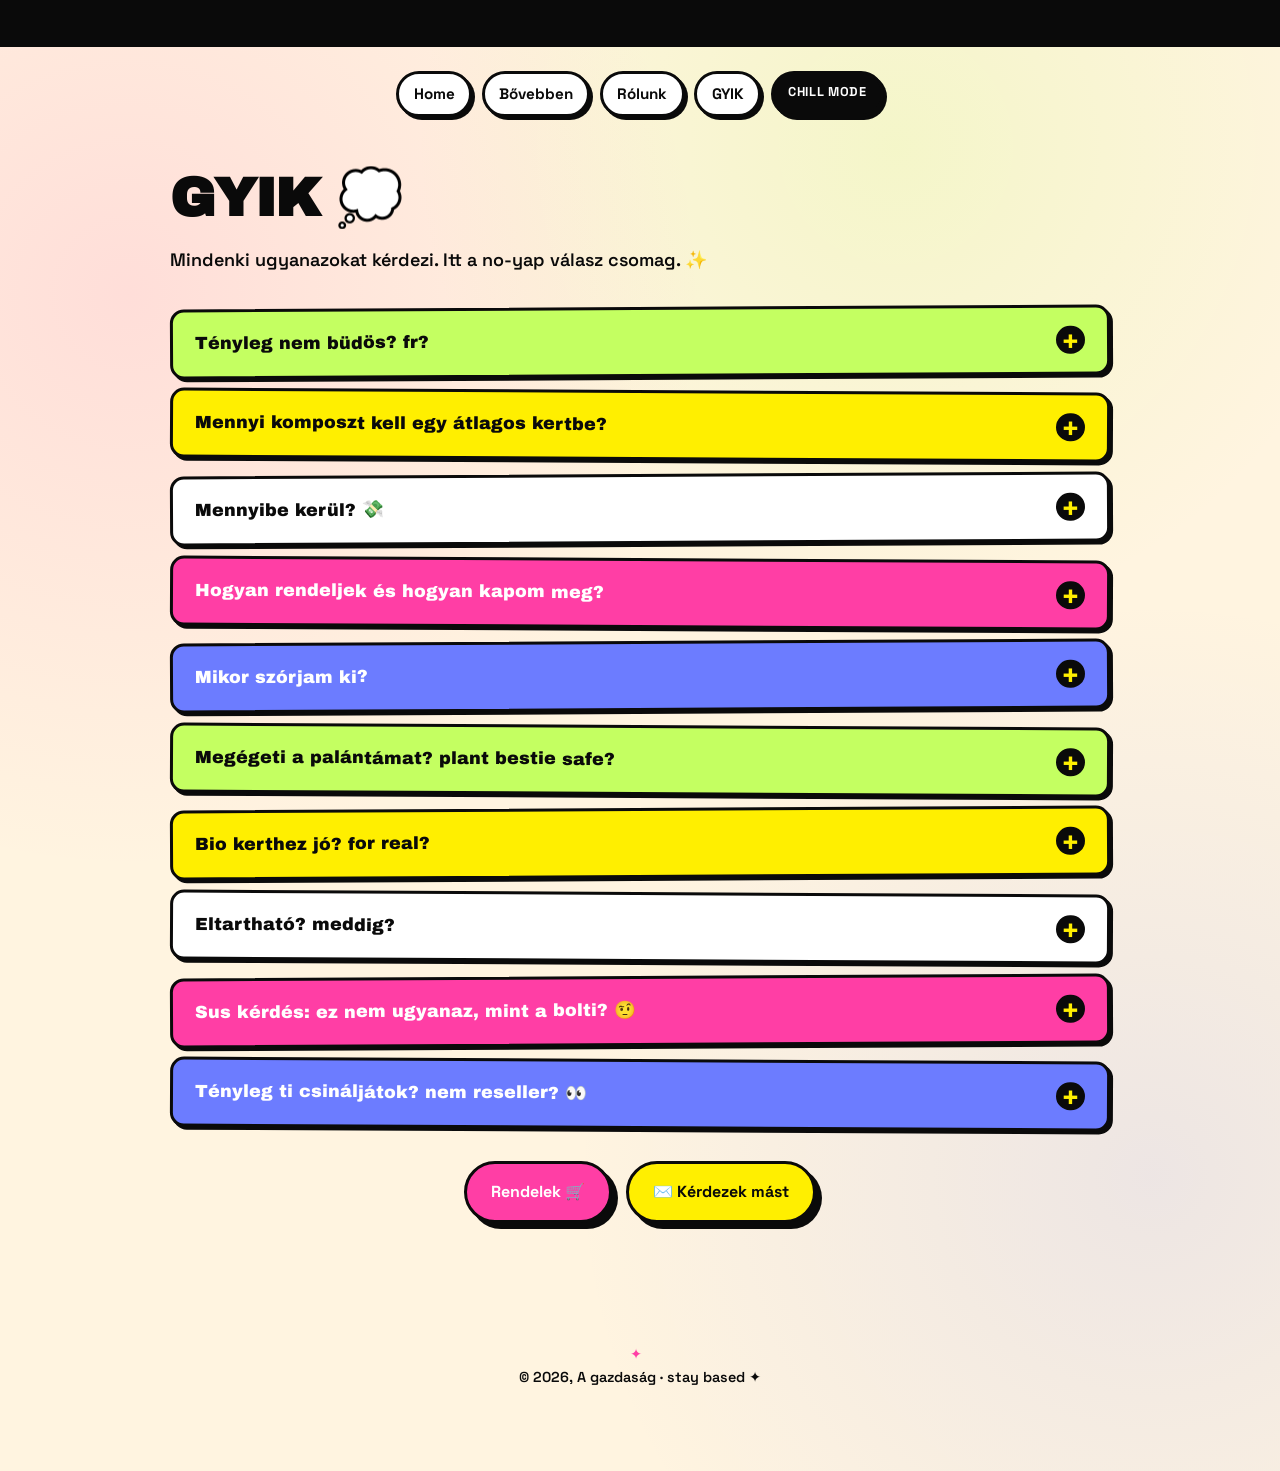
<file: genz/faq.html>
<!DOCTYPE html>
<html lang="hu">
<head>
  <meta charset="UTF-8">
  <meta name="viewport" content="width=device-width, initial-scale=1.0">
  <title>GYIK 💭: érett marhatrágya komposzt</title>
  <meta name="description" content="Gyakori kérdések a komposztról. Mennyiség, ár, szállítás, tárolás: no cap válaszok.">
  <link rel="stylesheet" href="style.css">
</head>
<body>

  <div class="marquee" aria-hidden="true">
    <div class="marquee-track">
      <span>💭 GYIK · NO YAPPING · CSAK A LÉNYEG</span><span class="dot">✦</span>
      <span>NEM BÜDÖS FR FR</span><span class="dot">✦</span>
      <span>19.000 FT / M³</span><span class="dot">✦</span>
      <span>BIO TANÚSÍTOTT W</span><span class="dot">✦</span>
      <span>GYERE KI MEZŐTÚRRA · MARKOLJ BELE · NÉZD MEG</span><span class="dot">✦</span>
      <span>💭 GYIK · NO YAPPING · CSAK A LÉNYEG</span><span class="dot">✦</span>
    </div>
  </div>

  <nav class="topnav">
    <a href="index.html">Home</a>
    <a href="termek.html">Bővebben</a>
    <a href="about.html">Rólunk</a>
    <a href="faq.html">GYIK</a>
    <a href="../faq.html" class="chill">chill mode</a>
  </nav>

  <main class="faq-main">
    <h1 class="product-title">GYIK 💭</h1>
    <p style="margin-top:0;font-weight:600;">Mindenki ugyanazokat kérdezi. Itt a no-yap válasz csomag. ✨</p>

    <section class="faq-list" aria-label="Gyakori kérdések">
      <details>
        <summary>Tényleg nem büdös? fr?</summary>
        <p>Tényleg nem. <strong>Deadass.</strong> Az érett komposztnak erdei avar illata van. Ha bármi mást érzel rajta, az nem érett komposzt, hanem még trágya. (huge difference, bestie.) A miénk az előbbi. Gyere ki, szagold meg.</p>
      </details>

      <details>
        <summary>Mennyi komposzt kell egy átlagos kertbe?</summary>
        <p>Egy 50 m²-es veteményesnek évi <strong>0,2-0,5 m³</strong> jellemzően elég a fenntartáshoz. Új ágyásnál vagy nagyon kimerült talajnál ennek a kétszerese sem sok. Gyümölcsfa ültetésekor 50-100 liter (~0,1 m³) a gödörbe. Magaságyás aljához 0,5-1 m³, utána évi 50-100 liter elég. <span class="tag tag-pink">math-ot megcsináltuk neked, no cap.</span></p>
      </details>

      <details>
        <summary>Mennyibe kerül? 💸</summary>
        <p>Jelenleg <strong>19.000 Ft / m³</strong>, ömlesztve. A zsákos és big bag-es kiszereléseink most átmenetileg <em>elfogytak</em>, csak m³-ben tudunk adni. <span class="tag">m³ only era.</span></p>
      </details>

      <details>
        <summary>Hogyan rendeljek és hogyan kapom meg?</summary>
        <p>Hívj, írj üzenetet, vagy gyere ki személyesen Mezőtúrra. <strong>Bármelyik works.</strong> A környékre kiszállítást is vállalunk, megegyezés szerint. Készpénz, utalás, kártya: <strong>mind W.</strong></p>
      </details>

      <details>
        <summary>Mikor szórjam ki?</summary>
        <p>Tavasszal vetés előtt vagy ősszel betakarítás után. Gyümölcsfákhoz literally bármikor használhatod. Cserepes virágoknál földdel keverve add hozzá. <span class="tag">flexible queen.</span></p>
      </details>

      <details>
        <summary>Megégeti a palántámat? plant bestie safe?</summary>
        <p>Nem. Mert <strong>érett</strong>. A „nyers" trágya képes leégetni a gyökeret, de a 180 napig érlelt komposzt nem. Nyugodtan tedd közvetlenül a tövébe, gyökérre, vagy keverd cserépföldbe. <span class="tag tag-lime">100% plant-friendly.</span></p>
      </details>

      <details>
        <summary>Bio kerthez jó? for real?</summary>
        <p>Igen. Semmi vegyszer, semmi gyorsító, semmi szintetikus. Csak trágya, növényi anyag, víz, levegő és sok idő. Minden alapanyag bio-tanúsított gazdaságból jön. <strong>Clean ingredients only.</strong></p>
      </details>

      <details>
        <summary>Eltartható? meddig?</summary>
        <p>Hűvös, árnyékos helyen, letakarva, levegőzve <strong>hónapokig eláll</strong>. Ne zárd le légmentesen, mert élő dolog, lélegezni kell hagyni. (igen, ez egy élő dolog. weird? maybe. real? yes.)</p>
      </details>

      <details>
        <summary>Sus kérdés: ez nem ugyanaz, mint a bolti? 🤨</summary>
        <p>No bestie. A bolti komposzt nagy része ipari hizlaldákból származó trágyából készül, gyorsan, antibiotikum-maradványokkal és gyomokkal. A miénk bio-tanúsított gazdaságból, kacsa- és marhatrágyából, 180 napig érlelve, géppel forgatva (egy mosolygós gépkezelővel). <strong>Different inputs, different output.</strong> Az Ohio-komposzt és a mi komposztunk nem ugyanaz.</p>
      </details>

      <details>
        <summary>Tényleg ti csináljátok? nem reseller? 👀</summary>
        <p>Tényleg. <strong>No middleman, no cap.</strong> Gyere ki Mezőtúrra, megmutatjuk a kupacot, a rostát, és még a forgatáshoz használt villát is. Receipts everywhere.</p>
      </details>
    </section>

    <div class="cta-row">
      <a href="termek.html" class="btn btn-primary">Rendelek 🛒</a>
      <a href="mailto:szarvasimarha@gmail.com?subject=K%C3%A9rd%C3%A9s%20a%20komposztr%C3%B3l&body=Szia!%0A%0AK%C3%A9rd%C3%A9sem%20lenne%3A%0A___" class="btn btn-secondary">✉️ Kérdezek mást</a>
    </div>
  </main>

  <footer>
    <p>© 2026, A gazdaság · stay based ✦</p>
  </footer>

</body>
</html>
</file>
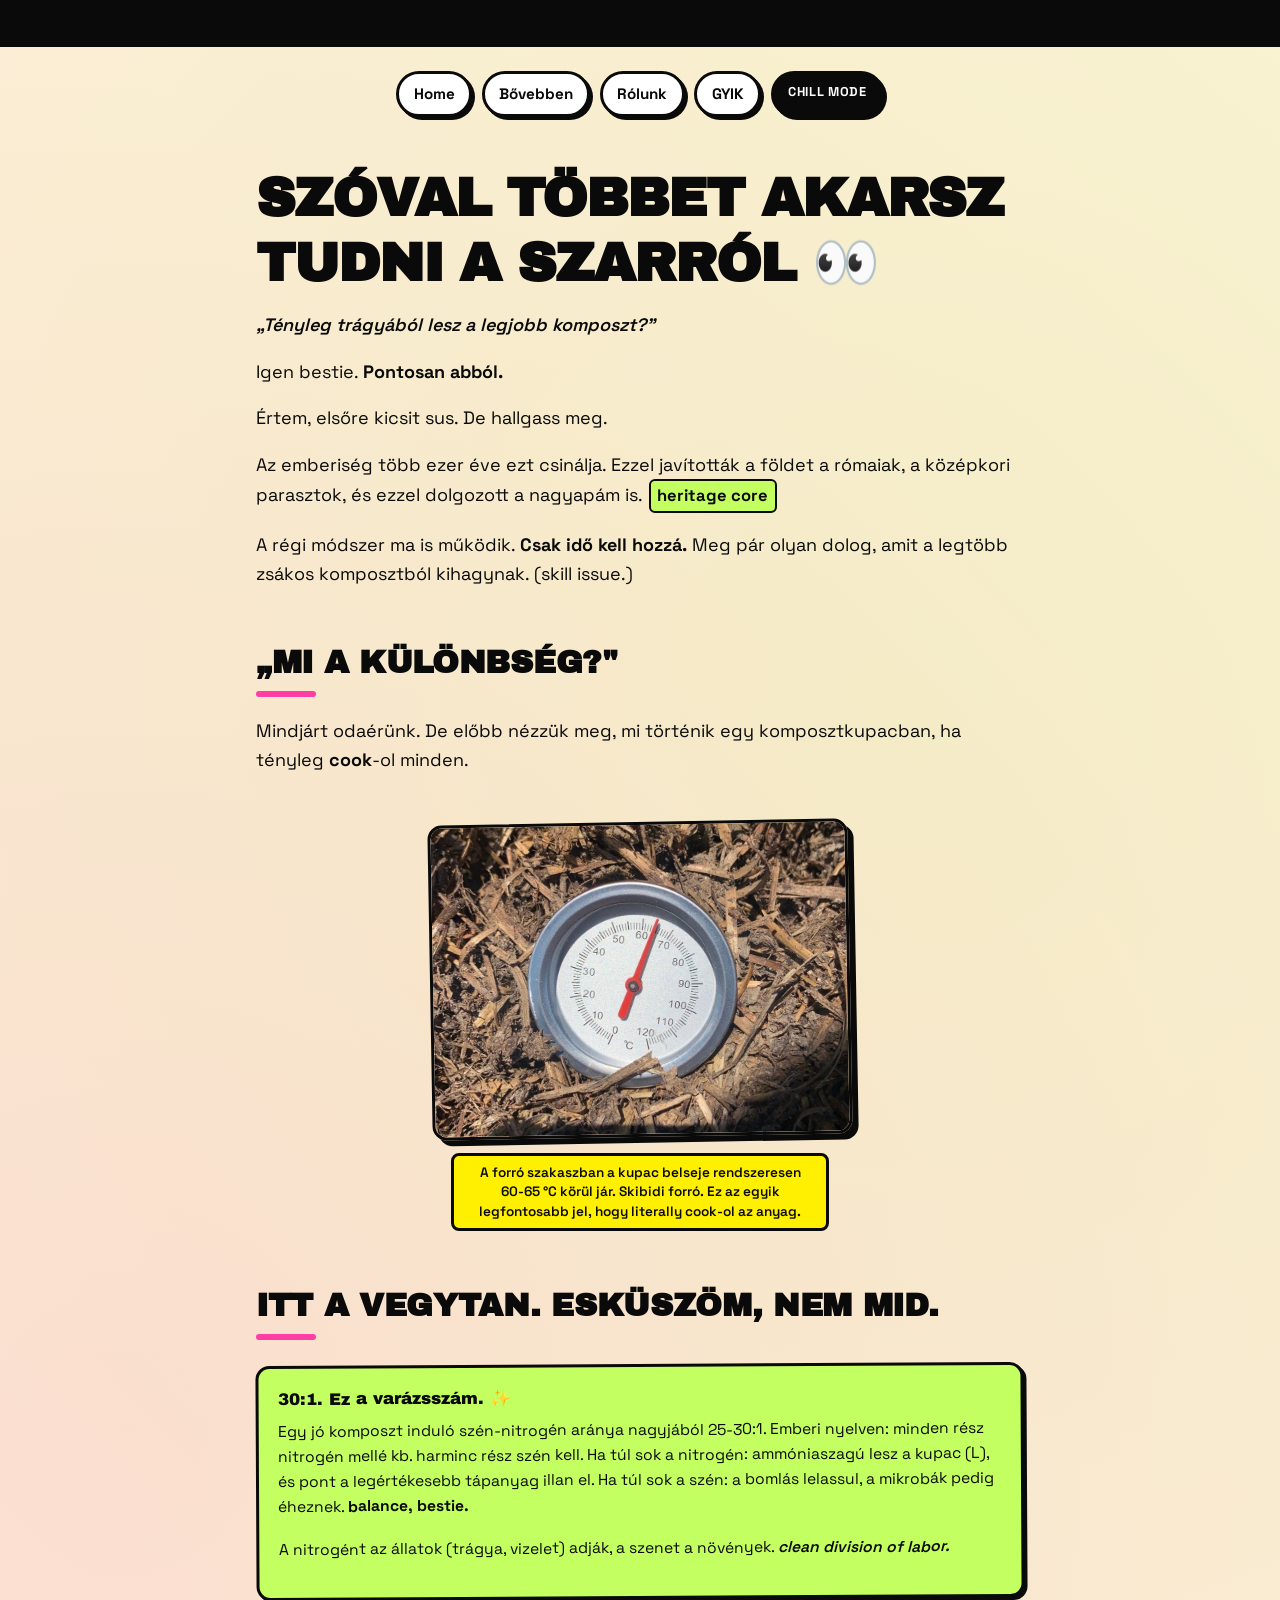
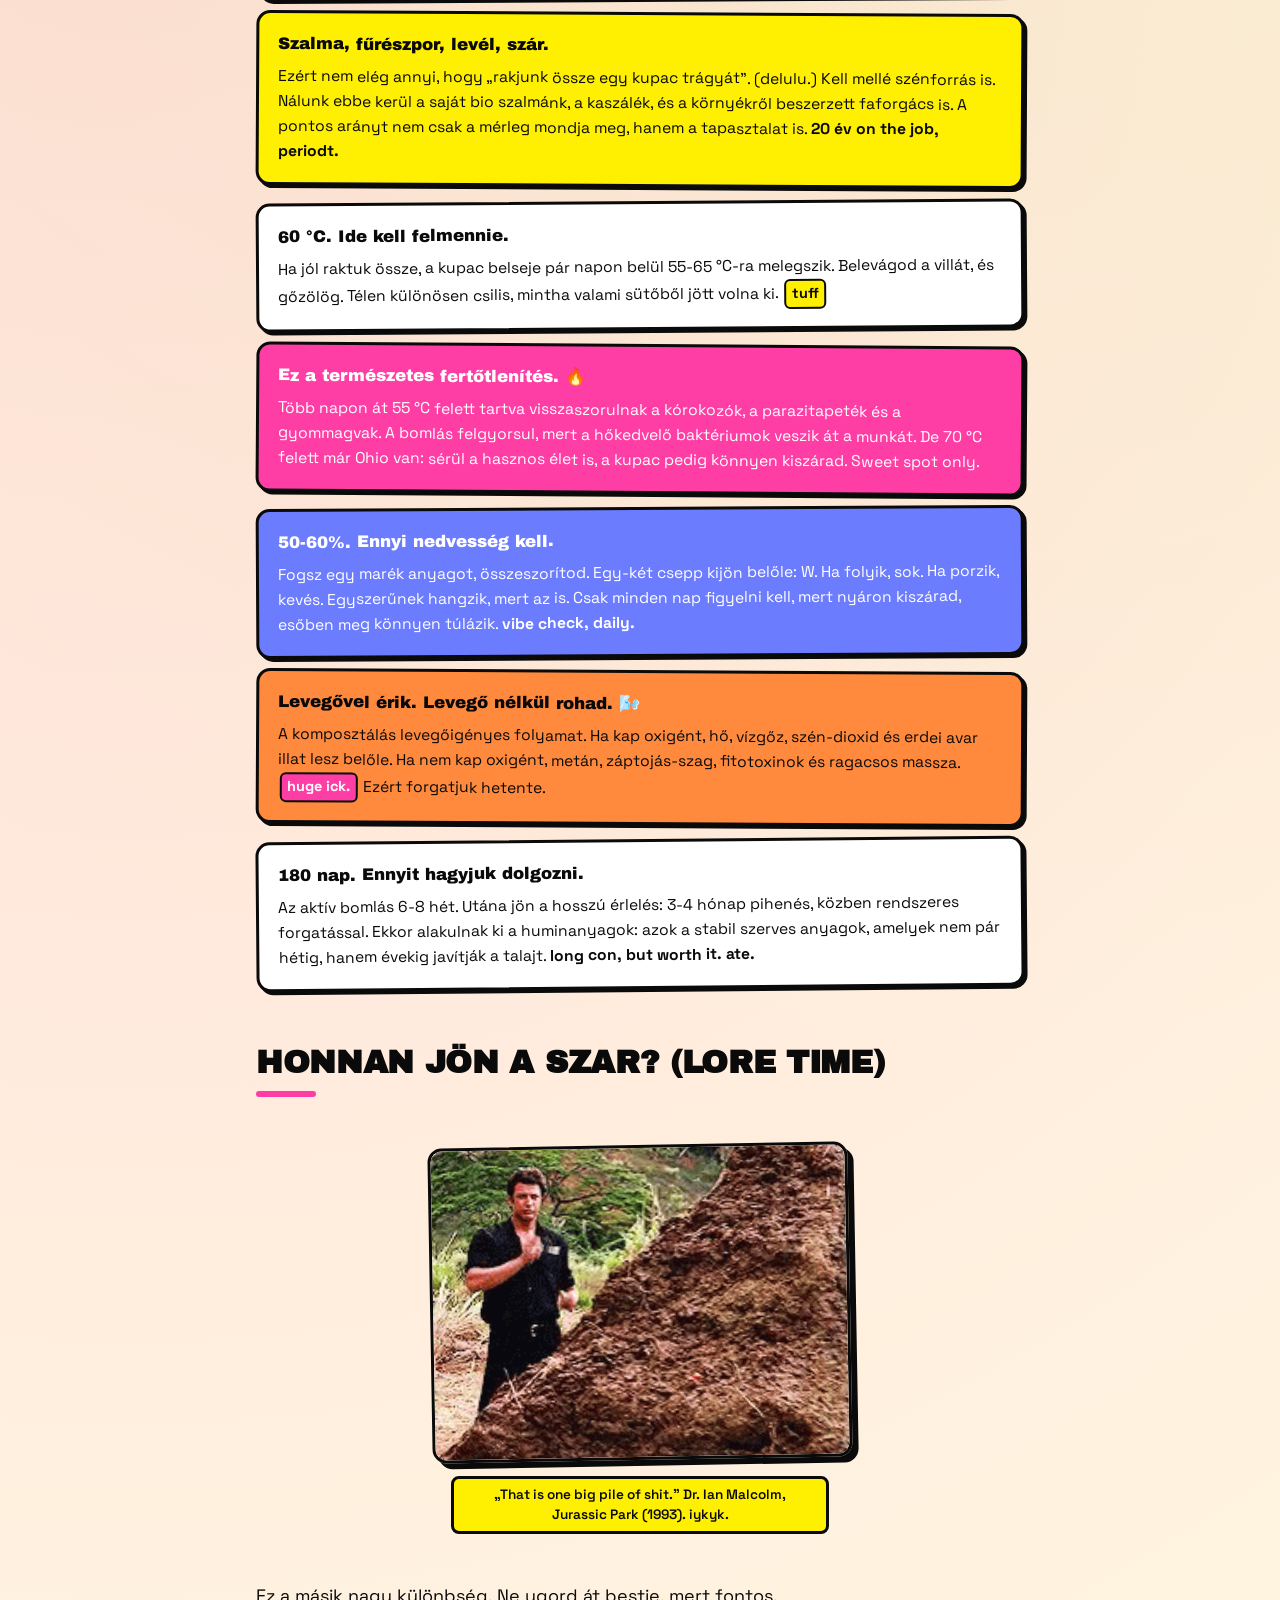
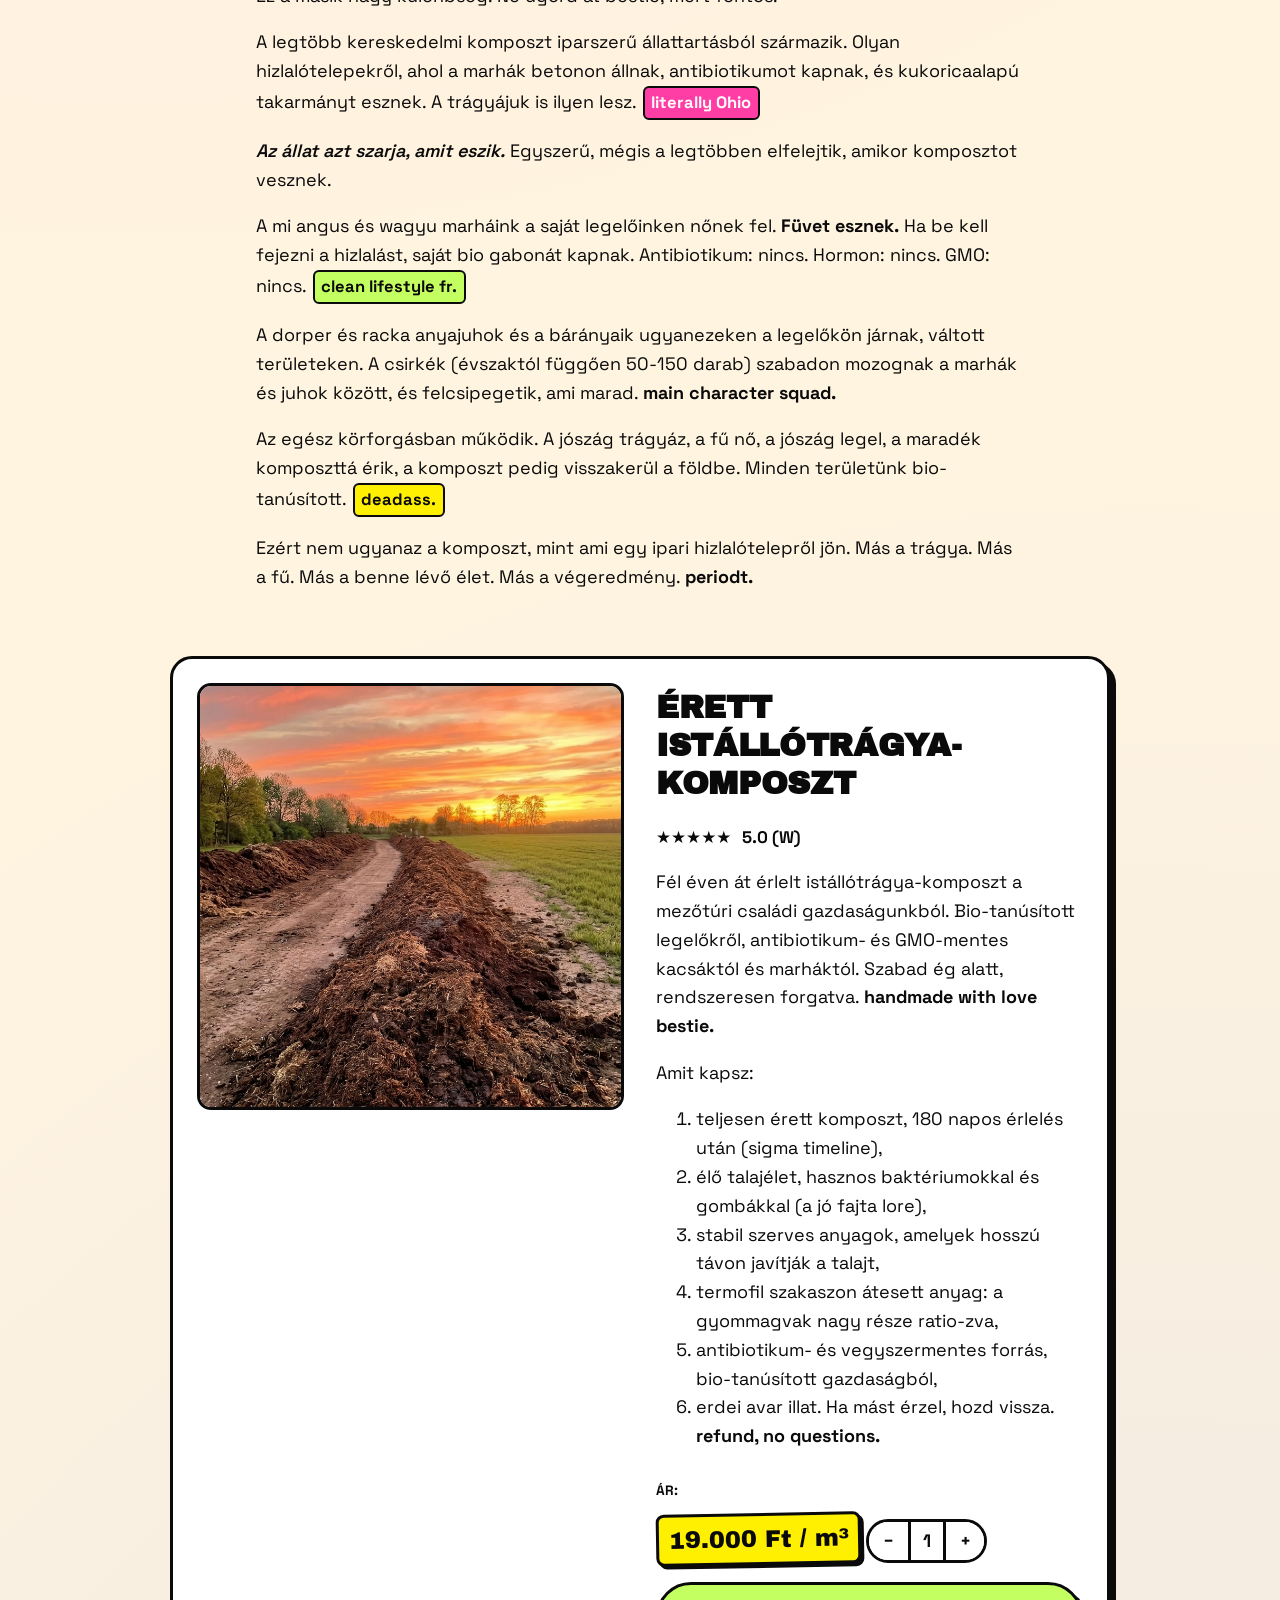
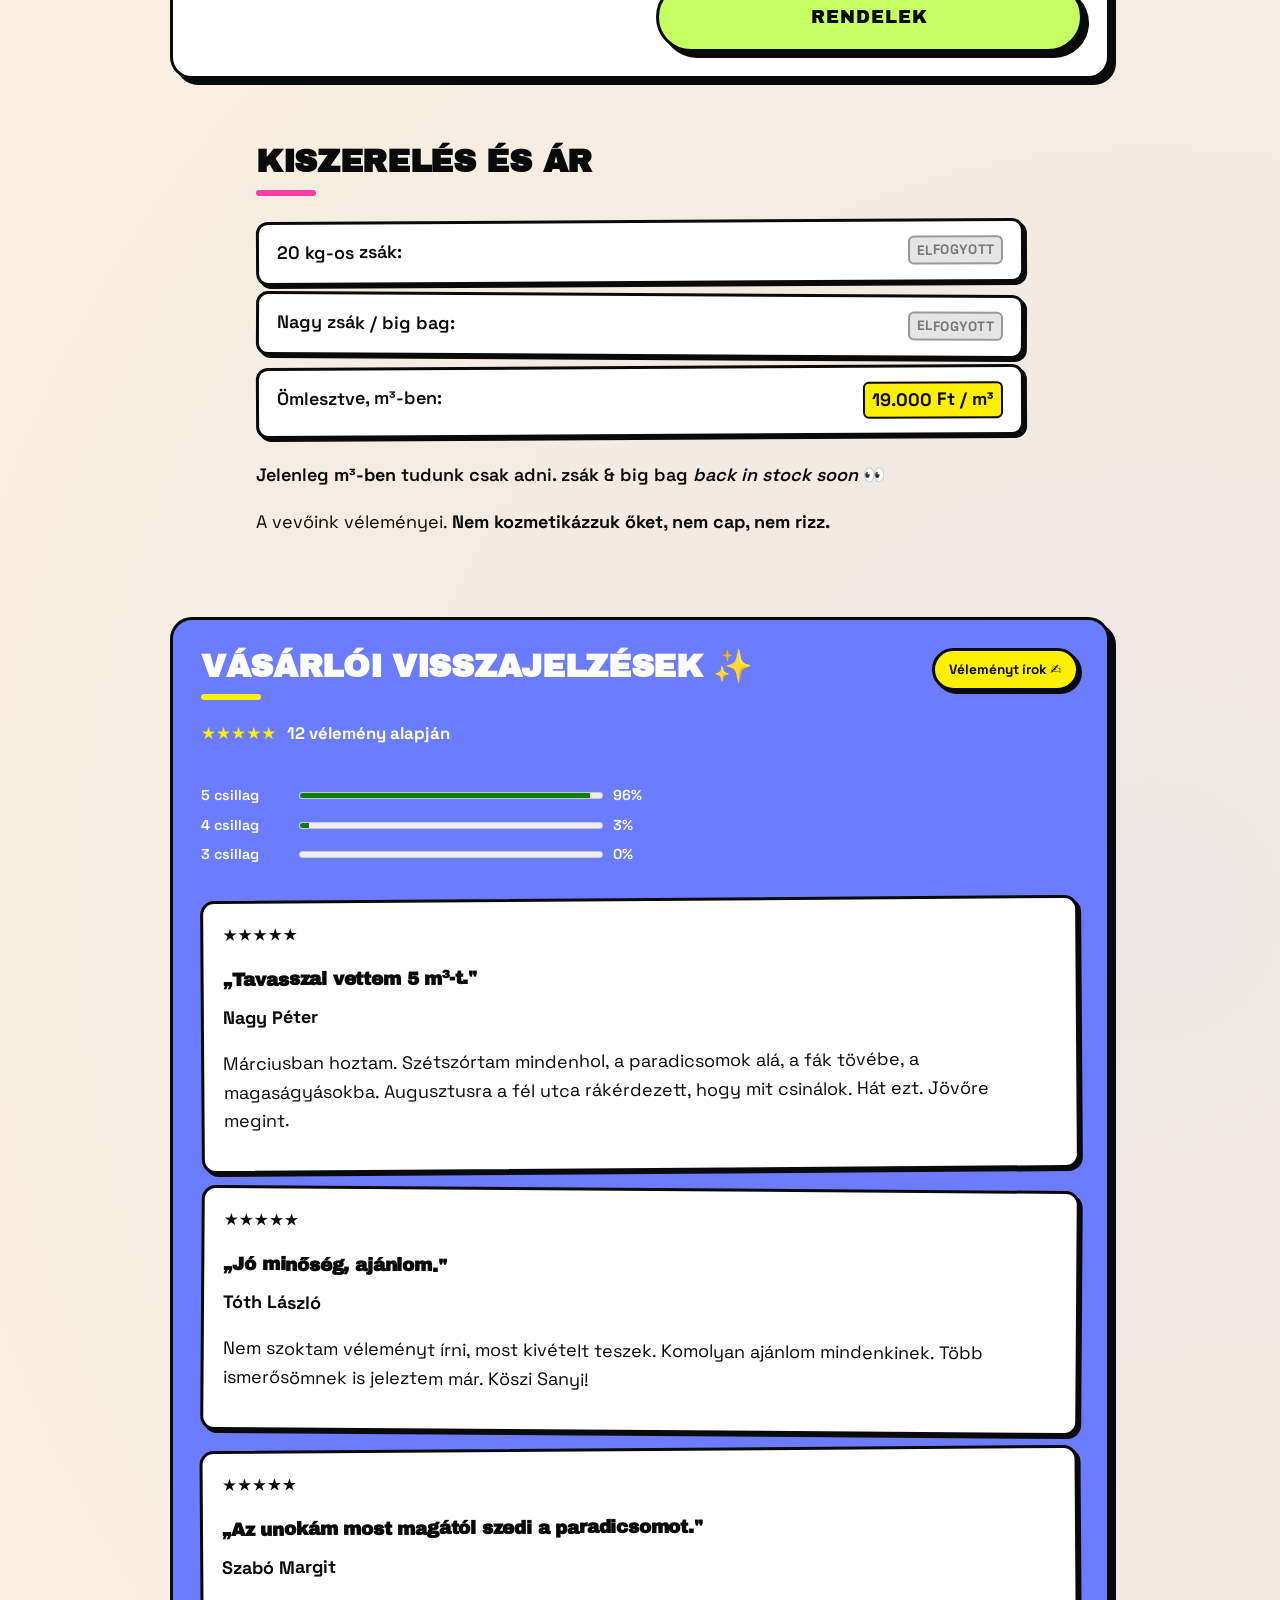
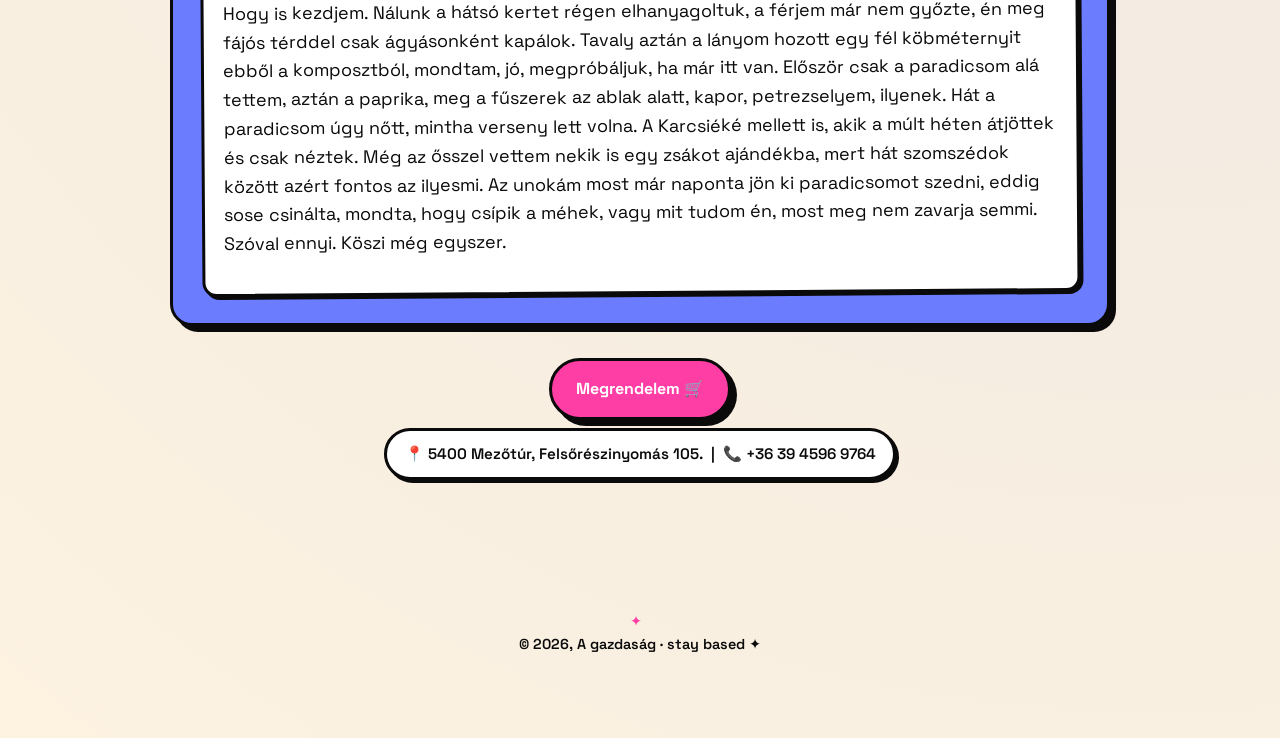
<file: genz/termek.html>
<!DOCTYPE html>
<html lang="hu">
<head>
  <meta charset="UTF-8">
  <meta name="viewport" content="width=device-width, initial-scale=1.0">
  <title>A termék 💩✨: érett marhatrágya komposzt</title>
  <meta name="description" content="Hat hónapig érlelt, sötét, morzsalékos marhatrágya komposzt kertbe, magaságyásba és cserepes növényekhez. No cap.">
  <link rel="stylesheet" href="style.css">
</head>
<body class="product-page">

  <div class="marquee" aria-hidden="true">
    <div class="marquee-track">
      <span>🛒 ÖMLESZTVE M³-BEN · CSAK ÚGY</span><span class="dot">✦</span>
      <span>ZSÁK & BIG BAG ELFOGYOTT</span><span class="dot">✦</span>
      <span>180 NAPOS ÉRLELÉS SIGMA MOOD</span><span class="dot">✦</span>
      <span>SZARVASIMARHA@GMAIL.COM</span><span class="dot">✦</span>
      <span>🛒 ÖMLESZTVE M³-BEN · CSAK ÚGY</span><span class="dot">✦</span>
      <span>ZSÁK & BIG BAG ELFOGYOTT</span><span class="dot">✦</span>
    </div>
  </div>

  <nav class="topnav">
    <a href="index.html">Home</a>
    <a href="termek.html">Bővebben</a>
    <a href="about.html">Rólunk</a>
    <a href="faq.html">GYIK</a>
    <a href="../termek.html" class="chill">chill mode</a>
  </nav>

  <main class="product-main">
    <section class="story-copy">
      <h1 class="product-title">Szóval többet akarsz tudni a szarról 👀</h1>
      <p><em>„Tényleg trágyából lesz a legjobb komposzt?"</em></p>

      <p>Igen bestie. <strong>Pontosan abból.</strong></p>
      <p>Értem, elsőre kicsit sus. De hallgass meg.</p>

      <p>Az emberiség több ezer éve ezt csinálja. Ezzel javították a földet a rómaiak, a középkori parasztok, és ezzel dolgozott a nagyapám is. <span class="tag tag-lime">heritage core</span></p>

      <p>A régi módszer ma is működik. <strong>Csak idő kell hozzá.</strong> Meg pár olyan dolog, amit a legtöbb zsákos komposztból kihagynak. (skill issue.)</p>

      <h2>„Mi a különbség?"</h2>
      <p>Mindjárt odaérünk. De előbb nézzük meg, mi történik egy komposztkupacban, ha tényleg <strong>cook</strong>-ol minden.</p>

      <figure class="story-media">
        <img src="../assets/compost-thermometer.jpg" alt="Komposzt hőmérő 65 Celsius fok körül">
        <figcaption>A forró szakaszban a kupac belseje rendszeresen 60-65&nbsp;°C körül jár. Skibidi forró. Ez az egyik legfontosabb jel, hogy literally cook-ol az anyag.</figcaption>
      </figure>

      <h2>Itt a vegytan. Esküszöm, nem mid.</h2>

      <dl class="tech-list">
        <div>
          <dt>30:1. Ez a varázsszám. ✨</dt>
          <dd>
            <p>Egy jó komposzt induló szén-nitrogén aránya nagyjából 25-30:1. Emberi nyelven: minden rész nitrogén mellé kb. harminc rész szén kell. Ha túl sok a nitrogén: ammóniaszagú lesz a kupac (L), és pont a legértékesebb tápanyag illan el. Ha túl sok a szén: a bomlás lelassul, a mikrobák pedig éheznek. <strong>balance, bestie.</strong></p>
            <p>A nitrogént az állatok (trágya, vizelet) adják, a szenet a növények. <em>clean division of labor.</em></p>
          </dd>
        </div>

        <div>
          <dt>Szalma, fűrészpor, levél, szár.</dt>
          <dd>Ezért nem elég annyi, hogy „rakjunk össze egy kupac trágyát". (delulu.) Kell mellé szénforrás is. Nálunk ebbe kerül a saját bio szalmánk, a kaszálék, és a környékről beszerzett faforgács is. A pontos arányt nem csak a mérleg mondja meg, hanem a tapasztalat is. <strong>20 év on the job, periodt.</strong></dd>
        </div>

        <div>
          <dt>60&nbsp;°C. Ide kell felmennie.</dt>
          <dd>Ha jól raktuk össze, a kupac belseje pár napon belül 55-65&nbsp;°C-ra melegszik. Belevágod a villát, és gőzölög. Télen különösen csilis, mintha valami sütőből jött volna ki. <span class="tag">tuff</span></dd>
        </div>

        <div>
          <dt>Ez a természetes fertőtlenítés. 🔥</dt>
          <dd>Több napon át 55&nbsp;°C felett tartva visszaszorulnak a kórokozók, a parazitapeték és a gyommagvak. A bomlás felgyorsul, mert a hőkedvelő baktériumok veszik át a munkát. De 70&nbsp;°C felett már Ohio van: sérül a hasznos élet is, a kupac pedig könnyen kiszárad. Sweet spot only.</dd>
        </div>

        <div>
          <dt>50-60%. Ennyi nedvesség kell.</dt>
          <dd>Fogsz egy marék anyagot, összeszorítod. Egy-két csepp kijön belőle: W. Ha folyik, sok. Ha porzik, kevés. Egyszerűnek hangzik, mert az is. Csak minden nap figyelni kell, mert nyáron kiszárad, esőben meg könnyen túlázik. <strong>vibe check, daily.</strong></dd>
        </div>

        <div>
          <dt>Levegővel érik. Levegő nélkül rohad. 🌬️</dt>
          <dd>A komposztálás levegőigényes folyamat. Ha kap oxigént, hő, vízgőz, szén-dioxid és erdei avar illat lesz belőle. Ha nem kap oxigént, metán, záptojás-szag, fitotoxinok és ragacsos massza. <span class="tag tag-pink">huge ick.</span> Ezért forgatjuk hetente.</dd>
        </div>

        <div>
          <dt>180 nap. Ennyit hagyjuk dolgozni.</dt>
          <dd>Az aktív bomlás 6-8 hét. Utána jön a hosszú érlelés: 3-4 hónap pihenés, közben rendszeres forgatással. Ekkor alakulnak ki a huminanyagok: azok a stabil szerves anyagok, amelyek nem pár hétig, hanem évekig javítják a talajt. <strong>long con, but worth it. ate.</strong></dd>
        </div>
      </dl>

      <h2>Honnan jön a szar? (lore time)</h2>

      <figure class="story-media">
        <img src="../assets/shit-jurassic-park.gif" alt="Dr. Ian Malcolm a Jurassic Parkból egy hatalmas trágyakupac mellett">
        <figcaption>„That is one big pile of shit." Dr. Ian Malcolm, Jurassic Park (1993). iykyk.</figcaption>
      </figure>

      <p>Ez a másik nagy különbség. Ne ugord át bestie, mert fontos.</p>

      <p>A legtöbb kereskedelmi komposzt iparszerű állattartásból származik. Olyan hizlalótelepekről, ahol a marhák betonon állnak, antibiotikumot kapnak, és kukoricaalapú takarmányt esznek. A trágyájuk is ilyen lesz. <span class="tag tag-pink">literally Ohio</span></p>

      <p><em>Az állat azt szarja, amit eszik.</em> Egyszerű, mégis a legtöbben elfelejtik, amikor komposztot vesznek.</p>

      <p>A mi angus és wagyu marháink a saját legelőinken nőnek fel. <strong>Füvet esznek.</strong> Ha be kell fejezni a hizlalást, saját bio gabonát kapnak. Antibiotikum: nincs. Hormon: nincs. GMO: nincs. <span class="tag tag-lime">clean lifestyle fr.</span></p>

      <p>A dorper és racka anyajuhok és a bárányaik ugyanezeken a legelőkön járnak, váltott területeken. A csirkék (évszaktól függően 50-150 darab) szabadon mozognak a marhák és juhok között, és felcsipegetik, ami marad. <strong>main character squad.</strong></p>

      <p>Az egész körforgásban működik. A jószág trágyáz, a fű nő, a jószág legel, a maradék komposzttá érik, a komposzt pedig visszakerül a földbe. Minden területünk bio-tanúsított. <span class="tag">deadass.</span></p>

      <p>Ezért nem ugyanaz a komposzt, mint ami egy ipari hizlalótelepről jön. Más a trágya. Más a fű. Más a benne lévő élet. Más a végeredmény. <strong>periodt.</strong></p>
    </section>

    <section class="product-card" aria-labelledby="product-card-title">
      <div class="product-gallery">
        <img src="../assets/compost-hero.webp" alt="Érett marhatrágya komposzt termékkép">
      </div>

      <div class="product-info">
        <h2 id="product-card-title">Érett istállótrágya-komposzt</h2>
        <p class="rating" aria-label="5 csillagos értékelés">★★★★★ <span>5.0 (W)</span></p>

        <p>Fél éven át érlelt istállótrágya-komposzt a mezőtúri családi gazdaságunkból. Bio-tanúsított legelőkről, antibiotikum- és GMO-mentes kacsáktól és marháktól. Szabad ég alatt, rendszeresen forgatva. <strong>handmade with love bestie.</strong></p>

        <p>Amit kapsz:</p>
        <ol>
          <li>teljesen érett komposzt, 180 napos érlelés után (sigma timeline),</li>
          <li>élő talajélet, hasznos baktériumokkal és gombákkal (a jó fajta lore),</li>
          <li>stabil szerves anyagok, amelyek hosszú távon javítják a talajt,</li>
          <li>termofil szakaszon átesett anyag: a gyommagvak nagy része ratio-zva,</li>
          <li>antibiotikum- és vegyszermentes forrás, bio-tanúsított gazdaságból,</li>
          <li>erdei avar illat. Ha mást érzel, hozd vissza. <strong>refund, no questions.</strong></li>
        </ol>

        <p class="price-label">Ár:</p>
        <p class="product-price">19.000 Ft / m³</p>

        <div class="quantity-row" aria-label="Mennyiség (m³)">
          <button type="button" id="qty-minus" aria-label="Csökkentés">−</button>
          <span id="qty-display" aria-live="polite">1</span>
          <button type="button" id="qty-plus" aria-label="Növelés">+</button>
        </div>

        <a class="buy-button order-link" href="mailto:szarvasimarha@gmail.com">Rendelek</a>
      </div>
    </section>

    <section class="story-copy">
      <h2>Kiszerelés és ár</h2>
      <ul class="price-list">
        <li>20 kg-os zsák: <span class="sold-out">Elfogyott</span></li>
        <li>Nagy zsák / big bag: <span class="sold-out">Elfogyott</span></li>
        <li>Ömlesztve, m³-ben: <em>19.000 Ft / m³</em></li>
      </ul>
      <p style="font-weight:600;margin-top:0.5rem;">Jelenleg <strong>m³-ben</strong> tudunk csak adni. zsák & big bag <em>back in stock soon</em> 👀</p>
    </section>

    <section class="story-copy">
      <p>A vevőink véleményei. <strong>Nem kozmetikázzuk őket, nem cap, nem rizz.</strong></p>
    </section>

    <section class="reviews" aria-labelledby="reviews-title">
      <div class="reviews-summary">
        <div>
          <h2 id="reviews-title">Vásárlói visszajelzések ✨</h2>
          <p class="rating">★★★★★ <span>12 vélemény alapján</span></p>
        </div>
        <a href="mailto:szarvasimarha@gmail.com?subject=Komposzt%20v%C3%A9lem%C3%A9ny&body=Szia!%0A%0ASzeretn%C3%A9k%20v%C3%A9lem%C3%A9nyt%20%C3%ADrni%20a%20komposztr%C3%B3l.%0A%0A%C3%89rt%C3%A9kel%C3%A9s%20(1-5)%3A%20___%0ANevem%3A%20___%0AV%C3%A9lem%C3%A9ny%3A%20___%0A%0AK%C3%B6szi!" class="review-link">Véleményt írok ✍️</a>
      </div>

      <div class="rating-bars" aria-label="Értékelések megoszlása">
        <p><span>5 csillag</span><meter min="0" max="100" value="96"></meter><span>96%</span></p>
        <p><span>4 csillag</span><meter min="0" max="100" value="3"></meter><span>3%</span></p>
        <p><span>3 csillag</span><meter min="0" max="100" value="0"></meter><span>0%</span></p>
      </div>

      <article class="review">
        <p class="rating">★★★★★</p>
        <h3>„Tavasszal vettem 5 m³-t."</h3>
        <p><strong>Nagy Péter</strong></p>
        <p>Márciusban hoztam. Szétszórtam mindenhol, a paradicsomok alá, a fák tövébe, a magaságyásokba. Augusztusra a fél utca rákérdezett, hogy mit csinálok. Hát ezt. Jövőre megint.</p>
      </article>

      <article class="review">
        <p class="rating">★★★★★</p>
        <h3>„Jó minőség, ajánlom."</h3>
        <p><strong>Tóth László</strong></p>
        <p>Nem szoktam véleményt írni, most kivételt teszek. Komolyan ajánlom mindenkinek. Több ismerősömnek is jeleztem már. Köszi Sanyi!</p>
      </article>

      <article class="review">
        <p class="rating">★★★★★</p>
        <h3>„Az unokám most magától szedi a paradicsomot."</h3>
        <p><strong>Szabó Margit</strong></p>
        <p>Hogy is kezdjem. Nálunk a hátsó kertet régen elhanyagoltuk, a férjem már nem győzte, én meg fájós térddel csak ágyásonként kapálok. Tavaly aztán a lányom hozott egy fél köbméternyit ebből a komposztból, mondtam, jó, megpróbáljuk, ha már itt van. Először csak a paradicsom alá tettem, aztán a paprika, meg a fűszerek az ablak alatt, kapor, petrezselyem, ilyenek. Hát a paradicsom úgy nőtt, mintha verseny lett volna. A Karcsiéké mellett is, akik a múlt héten átjöttek és csak néztek. Még az ősszel vettem nekik is egy zsákot ajándékba, mert hát szomszédok között azért fontos az ilyesmi. Az unokám most már naponta jön ki paradicsomot szedni, eddig sose csinálta, mondta, hogy csípik a méhek, vagy mit tudom én, most meg nem zavarja semmi. Szóval ennyi. Köszi még egyszer.</p>
      </article>
    </section>

    <section class="closing" id="cim">
      <div class="cta-row">
        <a href="mailto:szarvasimarha@gmail.com" class="btn btn-primary order-link">Megrendelem 🛒</a>
      </div>
      <p class="contact-line">📍 5400 Mezőtúr, Felsőrészinyomás 105. &nbsp;|&nbsp; 📞 +36 39 4596 9764</p>
    </section>
  </main>

  <footer>
    <p>© 2026, A gazdaság · stay based ✦</p>
  </footer>

  <script>
    (function () {
      var display = document.getElementById("qty-display");
      var minus = document.getElementById("qty-minus");
      var plus = document.getElementById("qty-plus");
      var orderLinks = document.querySelectorAll(".order-link");
      if (!display || !minus || !plus) return;

      var qty = 1;

      function buildHref(n) {
        var body = [
          "Sziasztok!",
          "",
          "Komposztot szeretnék rendelni az alábbiak szerint:",
          "",
          "• Mennyiség: " + n + " m³",
          "• Átvétel: [személyesen Mezőtúron / kérek házhozszállítást]",
          "• Szállítási cím (ha kell):",
          "• Mikor lenne jó (pl. jövő szombat délelőtt):",
          "• Telefonszám, hogy könnyebben elérjetek:",
          "",
          "Köszi!",
        ].join("\n");
        return (
          "mailto:szarvasimarha@gmail.com" +
          "?subject=" +
          encodeURIComponent("Komposzt rendelés: " + n + " m³") +
          "&body=" +
          encodeURIComponent(body)
        );
      }

      function set(n) {
        qty = Math.max(1, Math.min(99, n));
        display.textContent = qty;
        var href = buildHref(qty);
        orderLinks.forEach(function (a) {
          a.href = href;
        });
      }

      minus.addEventListener("click", function () {
        set(qty - 1);
      });
      plus.addEventListener("click", function () {
        set(qty + 1);
      });
      set(1);
    })();
  </script>
</body>
</html>
</file>
<file: style.css>
/* ---------- Reset & base ---------- */
*,
*::before,
*::after {
  box-sizing: border-box;
}

html {
  -webkit-text-size-adjust: 100%;
  scroll-behavior: smooth;
}

body {
  margin: 0;
  background: #ffffff;
  color: #1a1a1a;
  font-family: -apple-system, BlinkMacSystemFont, "Segoe UI", Roboto, "Helvetica Neue", Arial, sans-serif;
  font-size: 18px;
  line-height: 1.65;
  -webkit-font-smoothing: antialiased;
  -moz-osx-font-smoothing: grayscale;
}

/* ---------- Top nav ---------- */
.topnav {
  display: flex;
  justify-content: center;
  gap: 2.5rem;
  padding: 2rem 1rem;
  font-weight: 600;
  font-size: 1rem;
}

.topnav a {
  color: #1a1a1a;
  text-decoration: none;
}

.topnav a:hover {
  color: #6b6b6b;
}

/* ---------- Layout ---------- */
main {
  max-width: 56ch;
  margin: 0 auto;
  padding: 1rem 1.25rem 4rem;
}

footer {
  text-align: center;
  padding: 3rem 1rem 4rem;
  color: #9a9a9a;
  font-size: 0.9rem;
}

/* ---------- Hero ---------- */
.hero {
  margin: 2rem 0 3rem;
  text-align: center;
}

.hero-img {
  display: block;
  width: 100%;
  max-width: 560px;
  aspect-ratio: 16 / 10;
  margin: 0 auto;
  object-fit: cover;
  border-radius: 4px;
}

/* ---------- Typography ---------- */
h1 {
  font-size: 2.5rem;
  line-height: 1.15;
  font-weight: 800;
  letter-spacing: -0.02em;
  margin: 0 0 1rem;
  text-align: center;
}

.subhead {
  font-size: 1.15rem;
  line-height: 1.5;
  font-weight: 500;
  color: #444;
  text-align: center;
  margin: 0 auto 1.75rem;
  max-width: 560px;
}

h2 {
  font-size: 1.6rem;
  line-height: 1.25;
  font-weight: 700;
  letter-spacing: -0.01em;
  margin: 3rem 0 1.25rem;
}

h3 {
  font-size: 1.05rem;
  font-weight: 700;
  margin: 2rem 0 0.75rem;
}

p {
  margin: 0 0 1.1rem;
}

strong {
  font-weight: 700;
}

em {
  color: #555;
}

hr {
  border: 0;
  border-top: 1px solid #ececec;
  margin: 3.5rem auto;
  max-width: 120px;
}

/* ---------- Intro block ---------- */
.intro {
  text-align: center;
  max-width: 620px;
  margin: 0 auto 2rem;
}

.intro p:first-child {
  font-size: 1.15rem;
  line-height: 1.55;
}

.note {
  font-style: italic;
  color: #888;
  font-size: 0.95rem;
  margin-top: 1.75rem;
}

/* ---------- Buttons ---------- */
.cta-row {
  display: flex;
  flex-wrap: wrap;
  justify-content: center;
  gap: 0.75rem;
  margin: 1.75rem 0 0.5rem;
}

.btn {
  display: inline-block;
  padding: 0.85rem 1.4rem;
  border-radius: 6px;
  font-weight: 600;
  font-size: 1rem;
  text-decoration: none;
  transition: transform 0.05s ease, background 0.15s ease;
  border: 1px solid transparent;
}

.btn:active {
  transform: translateY(1px);
}

.btn-primary {
  background: #1a1a1a;
  color: #ffffff;
}

.btn-primary:hover {
  background: #333333;
}

.btn-secondary {
  background: #ffffff;
  color: #1a1a1a;
  border-color: #1a1a1a;
}

.btn-secondary:hover {
  background: #f5f5f5;
}

/* ---------- Lists ---------- */
.trust-bar {
  padding: 0.9rem 1rem;
  border: 1px solid #ececec;
  border-radius: 6px;
  color: #444;
  font-size: 0.92rem;
  line-height: 1.5;
  text-align: center;
}

.process-list,
.next-steps,
.method-list,
.source-list {
  padding-left: 1.35rem;
  margin: 1.25rem 0;
}

.process-list li,
.next-steps li,
.method-list li,
.source-list li {
  margin-bottom: 1rem;
}

.inline-video {
  display: block;
  width: 100%;
  max-width: 480px;
  margin: 1rem auto 0;
  border-radius: 8px;
  background: #111;
}

.process-list span,
.next-steps span,
.benefits span,
.method-list span,
.source-list span {
  font-weight: 650;
}

.inline-cta {
  margin: 2rem 0 0.5rem;
}

.lead-line {
  font-size: 1.1rem;
  line-height: 1.55;
}

.benefits {
  list-style: none;
  padding: 0;
  margin: 0;
}

.benefits li {
  margin-bottom: 1.4rem;
}

.price-list {
  list-style: none;
  padding: 0;
  margin: 1.5rem 0;
  border-top: 1px solid #ececec;
}

.price-list li {
  padding: 0.85rem 0;
  border-bottom: 1px solid #ececec;
  display: flex;
  justify-content: space-between;
  flex-wrap: wrap;
  gap: 0.5rem;
}

.sold-out {
  color: #9a9a9a;
  font-weight: 600;
  font-style: italic;
  letter-spacing: 0.02em;
}

.underline-green,
.underline-red,
.hov {
  text-decoration-line: underline;
  text-decoration-thickness: 2.5px;
  text-underline-offset: 6px;
  text-decoration-skip-ink: auto;
}

.underline-green { text-decoration-color: #2ea043; }
.underline-red   { text-decoration-color: #d6334a; }

/* ---------- Inline hover-image triggers (YC-style) ---------- */

/* Paragraphs that contain a hover trigger become the positioning context,
   so popovers can pop into the right (or left) margin of the text block. */
p:has(.hov),
.lead-line:has(.hov) {
  position: relative;
}

.hov {
  cursor: help;
  transition: text-decoration-color 0.15s ease;
}

.hov-red   { text-decoration-color: #d6334a; }
.hov-green { text-decoration-color: #2ea043; }

/* Inline circular thumbnail: always visible, marks the trigger */
.hov-thumb {
  display: inline-block;
  width: 1.6em;
  height: 1.6em;
  margin: 0 0.18em 0 0.32em;
  vertical-align: -0.45em;
  border-radius: 50%;
  object-fit: cover;
  background: #f4f4f4;
  box-shadow: 0 0 0 1.5px #fff,
              0 0 0 3px rgba(0, 0, 0, 0.12),
              0 2px 6px rgba(0, 0, 0, 0.10);
  transition: transform 0.22s cubic-bezier(0.2, 0.8, 0.2, 1),
              box-shadow 0.2s ease;
}

.hov:hover .hov-thumb,
.hov:focus .hov-thumb {
  transform: scale(1.12);
  box-shadow: 0 0 0 1.5px #fff,
              0 0 0 3px rgba(0, 0, 0, 0.18),
              0 4px 12px rgba(0, 0, 0, 0.20);
}

/* Full image popover: opens to the right of the text BLOCK (paragraph),
   in the right margin. Never overlaps the running text. */
.hov-pop {
  position: absolute;
  left: 100%;
  margin-left: 1.25rem;
  top: 50%;
  width: 280px;
  pointer-events: none;
  opacity: 0;
  transform: translateY(-50%) translateX(-8px) scale(0.96);
  transition: opacity 0.22s ease,
              transform 0.28s cubic-bezier(0.2, 0.8, 0.2, 1);
  z-index: 30;
}

.hov:hover .hov-pop,
.hov:focus .hov-pop {
  opacity: 1;
  transform: translateY(-50%) translateX(0) scale(1);
}

.hov-pop img,
.hov-pop video {
  display: block;
  width: 100%;
  height: auto;
  border-radius: 10px;
  box-shadow: 0 18px 50px -12px rgba(0, 0, 0, 0.40),
              0 6px 16px -6px rgba(0, 0, 0, 0.18);
  background: #111;
}

/* Pair variant: one popover left, one right (for the green source line) */
.hov-pop-left,
.hov-pop-right {
  position: absolute;
  top: 50%;
  width: 230px;
  pointer-events: none;
  opacity: 0;
  z-index: 30;
  transition: opacity 0.22s ease,
              transform 0.28s cubic-bezier(0.2, 0.8, 0.2, 1);
}

.hov-pop-left  { right: 100%; margin-right: 1.25rem; transform: translate(10px, -50%) scale(0.96); }
.hov-pop-right { left:  100%; margin-left:  1.25rem; transform: translate(-10px, -50%) scale(0.96); }

.hov:hover .hov-pop-left,
.hov:focus .hov-pop-left,
.hov:hover .hov-pop-right,
.hov:focus .hov-pop-right {
  opacity: 1;
  transform: translate(0, -50%) scale(1);
}

.hov-pop-left img,
.hov-pop-right img {
  display: block;
  width: 100%;
  height: auto;
  border-radius: 10px;
  box-shadow: 0 18px 50px -12px rgba(0, 0, 0, 0.40),
              0 6px 16px -6px rgba(0, 0, 0, 0.18);
  margin-bottom: 10px;
}

.hov-pop-left img:last-child,
.hov-pop-right img:last-child {
  margin-bottom: 0;
}

/* Narrow viewport: no room beside the text column.
   Re-anchor popovers to the trigger span itself (not the paragraph),
   shrink them, and let them open below the trigger, overlaying the
   running text is fine here, that's the trade-off for small screens. */
@media (hover: none), (max-width: 1024px) {
  p:has(.hov),
  .lead-line:has(.hov) {
    position: static;
  }

  .hov {
    position: relative;
  }

  .hov-pop {
    left: 50%;
    margin-left: 0;
    top: calc(100% + 10px);
    width: 180px;
    transform: translateX(-50%) translateY(-6px) scale(0.95);
  }

  .hov:hover .hov-pop,
  .hov:focus .hov-pop {
    transform: translateX(-50%) translateY(0) scale(1);
  }

  /* Pair popovers — anchor to the bottom of the viewport so all four
     images stay on-screen regardless of where the trigger sits. */
  .hov-pop-left,
  .hov-pop-right {
    position: fixed;
    top: auto;
    bottom: 12px;
    width: calc(50vw - 14px);
    max-width: 200px;
    z-index: 50;
  }

  .hov-pop-left {
    right: auto;
    left: 8px;
    margin-right: 0;
    transform: translateY(8px) scale(0.96);
  }

  .hov-pop-right {
    left: auto;
    right: 8px;
    margin-left: 0;
    transform: translateY(8px) scale(0.96);
  }

  .hov:hover .hov-pop-left,
  .hov:focus .hov-pop-left,
  .hov:hover .hov-pop-right,
  .hov:focus .hov-pop-right {
    transform: translateY(0) scale(1);
  }

  .hov-pop-left img,
  .hov-pop-right img {
    max-height: 36vh;
    object-fit: cover;
  }
}

/* Dismiss override — added by JS on outside-tap / scroll, hides any
   open popover regardless of lingering :hover or :focus state. */
body.dismiss-hovers .hov-pop,
body.dismiss-hovers .hov-pop-left,
body.dismiss-hovers .hov-pop-right {
  opacity: 0 !important;
  pointer-events: none !important;
}

/* ---------- Closing ---------- */
.closing {
  text-align: center;
}

.tagline {
  font-size: 1.2rem;
  line-height: 1.7;
  font-weight: 500;
  margin: 1.5rem 0 2rem;
}

.contact-line {
  font-size: 0.95rem;
  color: #444;
  text-align: center;
}

/* ---------- Product page ---------- */
.product-main {
  max-width: 980px;
}

.story-copy {
  max-width: 56ch;
  margin: 0 auto;
}

.product-title {
  margin-top: 1.5rem;
  text-align: left;
}

.story-media {
  margin: 3rem auto;
  text-align: center;
}

.story-media img {
  display: block;
  width: 100%;
  max-width: 420px;
  aspect-ratio: 4 / 3;
  object-fit: cover;
  margin: 0 auto;
  border-radius: 3px;
}

figcaption {
  max-width: 42ch;
  margin: 0.65rem auto 0;
  color: #666;
  font-size: 0.78rem;
  line-height: 1.35;
}

.tech-list {
  margin: 1.5rem 0 2.5rem;
}

.tech-list div {
  border-top: 1px solid #ececec;
  padding: 1.15rem 0;
}

.tech-list dt {
  font-weight: 700;
  margin-bottom: 0.35rem;
}

.tech-list dd {
  margin: 0;
}

.usage-list {
  padding-left: 1.25rem;
  margin: 1.25rem 0 1.5rem;
}

.usage-list li {
  margin-bottom: 0.75rem;
}

.usage-list span {
  font-weight: 700;
}

.product-card {
  display: grid;
  grid-template-columns: minmax(0, 1fr) minmax(320px, 1fr);
  gap: 2rem;
  align-items: start;
  margin: 4rem 0;
}

.product-gallery img {
  display: block;
  width: 100%;
  aspect-ratio: 1 / 1;
  object-fit: cover;
}

.product-info h2 {
  margin-top: 0.35rem;
}

.badge {
  margin: 0;
  text-align: right;
  text-transform: uppercase;
  letter-spacing: 0.06em;
  font-size: 0.75rem;
  font-weight: 700;
}

.rating {
  color: #e0a800;
  font-weight: 700;
}

.rating span {
  color: #1a1a1a;
  margin-left: 0.35rem;
}

.price-label {
  margin: 2rem 0 0.1rem;
  font-size: 0.85rem;
  color: #555;
}

.product-price {
  font-size: 1.2rem;
  font-weight: 800;
}

.quantity-row {
  display: inline-flex;
  align-items: center;
  border: 1px solid #d8d8d8;
  margin-bottom: 1rem;
}

.quantity-row button,
.quantity-row span {
  min-width: 2.5rem;
  height: 2.25rem;
  display: grid;
  place-items: center;
  border: 0;
  background: #fff;
  color: #1a1a1a;
  font: inherit;
}

.quantity-row button {
  cursor: pointer;
  user-select: none;
  transition: background 0.12s ease;
}

.quantity-row button:hover { background: #f4f4f4; }
.quantity-row button:active { background: #e8e8e8; }

.quantity-row span {
  border-left: 1px solid #d8d8d8;
  border-right: 1px solid #d8d8d8;
}

.buy-button {
  display: block;
  width: 100%;
  padding: 0.95rem 1rem;
  background: #1a1a1a;
  color: #fff;
  text-align: center;
  text-decoration: none;
  text-transform: uppercase;
  font-weight: 700;
  letter-spacing: 0.03em;
}

.reviews {
  margin: 5rem 0 1rem;
  padding: 1.5rem;
  border: 1px solid #e8e8e8;
}

.reviews-summary {
  display: flex;
  justify-content: space-between;
  gap: 1rem;
  align-items: start;
}

.reviews-summary h2 {
  margin-top: 0;
}

.review-link {
  flex: 0 0 auto;
  padding: 0.35rem 0.65rem;
  border: 1px solid #9a9a9a;
  color: #1a1a1a;
  font-size: 0.85rem;
  text-decoration: none;
}

.rating-bars {
  max-width: 420px;
  margin: 1rem 0 2rem;
}

.rating-bars p {
  display: grid;
  grid-template-columns: 5rem 1fr 3rem;
  gap: 0.65rem;
  align-items: center;
  margin-bottom: 0.25rem;
  font-size: 0.85rem;
}

.rating-bars meter {
  width: 100%;
}

.review {
  border-top: 1px solid #ececec;
  padding-top: 1.25rem;
  margin-top: 1.25rem;
}

.review h3 {
  margin-top: 0.2rem;
}

/* ---------- About page ---------- */
.about-main {
  max-width: 980px;
}

.about-gallery {
  display: grid;
  grid-template-columns: repeat(3, 1fr);
  gap: 2rem;
  align-items: start;
  margin: 1.5rem 0 4rem;
}

.about-gallery img {
  display: block;
  width: 100%;
  aspect-ratio: 4 / 3;
  object-fit: cover;
}

.about-gallery img:nth-child(1),
.about-gallery img:nth-child(4) {
  aspect-ratio: 3 / 4;
}

.about-gallery img:nth-child(2) {
  margin-top: 1.5rem;
  object-position: 30% 50%;
}

.about-gallery img:nth-child(3) {
  margin-top: 0.5rem;
  aspect-ratio: 3 / 3.7;
  object-position: 70% 50%;
}

.about-gallery img:nth-child(5) {
  margin-top: 1.25rem;
  object-position: 50% 20%;
}

.about-gallery.single-image {
  display: block;
  max-width: 720px;
  margin-left: auto;
  margin-right: auto;
}

.about-gallery.single-image img {
  aspect-ratio: auto;
  margin: 0;
}

.about-copy {
  margin-bottom: 4rem;
}

/* ---------- FAQ page ---------- */
.faq-main {
  max-width: 980px;
}

.faq-list {
  margin-top: 2rem;
  border-bottom: 1px solid #e2e2e2;
}

.faq-list details {
  border-top: 1px solid #e2e2e2;
  padding: 1.2rem 0 1.4rem;
}

.faq-list summary {
  display: flex;
  justify-content: space-between;
  gap: 1rem;
  align-items: center;
  cursor: pointer;
  font-size: 1.2rem;
  font-weight: 700;
  list-style: none;
}

.faq-list summary::-webkit-details-marker {
  display: none;
}

.faq-list summary::after {
  content: "+";
  flex: 0 0 auto;
  font-size: 1.6rem;
  line-height: 1;
}

.faq-list details[open] summary::after {
  content: "-";
}

.faq-list details p {
  max-width: 78ch;
  margin: 2rem 0 1rem;
}

/* ---------- Responsive ---------- */
@media (max-width: 600px) {
  body {
    font-size: 17px;
  }

  h1 {
    font-size: 2rem;
  }

  .subhead {
    font-size: 1.15rem;
  }

  h2 {
    font-size: 1.45rem;
  }

  .topnav {
    gap: 1.25rem;
    padding: 1.5rem 1rem;
    font-size: 0.95rem;
  }

  main {
    padding: 0.5rem 1.25rem 3rem;
  }

  .btn {
    width: 100%;
    text-align: center;
  }

  .product-card {
    grid-template-columns: 1fr;
  }

  .badge {
    text-align: left;
  }

  .reviews {
    padding: 1rem;
  }

  .reviews-summary {
    display: block;
  }

  .review-link {
    display: inline-block;
    margin-top: 0.5rem;
  }

  .about-gallery {
    grid-template-columns: 1fr;
    gap: 1rem;
    margin-bottom: 2.5rem;
  }

  .about-gallery img,
  .about-gallery img:nth-child(1),
  .about-gallery img:nth-child(3),
  .about-gallery img:nth-child(4) {
    aspect-ratio: 4 / 3;
    margin-top: 0;
  }

  .faq-list summary {
    font-size: 1.05rem;
  }

  .faq-list details p {
    margin-top: 1.25rem;
  }
}
</file>
<file: genz/style.css>
/* ============================================
   GENZ MODE: neobrutalism + sticker aesthetic
   ============================================ */

@import url('https://fonts.googleapis.com/css2?family=Archivo+Black&family=Space+Grotesk:wght@400;500;600;700&display=swap');

:root {
  --ink: #0a0a0a;
  --paper: #fff4e0;
  --pink: #ff3ea5;
  --yellow: #ffef00;
  --lime: #c4ff61;
  --blue: #6c7cff;
  --orange: #ff8a3d;
  --shadow: 6px 6px 0 0 var(--ink);
  --shadow-sm: 3px 3px 0 0 var(--ink);
  --border: 3px solid var(--ink);
}

*, *::before, *::after { box-sizing: border-box; }

html { scroll-behavior: smooth; -webkit-text-size-adjust: 100%; }

body {
  margin: 0;
  background: var(--paper);
  background-image:
    radial-gradient(circle at 10% 20%, rgba(255, 62, 165, 0.12) 0, transparent 35%),
    radial-gradient(circle at 90% 80%, rgba(108, 124, 255, 0.12) 0, transparent 35%),
    radial-gradient(circle at 70% 10%, rgba(196, 255, 97, 0.18) 0, transparent 30%);
  color: var(--ink);
  font-family: "Space Grotesk", system-ui, -apple-system, sans-serif;
  font-size: 18px;
  line-height: 1.6;
  -webkit-font-smoothing: antialiased;
  overflow-x: hidden;
}

/* ---------- Marquee ---------- */
.marquee {
  background: var(--ink);
  color: var(--yellow);
  border-bottom: var(--border);
  font-family: "Archivo Black", sans-serif;
  letter-spacing: 0.04em;
  text-transform: uppercase;
  font-size: 0.95rem;
  overflow: hidden;
  padding: 0.6rem 0;
  white-space: nowrap;
}

.marquee-track {
  display: inline-block;
  padding-left: 100%;
  animation: marquee 28s linear infinite;
}

.marquee-track span { margin: 0 1.25rem; }
.marquee-track .dot { color: var(--pink); }

@keyframes marquee {
  0% { transform: translate3d(0, 0, 0); }
  100% { transform: translate3d(-100%, 0, 0); }
}

/* ---------- Top nav ---------- */
.topnav {
  display: flex;
  justify-content: center;
  flex-wrap: wrap;
  gap: 0.6rem;
  padding: 1.5rem 1rem 0.5rem;
  font-weight: 700;
}

.topnav a {
  display: inline-block;
  padding: 0.5rem 0.9rem;
  background: #fff;
  color: var(--ink);
  text-decoration: none;
  border: var(--border);
  border-radius: 999px;
  box-shadow: var(--shadow-sm);
  transition: transform 0.1s ease, box-shadow 0.1s ease, background 0.15s ease;
  font-size: 0.95rem;
}

.topnav a:hover {
  transform: translate(-2px, -2px);
  box-shadow: 5px 5px 0 0 var(--ink);
  background: var(--yellow);
}

.topnav a:nth-child(1):hover { background: var(--pink); color: #fff; }
.topnav a:nth-child(2):hover { background: var(--lime); }
.topnav a:nth-child(3):hover { background: var(--blue); color: #fff; }
.topnav a:nth-child(4):hover { background: var(--orange); }

.topnav .chill {
  background: var(--ink);
  color: #fff;
  font-size: 0.8rem;
  text-transform: uppercase;
  letter-spacing: 0.05em;
}

/* ---------- Main ---------- */
main {
  max-width: 64ch;
  margin: 0 auto;
  padding: 1rem 1.25rem 4rem;
}

.product-main, .about-main, .faq-main { max-width: 980px; }

footer {
  text-align: center;
  padding: 3rem 1rem 4rem;
  font-size: 0.9rem;
  font-weight: 600;
}

footer::before {
  content: "✦";
  display: inline-block;
  margin-right: 0.5rem;
  color: var(--pink);
  animation: spin 6s linear infinite;
}

@keyframes spin { to { transform: rotate(360deg); } }

/* ---------- Hero ---------- */
.hero {
  margin: 1.5rem auto 2rem;
  text-align: center;
  position: relative;
}

.hero-img {
  display: block;
  width: 100%;
  max-width: 560px;
  aspect-ratio: 16 / 10;
  margin: 0 auto;
  object-fit: cover;
  border: var(--border);
  border-radius: 18px;
  box-shadow: var(--shadow);
  transform: rotate(-1.5deg);
}

.sticker {
  position: absolute;
  display: inline-grid;
  place-items: center;
  width: 110px;
  height: 110px;
  border-radius: 50%;
  border: var(--border);
  background: var(--yellow);
  font-family: "Archivo Black", sans-serif;
  font-size: 0.85rem;
  text-align: center;
  line-height: 1.1;
  text-transform: uppercase;
  letter-spacing: 0.02em;
  box-shadow: var(--shadow-sm);
  z-index: 2;
}

.sticker-tr { top: -1rem; right: -0.5rem; transform: rotate(12deg); background: var(--pink); color: #fff; }
.sticker-bl { bottom: -1rem; left: -0.5rem; transform: rotate(-9deg); background: var(--lime); }

/* ---------- Typography ---------- */
h1 {
  font-family: "Archivo Black", sans-serif;
  font-size: clamp(2.3rem, 6vw, 3.4rem);
  line-height: 1.2;
  letter-spacing: -0.02em;
  margin: 0 0 1rem;
  text-align: center;
  text-transform: uppercase;
}

h1 .hl {
  background: var(--yellow);
  padding: 0.05em 0.2em;
  display: inline-block;
  transform: rotate(-1deg);
  border: var(--border);
  box-shadow: var(--shadow-sm);
  line-height: 1.05;
  margin: 0.1em 0;
}

h1 .hl-pink { background: var(--pink); color: #fff; }
h1 .hl-lime { background: var(--lime); }
h1 .hl-blue { background: var(--blue); color: #fff; }

.subhead {
  font-size: 1.2rem;
  line-height: 1.45;
  font-weight: 600;
  text-align: center;
  margin: 0 auto 2rem;
  max-width: 560px;
}

h2 {
  font-family: "Archivo Black", sans-serif;
  font-size: clamp(1.5rem, 4vw, 2rem);
  line-height: 1.2;
  letter-spacing: -0.01em;
  margin: 3.5rem 0 1.25rem;
  text-transform: uppercase;
}

h2::after {
  content: "";
  display: block;
  width: 60px;
  height: 6px;
  margin-top: 0.5rem;
  background: var(--pink);
  border-radius: 999px;
}

h3 {
  font-family: "Archivo Black", sans-serif;
  font-size: 1.15rem;
  margin: 1.75rem 0 0.6rem;
  letter-spacing: -0.01em;
}

p { margin: 0 0 1.1rem; }
strong { font-weight: 700; }
em { color: var(--ink); font-style: italic; font-weight: 600; }

hr {
  border: 0;
  height: 0;
  margin: 3.5rem auto;
  text-align: center;
}

hr::before {
  content: "✦  ✦  ✦";
  color: var(--pink);
  font-size: 1.2rem;
  letter-spacing: 0.5rem;
}

/* ---------- Intro ---------- */
.intro {
  text-align: center;
  max-width: 620px;
  margin: 0 auto 2rem;
  padding: 1.5rem;
  background: #fff;
  border: var(--border);
  border-radius: 18px;
  box-shadow: var(--shadow);
  transform: rotate(0.5deg);
}

.intro p:first-child {
  font-size: 1.2rem;
  line-height: 1.5;
  font-weight: 600;
}

.note {
  font-style: italic;
  font-weight: 600;
  font-size: 0.95rem;
  margin-top: 1.25rem;
  margin-bottom: 0;
  background: var(--lime);
  display: inline-block;
  padding: 0.3rem 0.7rem;
  border: var(--border);
  border-radius: 999px;
  box-shadow: var(--shadow-sm);
  transform: rotate(-1.5deg);
}

/* ---------- Buttons ---------- */
.cta-row {
  display: flex;
  flex-wrap: wrap;
  justify-content: center;
  gap: 0.85rem;
  margin: 2rem 0 0.5rem;
}

.btn {
  display: inline-block;
  padding: 0.95rem 1.5rem;
  border-radius: 999px;
  font-weight: 700;
  font-size: 1rem;
  text-decoration: none;
  border: var(--border);
  box-shadow: var(--shadow);
  transition: transform 0.1s ease, box-shadow 0.1s ease;
  font-family: "Space Grotesk", sans-serif;
}

.btn:hover { transform: translate(-3px, -3px); box-shadow: 9px 9px 0 0 var(--ink); }
.btn:active { transform: translate(2px, 2px); box-shadow: 3px 3px 0 0 var(--ink); }

.btn-primary { background: var(--pink); color: #fff; }
.btn-secondary { background: var(--yellow); color: var(--ink); }
.btn-tertiary { background: var(--blue); color: #fff; }

.inline-cta { text-align: center; margin: 2rem 0 0.5rem; }

/* ---------- Trust bar ---------- */
.trust-bar {
  padding: 1rem 1.2rem;
  background: var(--ink);
  color: var(--yellow);
  border: var(--border);
  border-radius: 18px;
  font-size: 0.92rem;
  line-height: 1.5;
  font-weight: 600;
  text-align: center;
  box-shadow: var(--shadow);
  transform: rotate(-0.5deg);
}

.trust-bar strong { color: var(--lime); }

/* ---------- Lists ---------- */
.method-list,
.source-list,
.next-steps {
  list-style: none;
  padding: 0;
  margin: 1.5rem 0;
  display: grid;
  gap: 0.85rem;
}

.method-list li,
.source-list li,
.next-steps li {
  background: #fff;
  border: var(--border);
  border-radius: 14px;
  padding: 1rem 1.15rem;
  box-shadow: var(--shadow-sm);
}

.method-list li:nth-child(odd),
.source-list li:nth-child(odd),
.next-steps li:nth-child(odd) { transform: rotate(-0.4deg); }

.method-list li:nth-child(even),
.source-list li:nth-child(even),
.next-steps li:nth-child(even) { transform: rotate(0.4deg); }

.method-list li:nth-child(1) { background: var(--lime); }
.method-list li:nth-child(2) { background: #fff; }
.method-list li:nth-child(3) { background: var(--yellow); }
.method-list li:nth-child(4) { background: #fff; }
.method-list li:nth-child(5) { background: var(--orange); }

.source-list li:nth-child(1) { background: var(--pink); color: #fff; }
.source-list li:nth-child(2) { background: #fff; }
.source-list li:nth-child(3) { background: var(--lime); }
.source-list li:nth-child(4) { background: var(--yellow); }
.source-list li:nth-child(5) { background: var(--blue); color: #fff; }
.source-list li:nth-child(6) { background: var(--orange); }

.next-steps li:nth-child(1) { background: var(--lime); }
.next-steps li:nth-child(2) { background: var(--yellow); }
.next-steps li:nth-child(3) { background: var(--pink); color: #fff; }

.method-list span,
.source-list span,
.next-steps span,
.benefits span {
  font-family: "Archivo Black", sans-serif;
  display: block;
  margin-bottom: 0.25rem;
  font-size: 1.05rem;
}

.lead-line {
  font-size: 1.2rem;
  font-weight: 600;
  line-height: 1.45;
  background: var(--blue);
  color: #fff;
  padding: 1rem 1.2rem;
  border: var(--border);
  border-radius: 14px;
  box-shadow: var(--shadow-sm);
  transform: rotate(-0.5deg);
}

.benefits {
  list-style: none;
  padding: 0;
  margin: 1.5rem 0;
  display: grid;
  gap: 0.85rem;
}

.benefits li {
  background: #fff;
  border: var(--border);
  border-radius: 14px;
  padding: 1rem 1.15rem;
  box-shadow: var(--shadow-sm);
}

.benefits li:nth-child(6n+1) { background: var(--pink); color: #fff; transform: rotate(-0.3deg); }
.benefits li:nth-child(6n+2) { background: var(--lime); transform: rotate(0.4deg); }
.benefits li:nth-child(6n+3) { background: var(--yellow); transform: rotate(-0.4deg); }
.benefits li:nth-child(6n+4) { background: var(--blue); color: #fff; transform: rotate(0.3deg); }
.benefits li:nth-child(6n+5) { background: #fff; transform: rotate(-0.5deg); }
.benefits li:nth-child(6n+6) { background: var(--orange); transform: rotate(0.5deg); }

/* ---------- Closing ---------- */
.closing { text-align: center; }

.tagline {
  font-family: "Archivo Black", sans-serif;
  font-size: 1.4rem;
  line-height: 1.5;
  margin: 1.5rem auto 2rem;
  text-transform: uppercase;
  letter-spacing: -0.01em;
  max-width: 620px;
}

.tagline span {
  display: inline-block;
  background: var(--yellow);
  padding: 0.05em 0.3em;
  border: var(--border);
  margin: 0.15em 0;
  box-shadow: var(--shadow-sm);
}

.tagline span:nth-child(2) { background: var(--lime); transform: rotate(-1deg); }
.tagline span:nth-child(3) { background: var(--pink); color: #fff; transform: rotate(1deg); }

.contact-line {
  font-size: 0.95rem;
  font-weight: 600;
  background: #fff;
  display: block;
  width: fit-content;
  margin-left: auto;
  margin-right: auto;
  padding: 0.7rem 1.1rem;
  border: var(--border);
  border-radius: 999px;
  box-shadow: var(--shadow-sm);
  text-align: center;
}

/* ---------- Product page ---------- */
.story-copy { max-width: 64ch; margin: 0 auto; }

.product-title {
  text-align: left;
  margin-top: 1.5rem;
}

.story-media {
  margin: 3rem auto;
  text-align: center;
}

.story-media img {
  display: block;
  width: 100%;
  max-width: 420px;
  aspect-ratio: 4 / 3;
  object-fit: cover;
  margin: 0 auto;
  border: var(--border);
  border-radius: 14px;
  box-shadow: var(--shadow);
  transform: rotate(-1deg);
}

figcaption {
  max-width: 42ch;
  margin: 1rem auto 0;
  color: var(--ink);
  font-size: 0.85rem;
  font-weight: 600;
  line-height: 1.45;
  background: var(--yellow);
  display: inline-block;
  padding: 0.4rem 0.8rem;
  border: var(--border);
  border-radius: 8px;
}

.tech-list {
  margin: 1.5rem 0 2.5rem;
  display: grid;
  gap: 0.85rem;
}

.tech-list div {
  background: #fff;
  border: var(--border);
  border-radius: 14px;
  padding: 1.1rem 1.2rem;
  box-shadow: var(--shadow-sm);
}

.tech-list div:nth-child(7n+1) { background: var(--lime); transform: rotate(-0.3deg); }
.tech-list div:nth-child(7n+2) { background: var(--yellow); transform: rotate(0.3deg); }
.tech-list div:nth-child(7n+3) { background: #fff; transform: rotate(-0.4deg); }
.tech-list div:nth-child(7n+4) { background: var(--pink); color: #fff; transform: rotate(0.4deg); }
.tech-list div:nth-child(7n+5) { background: var(--blue); color: #fff; transform: rotate(-0.3deg); }
.tech-list div:nth-child(7n+6) { background: var(--orange); transform: rotate(0.3deg); }
.tech-list div:nth-child(7n+7) { background: #fff; transform: rotate(-0.5deg); }

.tech-list dt {
  font-family: "Archivo Black", sans-serif;
  font-size: 1.05rem;
  margin-bottom: 0.4rem;
}

.tech-list dd {
  margin: 0;
  font-size: 0.98rem;
}

/* ---------- Product card ---------- */
.product-card {
  display: grid;
  grid-template-columns: minmax(0, 1fr) minmax(320px, 1fr);
  gap: 2rem;
  align-items: start;
  margin: 4rem 0;
  background: #fff;
  border: var(--border);
  border-radius: 22px;
  padding: 1.5rem;
  box-shadow: var(--shadow);
}

.product-gallery img {
  display: block;
  width: 100%;
  aspect-ratio: 1 / 1;
  object-fit: cover;
  border: var(--border);
  border-radius: 14px;
}

.product-info h2 { margin-top: 0.35rem; }
.product-info h2::after { display: none; }

.badge {
  margin: 0 0 0.5rem;
  display: inline-block;
  text-transform: uppercase;
  letter-spacing: 0.06em;
  font-size: 0.75rem;
  font-weight: 800;
  background: var(--pink);
  color: #fff;
  padding: 0.3rem 0.7rem;
  border: var(--border);
  border-radius: 999px;
  transform: rotate(-2deg);
  box-shadow: var(--shadow-sm);
}

.rating {
  color: var(--ink);
  font-weight: 800;
  font-size: 1.05rem;
}

.rating span { margin-left: 0.4rem; font-weight: 700; }

.price-label {
  margin: 1.8rem 0 0.1rem;
  font-size: 0.85rem;
  font-weight: 700;
  text-transform: uppercase;
}

.product-price {
  font-family: "Archivo Black", sans-serif;
  font-size: 1.5rem;
  background: var(--yellow);
  display: inline-block;
  padding: 0.15em 0.4em;
  border: var(--border);
  border-radius: 8px;
  box-shadow: var(--shadow-sm);
  transform: rotate(-1deg);
}

.quantity-row {
  display: inline-flex;
  align-items: center;
  border: var(--border);
  border-radius: 999px;
  overflow: hidden;
  margin: 1rem 0;
  background: #fff;
}

.quantity-row button,
.quantity-row span {
  min-width: 2.4rem;
  height: 2.4rem;
  display: grid;
  place-items: center;
  border: 0;
  background: #fff;
  color: var(--ink);
  font: inherit;
  font-weight: 700;
}

.quantity-row button {
  cursor: pointer;
  user-select: none;
  transition: background 0.12s ease;
}

.quantity-row button:hover { background: var(--yellow); }
.quantity-row button:active { background: var(--lime); }

.quantity-row span {
  border-left: var(--border);
  border-right: var(--border);
}

.buy-button {
  display: block;
  width: 100%;
  padding: 1.1rem 1rem;
  background: var(--lime);
  color: var(--ink);
  text-align: center;
  text-decoration: none;
  text-transform: uppercase;
  font-family: "Archivo Black", sans-serif;
  letter-spacing: 0.05em;
  border: var(--border);
  border-radius: 999px;
  box-shadow: var(--shadow);
  transition: transform 0.1s ease, box-shadow 0.1s ease;
}

.buy-button:hover { transform: translate(-3px, -3px); box-shadow: 9px 9px 0 0 var(--ink); background: var(--pink); color: #fff; }
.buy-button:active { transform: translate(2px, 2px); box-shadow: 3px 3px 0 0 var(--ink); }

/* ---------- Price list ---------- */
.price-list {
  list-style: none;
  padding: 0;
  margin: 1.5rem 0;
  display: grid;
  gap: 0.6rem;
}

.price-list li {
  background: #fff;
  border: var(--border);
  border-radius: 12px;
  padding: 0.9rem 1.1rem;
  display: flex;
  justify-content: space-between;
  flex-wrap: wrap;
  gap: 0.5rem;
  box-shadow: var(--shadow-sm);
  font-weight: 600;
}

.price-list li:nth-child(odd) { transform: rotate(-0.3deg); }
.price-list li:nth-child(even) { transform: rotate(0.3deg); }

.price-list em {
  background: var(--yellow);
  padding: 0.1em 0.4em;
  border: 2px solid var(--ink);
  border-radius: 6px;
  font-style: normal;
  font-weight: 700;
}

.price-list .sold-out {
  background: #e5e5e5;
  color: #777;
  padding: 0.1em 0.5em;
  border: 2px solid #999;
  border-radius: 6px;
  font-weight: 700;
  font-size: 0.85rem;
  text-transform: uppercase;
  letter-spacing: 0.04em;
}

/* ---------- Reviews ---------- */
.reviews {
  margin: 5rem 0 1rem;
  padding: 1.75rem;
  background: var(--blue);
  color: #fff;
  border: var(--border);
  border-radius: 22px;
  box-shadow: var(--shadow);
}

.reviews .rating { color: var(--yellow); }
.reviews .rating span { color: #fff; }

.reviews-summary {
  display: flex;
  justify-content: space-between;
  gap: 1rem;
  align-items: start;
}

.reviews-summary h2 { margin-top: 0; color: #fff; }
.reviews-summary h2::after { background: var(--yellow); }

.review-link {
  flex: 0 0 auto;
  padding: 0.5rem 0.9rem;
  background: var(--yellow);
  color: var(--ink);
  font-size: 0.85rem;
  font-weight: 700;
  text-decoration: none;
  border: var(--border);
  border-radius: 999px;
  box-shadow: var(--shadow-sm);
}

.review-link:hover { background: var(--pink); color: #fff; }

.rating-bars {
  max-width: 460px;
  margin: 1.25rem 0 2rem;
}

.rating-bars p {
  display: grid;
  grid-template-columns: 5.5rem 1fr 3rem;
  gap: 0.65rem;
  align-items: center;
  margin-bottom: 0.4rem;
  font-size: 0.9rem;
  font-weight: 600;
}

.rating-bars meter {
  width: 100%;
  height: 14px;
}

.review {
  background: #fff;
  color: var(--ink);
  border: var(--border);
  border-radius: 14px;
  padding: 1.1rem 1.2rem;
  margin-top: 1rem;
  box-shadow: var(--shadow-sm);
}

.review:nth-child(odd) { transform: rotate(-0.4deg); }
.review:nth-child(even) { transform: rotate(0.4deg); }

.review h3 { margin: 0.5rem 0 0.5rem; }
.review .rating { color: var(--ink); }

/* ---------- About page ---------- */
.about-gallery {
  margin: 1.5rem 0 3rem;
  text-align: center;
}

.about-gallery img {
  display: block;
  width: 100%;
  max-width: 720px;
  margin: 0 auto;
  border: var(--border);
  border-radius: 22px;
  box-shadow: var(--shadow);
  transform: rotate(-1deg);
}

.about-copy { margin-bottom: 4rem; }

.about-copy ul {
  list-style: none;
  padding: 0;
  margin: 1.5rem 0;
  display: grid;
  gap: 0.85rem;
}

.about-copy ul li {
  background: #fff;
  border: var(--border);
  border-radius: 14px;
  padding: 1rem 1.15rem;
  box-shadow: var(--shadow-sm);
}

.about-copy ul li:nth-child(odd) { transform: rotate(-0.3deg); }
.about-copy ul li:nth-child(even) { transform: rotate(0.3deg); }

.about-copy ul li:nth-child(3n+1) { background: var(--lime); }
.about-copy ul li:nth-child(3n+2) { background: var(--yellow); }
.about-copy ul li:nth-child(3n+3) { background: #fff; }

/* ---------- FAQ page ---------- */
.faq-list {
  margin: 2rem 0;
  display: grid;
  gap: 0.85rem;
}

.faq-list details {
  background: #fff;
  border: var(--border);
  border-radius: 14px;
  padding: 1.1rem 1.4rem;
  box-shadow: var(--shadow-sm);
  transition: transform 0.1s ease, box-shadow 0.1s ease;
}

.faq-list details:nth-child(5n+1) { background: var(--lime); }
.faq-list details:nth-child(5n+2) { background: var(--yellow); }
.faq-list details:nth-child(5n+3) { background: #fff; }
.faq-list details:nth-child(5n+4) { background: var(--pink); color: #fff; }
.faq-list details:nth-child(5n+5) { background: var(--blue); color: #fff; }

.faq-list details:nth-child(odd) { transform: rotate(-0.3deg); }
.faq-list details:nth-child(even) { transform: rotate(0.3deg); }

.faq-list details:hover {
  transform: translate(-2px, -2px) rotate(0);
  box-shadow: 6px 6px 0 0 var(--ink);
}

.faq-list summary {
  display: flex;
  justify-content: space-between;
  gap: 1rem;
  align-items: center;
  cursor: pointer;
  font-family: "Archivo Black", sans-serif;
  font-size: 1.1rem;
  list-style: none;
}

.faq-list summary::-webkit-details-marker { display: none; }

.faq-list summary::after {
  content: "+";
  flex: 0 0 auto;
  font-size: 1.6rem;
  line-height: 1;
  width: 1.8rem;
  height: 1.8rem;
  display: grid;
  place-items: center;
  background: var(--ink);
  color: var(--yellow);
  border-radius: 50%;
}

.faq-list details[open] summary::after { content: "−"; }

.faq-list details p {
  max-width: 78ch;
  margin: 1rem 0 0.25rem;
  font-weight: 500;
}

/* ---------- Helpers ---------- */
.tag {
  display: inline-block;
  background: var(--yellow);
  padding: 0.1em 0.4em;
  border: 2px solid var(--ink);
  border-radius: 6px;
  font-weight: 700;
  font-size: 0.92em;
  margin: 0 0.1em;
}

.tag-pink { background: var(--pink); color: #fff; }
.tag-lime { background: var(--lime); }
.tag-blue { background: var(--blue); color: #fff; }

/* ---------- Responsive ---------- */
@media (max-width: 720px) {
  body { font-size: 17px; }
  h1 { font-size: 2rem; }
  h2 { font-size: 1.4rem; }
  .subhead { font-size: 1.05rem; }

  .topnav { gap: 0.4rem; padding: 1rem 0.75rem 0.25rem; }
  .topnav a { padding: 0.4rem 0.75rem; font-size: 0.85rem; }

  main { padding: 0.5rem 1rem 3rem; }

  .btn { width: 100%; text-align: center; padding: 0.95rem 1rem; }

  .product-card { grid-template-columns: 1fr; }

  .reviews { padding: 1.2rem; }
  .reviews-summary { display: block; }
  .review-link { display: inline-block; margin-top: 0.75rem; }

  .sticker { width: 80px; height: 80px; font-size: 0.7rem; }

  .tagline { font-size: 1.1rem; }
}
</file>
